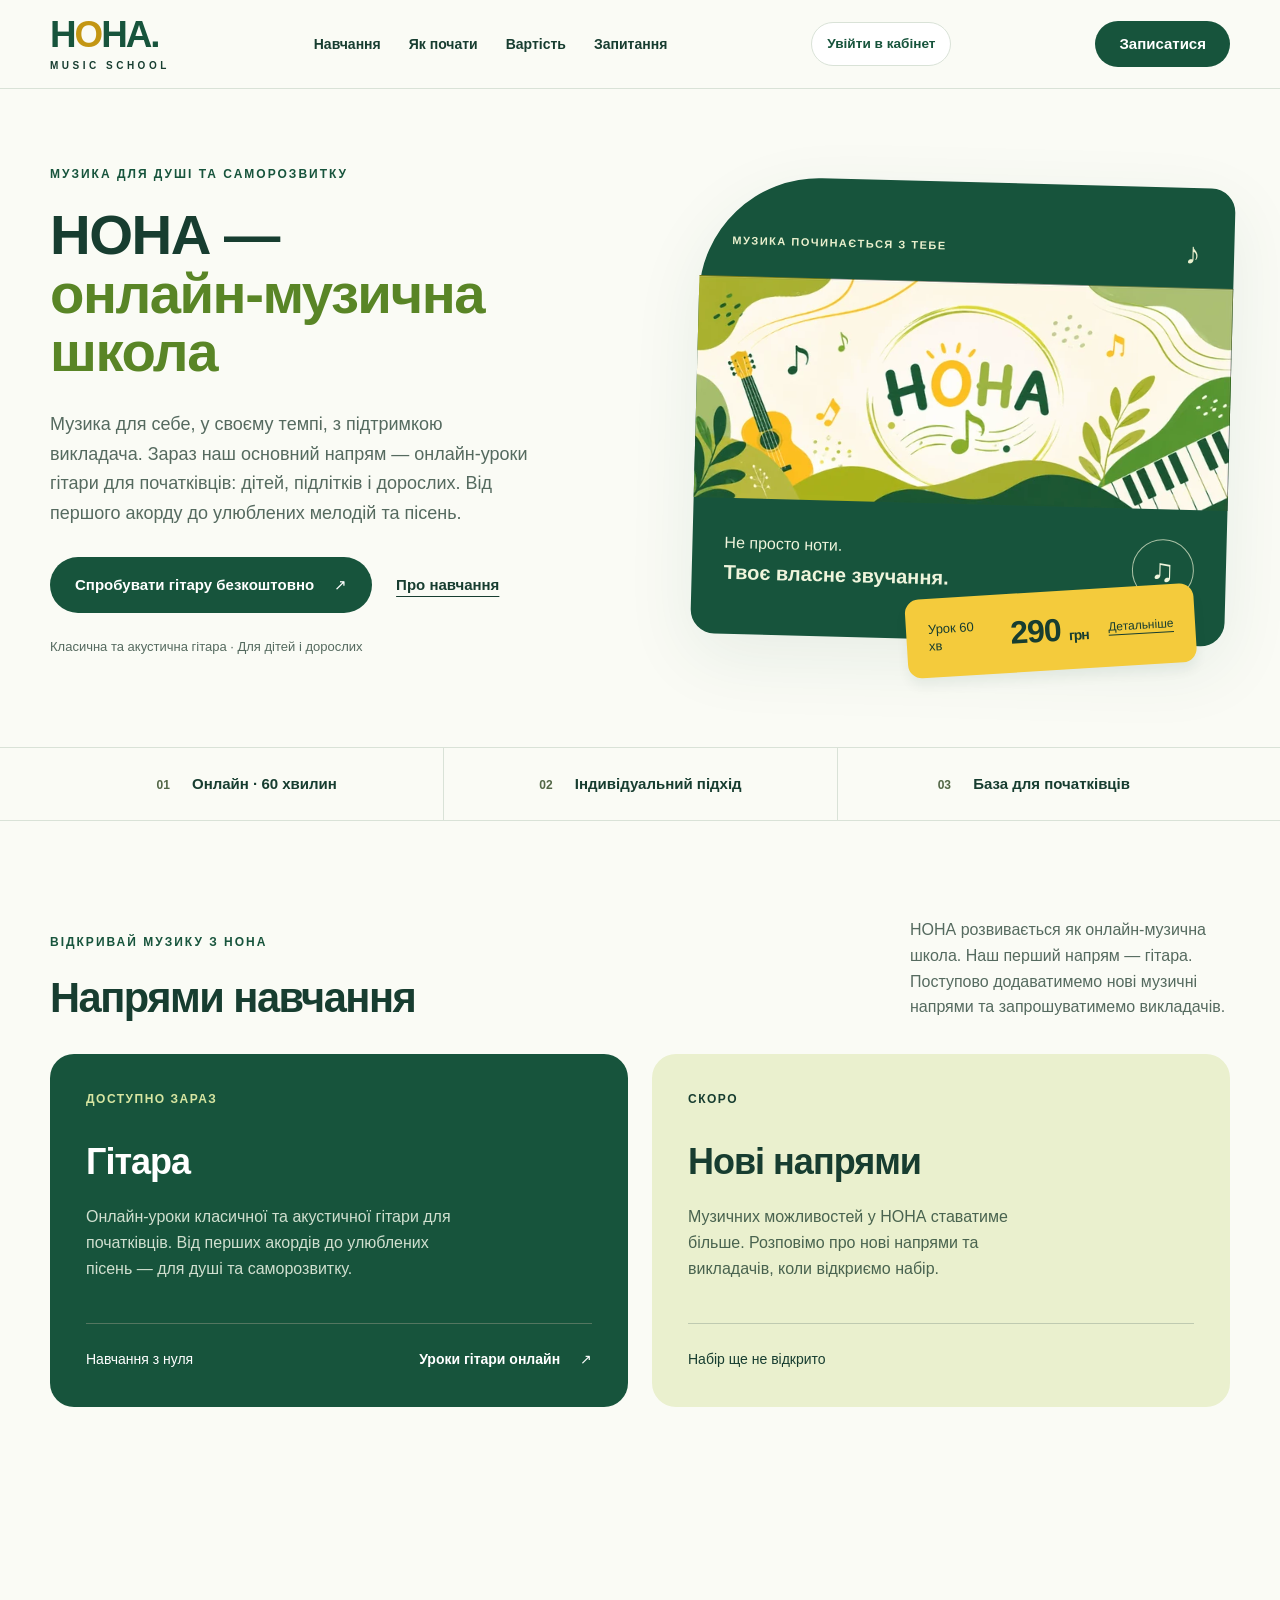
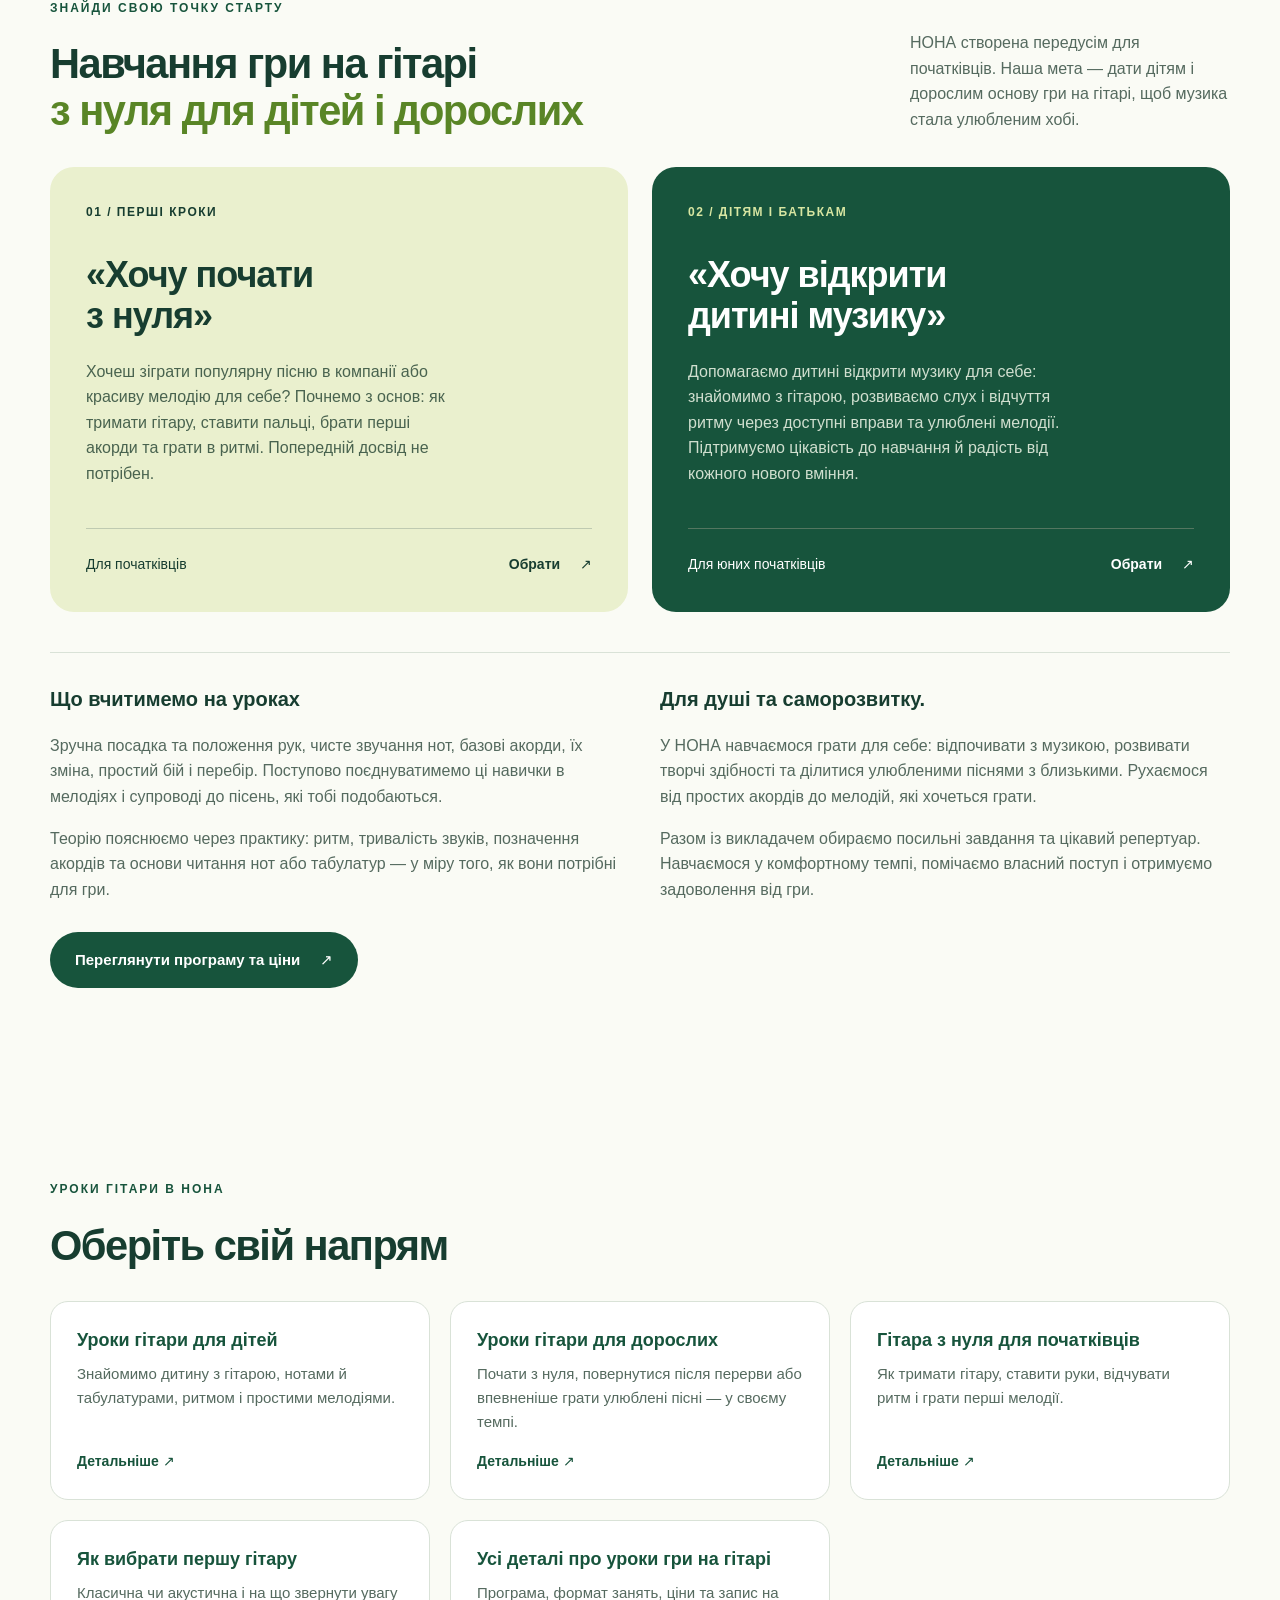
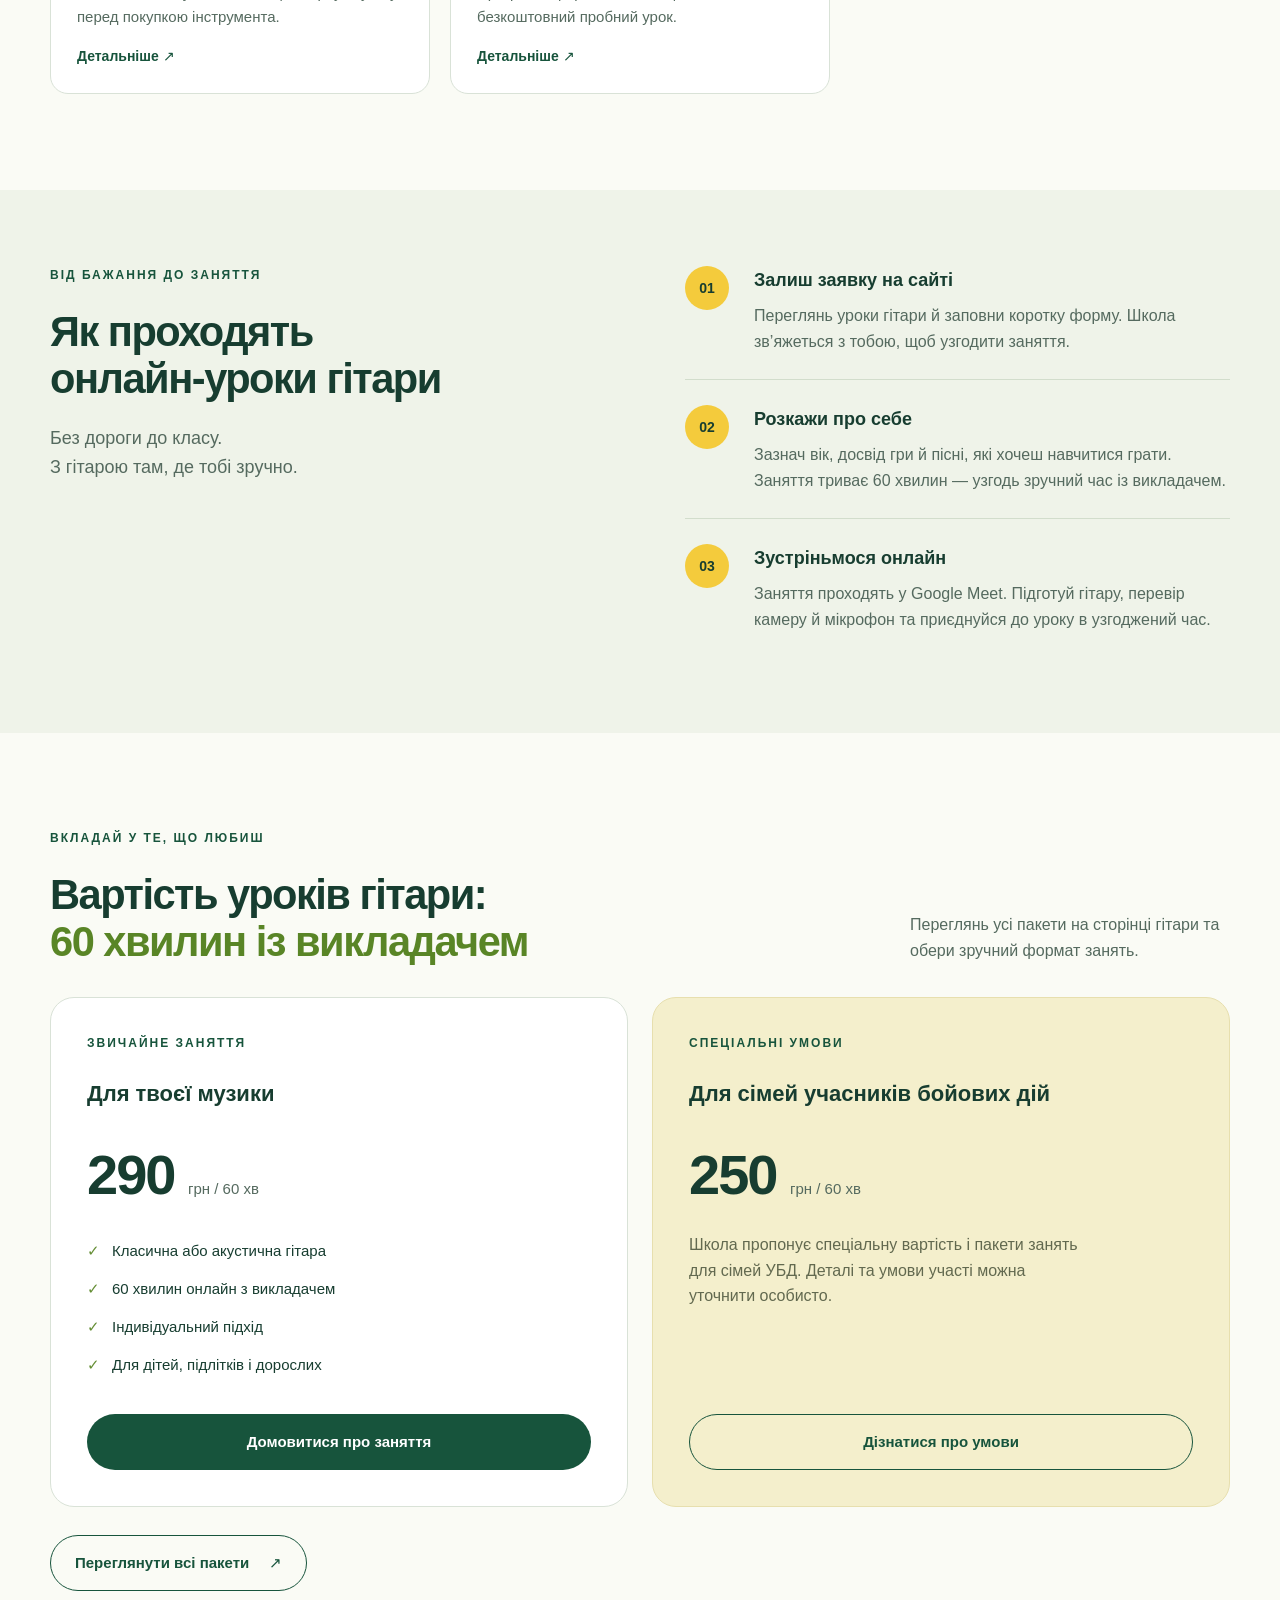
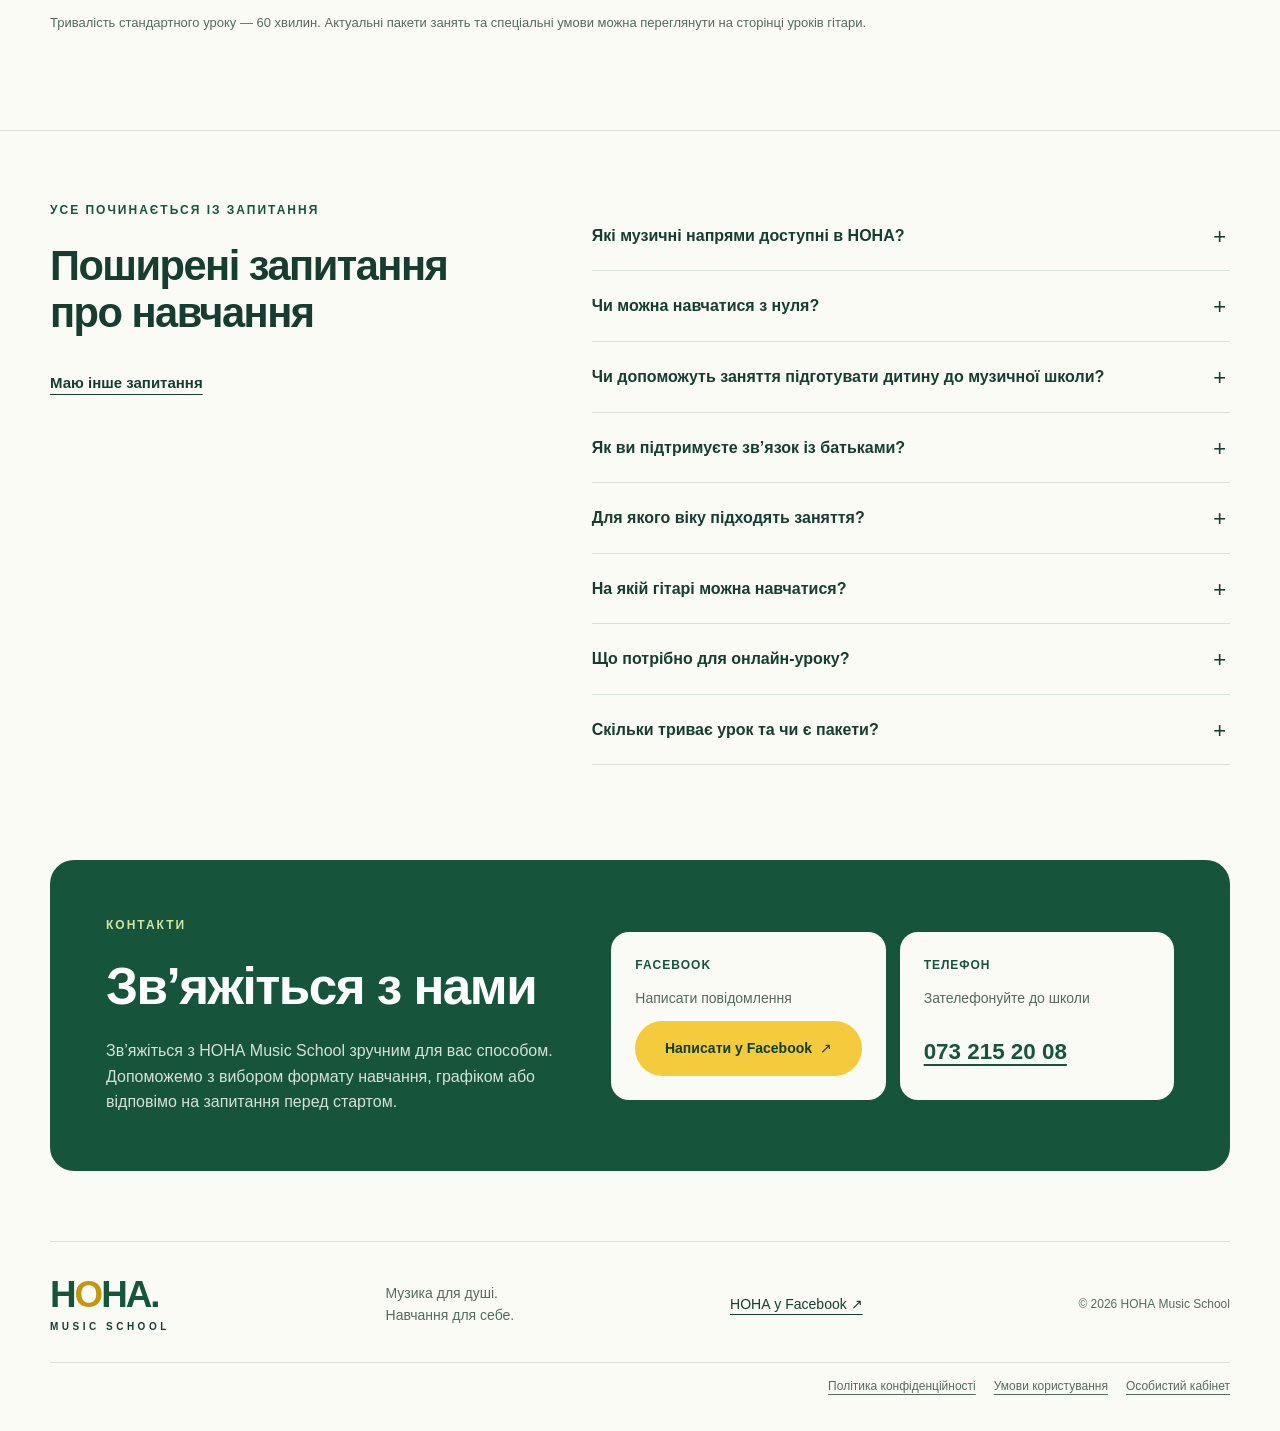
<file: index.html>
<!doctype html>
<html lang="uk">
  <head>
<!-- Google tag (gtag.js) -->
<script async src="https://www.googletagmanager.com/gtag/js?id=G-H3QLF10CVM"></script>
<script>
  window.dataLayer = window.dataLayer || [];
  function gtag(){dataLayer.push(arguments);}
  try { var nonaInternal = new URLSearchParams(location.search).get('nona_internal'); if (nonaInternal === '1') localStorage.setItem('nona_internal', '1'); else if (nonaInternal === '0') localStorage.removeItem('nona_internal'); } catch(e){}
  gtag('js', new Date());

  gtag('config', 'G-H3QLF10CVM', (()=>{ try { return localStorage.getItem('nona_internal')==='1' ? { traffic_type: 'internal' } : {}; } catch(e){ return {}; } })());
</script>    <meta charset="utf-8" />
    <meta name="viewport" content="width=device-width, initial-scale=1" />
    <meta name="theme-color" content="#17543c" />
    <link rel="describedby" href="llms.txt" type="text/plain" />
    <link rel="canonical" href="https://nonaschool.com.ua/" />
    <title>НОНА — онлайн-музична школа для дітей і дорослих</title>
    <meta
      name="description"
      content="НОНА — онлайн-музична школа для душі та саморозвитку. Зараз навчаємо гри на гітарі в Google Meet: діти, підлітки й дорослі, з нуля."
    />
    <meta property="og:type" content="website" />
    <meta property="og:locale" content="uk_UA" />
    <meta property="og:url" content="https://nonaschool.com.ua/" />
    <meta property="og:site_name" content="НОНА Music School" />
    <meta property="og:image" content="https://nonaschool.com.ua/assets/school-cover.png" />
    <meta property="og:image:type" content="image/png" />
    <meta property="og:image:width" content="960" />
    <meta property="og:image:height" content="399" />
    <meta property="og:image:alt" content="НОНА — музична школа: гітара, клавіші та ноти" />
    <meta name="twitter:card" content="summary_large_image" />
    <meta name="twitter:image" content="https://nonaschool.com.ua/assets/school-cover.png" />
    <meta name="twitter:image:alt" content="НОНА — музична школа: гітара, клавіші та ноти" />
    <meta name="robots" content="max-image-preview:large" />
    <meta
      property="og:title"
      content="НОНА — онлайн-музична школа для дітей і дорослих"
    />
    <meta
      property="og:description"
      content="НОНА — онлайн-музична школа для душі та саморозвитку. Зараз навчаємо гри на гітарі в Google Meet: діти, підлітки й дорослі, з нуля."
    />
    <link rel="icon" href="/assets/favicon.png" type="image/png" sizes="96x96" />
    <!-- Inline stylesheet avoids a render-blocking request. Keep in sync with styles.css. -->
    <style>
:root {
  --green: #17543c;
  --dark: #103d2c;
  --ink: #173d30;
  --yellow: #f4cb3c;
  --lime: #eaf0ce;
  --paper: #fafbf5;
  --muted: #556a5f;
  --line: #d9e2d7;
  --radius: 24px;
  font-family: Arial, "Segoe UI", sans-serif;
  color: var(--ink);
  background: var(--paper);
  font-synthesis: none;
}
* {
  box-sizing: border-box;
}
html {
  scroll-behavior: smooth;
  scroll-padding-top: 100px;
}
body {
  margin: 0;
  font-size: 16px;
  line-height: 1.6;
}
a {
  color: inherit;
}
button,
a,
summary {
  -webkit-tap-highlight-color: transparent;
}
button {
  font: inherit;
}
img {
  display: block;
  max-width: 100%;
  height: auto;
}
.wrap {
  width: min(1180px, calc(100% - 64px));
  margin-inline: auto;
}
.skip {
  position: fixed;
  top: -80px;
  left: 16px;
  z-index: 100;
  background: var(--yellow);
  padding: 12px 20px;
}
.skip:focus {
  top: 12px;
}
:focus-visible {
  outline: 3px solid #dd9818;
  outline-offset: 5px;
}
.header {
  background: #fafbf5f5;
  border-bottom: 1px solid var(--line);
  position: sticky;
  top: 0;
  z-index: 20;
  backdrop-filter: blur(10px);
}
.header-inner {
  min-height: 88px;
  display: flex;
  align-items: center;
  justify-content: space-between;
  gap: 28px;
}
.brand {
  display: inline-flex;
  flex-direction: column;
  text-decoration: none;
  flex-shrink: 0;
  line-height: 1;
}
.wordmark {
  font-weight: 900;
  font-size: 2.3rem;
  letter-spacing: -2px;
  color: var(--green);
}
.wordmark > span {
  color: #c39613;
}
.wordmark .brand-dot {
  color: var(--green);
}
.brand-caption {
  font-size: 0.625rem;
  letter-spacing: 3.5px;
  font-weight: 700;
  margin-top: 8px;
}
nav {
  display: flex;
  gap: 28px;
  font-size: 0.875rem;
  font-weight: 600;
}
nav a {
  text-decoration: none;
}
nav a:hover {
  color: #a0760a;
}
.button {
  display: inline-flex;
  justify-content: center;
  align-items: center;
  gap: 20px;
  min-height: 56px;
  padding: 15px 24px;
  background: var(--green);
  color: white;
  border: 1px solid transparent;
  border-radius: 100px;
  font-weight: 700;
  font-size: 0.9375rem;
  text-decoration: none;
  transition:
    background 0.18s,
    transform 0.18s;
}
.button:hover {
  background: var(--dark);
  transform: translateY(-2px);
}
.button-small {
  min-height: 44px;
  padding: 10px 23px;
}
.header-login { display: inline-flex; align-items: center; justify-content: center; flex-shrink: 0; min-height: 44px; padding: 9px 15px; border: 1px solid var(--line); border-radius: 100px; background: #fff; color: var(--green); font-size: .85rem; font-weight: 700; text-decoration: none; white-space: nowrap; }
.header-login:hover { background: var(--lime); }
.mobile-menu > nav .menu-login { margin-top: 8px; border-top: 1px solid var(--line); border-radius: 0; color: var(--green); font-weight: 700; }
.mobile-menu {
  display: none;
}
.home-mobile-action-bar,
.hero-free-trial-note {
  display: none;
}
.hero {
  display: grid;
  grid-template-columns: 1.08fr 1fr;
  align-items: center;
  gap: 70px;
  padding-block: 76px 90px;
}
.eyebrow {
  font-size: 0.75rem;
  font-weight: 700;
  letter-spacing: 2px;
  margin: 0 0 22px;
  color: var(--green);
}
h1,
h2,
h3,
p {
  margin-top: 0;
}
h1 {
  font-size: clamp(2.5rem, 4.4vw, 3.7rem);
  line-height: 1.04;
  letter-spacing: -1.5px;
  font-weight: 800;
  margin-bottom: 28px;
}
h1 > span {
  color: #598526;
}
h2 {
  font-size: clamp(2rem, 3.25vw, 2.65rem);
  line-height: 1.14;
  letter-spacing: -1.5px;
  margin-bottom: 22px;
}
h2 > span {
  color: #598526;
}
.lead {
  font-size: 1.125rem;
  line-height: 1.65;
  color: var(--muted);
  max-width: 490px;
  margin-bottom: 28px;
}
.hero-actions {
  display: flex;
  align-items: center;
  gap: 24px;
  flex-wrap: wrap;
}
.text-link {
  font-size: 0.9375rem;
  font-weight: 700;
  text-underline-offset: 6px;
}
.hero-note {
  font-size: 0.8125rem;
  color: var(--muted);
  margin-top: 24px;
  margin-bottom: 0;
}
.hero-art {
  border-radius: 120px 24px 24px 24px;
  background: var(--green);
  position: relative;
  padding-top: 50px;
  box-shadow: 0 22px 70px #17543c15;
  transform: rotate(1.5deg);
}
.art-top {
  display: flex;
  align-items: center;
  justify-content: space-between;
  color: #eaf0ce;
  padding: 0 32px 20px;
  font-size: 0.6875rem;
  letter-spacing: 1.5px;
  font-weight: 700;
}
.art-top > span:last-child {
  font-size: 1.9rem;
  line-height: 1;
}
.cover {
  width: 100%;
  aspect-ratio: 960/399;
  object-fit: cover;
}
.art-bottom {
  padding: 30px 32px 44px;
  display: flex;
  justify-content: space-between;
  align-items: center;
  color: #eff4dc;
}
.art-bottom p {
  margin: 0;
  font-size: 1rem;
}
.art-bottom strong {
  font-size: 1.25rem;
}
.round-note {
  width: 62px;
  height: 62px;
  border: 1px solid #abc2a6;
  border-radius: 50%;
  display: grid;
  place-items: center;
  font-size: 2rem;
}
.lesson-tag {
  position: absolute;
  bottom: -28px;
  right: 28px;
  background: var(--yellow);
  color: var(--ink);
  padding: 14px 22px;
  border-radius: 14px;
  display: flex;
  align-items: center;
  gap: 20px;
  transform: rotate(-5deg);
  box-shadow: 0 8px 12px #133c2910;
}
.lesson-tag > span {
  font-size: 0.8125rem;
  max-width: 62px;
  line-height: 1.3;
}
.lesson-tag strong {
  font-size: 2rem;
  letter-spacing: -1px;
  white-space: nowrap;
}
.lesson-tag small {
  font-size: 0.875rem;
}
.lesson-tag a {
  font-size: 0.75rem;
  text-underline-offset: 4px;
}
.benefits {
  border-top: 1px solid var(--line);
  border-bottom: 1px solid var(--line);
}
.benefit-grid {
  display: grid;
  grid-template-columns: repeat(3, 1fr);
}
.benefit-grid p {
  padding: 24px 16px;
  margin: 0;
  text-align: center;
  font-size: 0.9375rem;
  font-weight: 600;
}
.benefit-grid p + p {
  border-left: 1px solid var(--line);
}
.benefit-grid span {
  font-size: 0.75rem;
  color: #536747;
  margin-right: 18px;
}
.section {
  padding-block: 96px;
}
.section-head {
  display: flex;
  justify-content: space-between;
  align-items: flex-end;
  gap: 40px;
  margin-bottom: 32px;
}
.section-head h2 {
  margin-bottom: 0;
}
.section-head > p {
  max-width: 320px;
  color: var(--muted);
  margin-bottom: 2px;
}
.learning-grid {
  display: grid;
  grid-template-columns: 1fr 1fr;
  gap: 24px;
}
.learning-card {
  border-radius: var(--radius);
  padding: 36px;
  background: var(--lime);
  display: flex;
  flex-direction: column;
}
.card-number {
  font-size: 0.75rem;
  letter-spacing: 1.5px;
  font-weight: 700;
}
.learning-card h3 {
  font-size: 2.25rem;
  line-height: 1.15;
  letter-spacing: -1px;
  margin: 32px 0 22px;
}
.learning-card p {
  max-width: 380px;
  color: #49634f;
}
.learning-more {
  margin-top: 30px;
}
.card-footer {
  margin-top: 26px;
  padding-top: 24px;
  border-top: 1px solid #bfcab1;
  display: flex;
  align-items: center;
  justify-content: space-between;
  gap: 12px;
  font-size: 0.875rem;
}
.card-footer a {
  font-weight: 700;
  text-decoration: none;
}
.card-footer a span {
  margin-left: 16px;
}
.dark {
  background: var(--green);
  color: #fff;
}
.dark p {
  color: #d0dfcf;
}
.dark .card-number {
  color: #d8e6a2;
}
.dark .card-footer {
  border-color: #547660;
}
.how-section {
  padding-block: 76px;
  background: #eff3e9;
}
.how-layout {
  display: grid;
  grid-template-columns: 1fr 1fr;
  gap: 90px;
}
.muted {
  color: var(--muted);
  font-size: 1.125rem;
}
.steps {
  list-style: none;
  padding: 0;
  margin: 0;
}
.steps li {
  display: flex;
  gap: 25px;
  padding-bottom: 25px;
}
.steps li + li {
  padding-top: 25px;
  border-top: 1px solid #d2ddcc;
}
.steps li > span {
  flex: none;
  width: 44px;
  height: 44px;
  display: grid;
  place-items: center;
  background: var(--yellow);
  border-radius: 50%;
  font-weight: 700;
  font-size: 0.875rem;
}
.steps h3 {
  font-size: 1.125rem;
  margin-bottom: 8px;
}
.steps p {
  margin: 0;
  color: var(--muted);
}
.price-grid {
  display: grid;
  grid-template-columns: 1fr 1fr;
  gap: 24px;
}
.price-card {
  padding: 36px;
  border: 1px solid var(--line);
  border-radius: var(--radius);
  background: white;
  display: flex;
  flex-direction: column;
}
.price-card h3 {
  font-size: 1.375rem;
  margin-bottom: 12px;
}
.price {
  font-size: 3.5rem;
  line-height: 1.2;
  letter-spacing: -2px;
  font-weight: 800;
  margin: 18px 0 24px;
}
.price > span {
  font-size: 0.9375rem;
  letter-spacing: 0;
  font-weight: 400;
  color: var(--muted);
}
.price-card ul {
  padding: 0;
  list-style: none;
  margin: 0 0 30px;
}
.price-card li {
  padding-block: 7px;
  font-size: 0.9375rem;
}
.price-card li:before {
  content: "✓";
  color: #658e35;
  margin-right: 12px;
}
.price-card .button {
  margin-top: auto;
}
.special {
  background: #f4efcc;
  border-color: #e7dfae;
}
.special > p:not(.eyebrow):not(.price) {
  color: #62694f;
  max-width: 390px;
  margin-bottom: 32px;
}
.button-outline {
  background: transparent;
  border-color: var(--green);
  color: var(--green);
}
.button-outline:hover {
  color: white;
}
.price-note {
  font-size: 0.8125rem;
  max-width: 840px;
  color: var(--muted);
  margin: 22px 0 0;
}
.price-more {
  margin-top: 28px;
}
.faq-section {
  border-top: 1px solid var(--line);
  padding-block: 70px;
}
.faq-layout {
  display: grid;
  grid-template-columns: 0.85fr 1.15fr;
  gap: 70px;
}
.faq-layout .text-link {
  display: inline-block;
  margin-top: 12px;
}
.faq-list details {
  border-bottom: 1px solid var(--line);
}
.faq-list summary {
  cursor: pointer;
  list-style: none;
  font-size: 1rem;
  font-weight: 700;
  padding: 22px 30px 22px 0;
  position: relative;
}
.faq-list summary::-webkit-details-marker {
  display: none;
}
.faq-list summary:after {
  content: "+";
  font-size: 1.375rem;
  position: absolute;
  right: 4px;
  top: 18px;
  font-weight: 400;
}
.faq-list details[open] summary:after {
  content: "−";
}
.faq-list details p {
  color: var(--muted);
  padding-right: 28px;
  margin: 0 0 24px;
}
.contact-section {
  padding-block: 25px 70px;
}
.contact-card {
  background: var(--green);
  color: white;
  border-radius: var(--radius);
  padding: 56px;
  display: grid;
  grid-template-columns: minmax(0, 0.9fr) minmax(0, 1.1fr);
  gap: 45px;
  align-items: center;
}
.contact-card .eyebrow {
  color: #d5e5a0;
}
.contact-card h2 {
  font-size: clamp(2.25rem, 4vw, 3.4rem);
}
.contact-card p:not(.eyebrow) {
  color: #d5e1d8;
  margin-bottom: 0;
}
.contact-options {
  display: grid;
  grid-template-columns: repeat(2, minmax(0, 1fr));
  gap: 14px;
}
.contact-option {
  min-width: 0;
  display: flex;
  flex-direction: column;
  align-items: flex-start;
  gap: 12px;
  padding: 24px;
  border-radius: 18px;
  background: var(--paper);
  color: var(--ink);
}
.contact-option-label {
  color: var(--green);
  font-size: 0.75rem;
  font-weight: 800;
  letter-spacing: 0.08em;
  text-transform: uppercase;
}
.contact-card .contact-option p {
  flex: 1;
  margin: 0;
  color: var(--muted);
  font-size: 0.875rem;
}
.contact-option .button {
  width: 100%;
  min-height: 48px;
  gap: 8px;
  padding-inline: 15px;
  font-size: 0.875rem;
  white-space: nowrap;
}
.contact-phone-link {
  display: inline-flex;
  align-items: center;
  min-height: 48px;
  color: var(--green);
  font-size: clamp(1.15rem, 1.8vw, 1.4rem);
  font-weight: 800;
  text-underline-offset: 5px;
}
.button-yellow {
  background: var(--yellow);
  color: var(--dark);
}
.button-yellow:hover {
  background: #ffe06a;
}
.footer {
  border-top: 1px solid var(--line);
  padding-block: 35px;
  display: flex;
  flex-wrap: wrap;
  align-items: center;
  justify-content: space-between;
  gap: 30px;
}
.footer p {
  color: var(--muted);
  font-size: 0.875rem;
  margin: 0;
}
.footer > a:not(.brand) {
  font-size: 0.875rem;
  text-underline-offset: 5px;
}
.footer small {
  color: var(--muted);
  font-size: 0.75rem;
}
.footer-legal { display: flex; flex: 0 0 100%; justify-content: flex-end; gap: 18px; padding-top: 14px; border-top: 1px solid var(--line); }
.footer-legal a { color: var(--muted); font-size: .75rem; font-weight: 400; text-decoration: underline; text-underline-offset: 4px; }
@media (max-width: 1180px) {
  .contact-card {
    grid-template-columns: 1fr;
  }
}
@media (max-width: 1000px) {
  .hero {
    gap: 35px;
  }
  .header-inner {
    gap: 20px;
  }
  nav {
    gap: 18px;
  }
  .hero-art {
    border-top-left-radius: 70px;
  }
  .lesson-tag {
    right: 10px;
    gap: 12px;
  }
  .how-layout,
  .faq-layout {
    gap: 40px;
  }
  .contact-card {
    padding: 36px;
    grid-template-columns: 1fr;
  }
  .header-cta {
    display: none;
  }
}
@media (max-width: 720px) {
  .home-page {
    padding-bottom: calc(84px + env(safe-area-inset-bottom));
  }
  .home-mobile-action-bar {
    position: fixed;
    right: 0;
    bottom: 0;
    left: 0;
    z-index: 40;
    display: block;
    padding: 10px max(16px, env(safe-area-inset-right)) calc(10px + env(safe-area-inset-bottom)) max(16px, env(safe-area-inset-left));
    border-top: 1px solid var(--line);
    background: #fff;
    box-shadow: 0 -8px 22px #103d2c16;
  }
  .home-mobile-action-bar a {
    display: flex;
    min-height: 48px;
    align-items: center;
    justify-content: center;
    padding: 9px 16px;
    border-radius: 100px;
    background: var(--green);
    color: #fff;
    font-size: .9rem;
    font-weight: 700;
    line-height: 1.2;
    text-align: center;
    text-decoration: none;
    touch-action: manipulation;
  }
  .wrap {
    width: calc(100% - 40px);
  }
  .header-inner {
    min-height: 76px;
    flex-wrap: wrap;
    padding-block: 12px;
  }
  .wordmark {
    font-size: 2rem;
  }
  .menu-toggle {
    display: flex;
    gap: 14px;
    align-items: center;
    background: transparent;
    border: 1px solid var(--line);
    border-radius: 8px;
    padding: 10px 14px;
    color: var(--green);
    font-size: 0.875rem;
  }
  .menu-toggle span {
    font-size: 1rem;
  }
  nav {
    width: 100%;
    order: 3;
    flex-wrap: wrap;
    padding: 8px 0 12px;
    gap: 12px 24px;
  }
  .desktop-navigation { display: none; }
  .header-login { display: none; }
  .mobile-menu { display: block; margin-left: auto; }
  .mobile-menu > summary { cursor: pointer; list-style: none; min-height: 44px; touch-action: manipulation; }
  .mobile-menu > summary::-webkit-details-marker { display: none; }
  .mobile-menu > summary::marker { content: ""; }
  .mobile-menu[open] > summary { background: var(--lime); border-color: var(--green); }
  .mobile-menu:not([open]) > nav { display: none; }
  .mobile-menu > nav {
    position: absolute; top: 100%; left: 0; width: 100%;
    display: grid; gap: 0; padding: 12px 20px;
    max-height: calc(100dvh - 100px); overflow-y: auto;
    background: var(--paper); border-bottom: 1px solid var(--line);
    box-shadow: 0 14px 22px #103d2c16;
  }
  .mobile-menu > nav a { display: block; padding: 12px; min-height: 44px; border-radius: 8px; }
  .mobile-menu > nav a:hover, .mobile-menu > nav a:focus-visible { background: var(--lime); }

  .hero {
    grid-template-columns: 1fr;
    padding-block: 44px 70px;
    gap: 45px;
  }
  h1 {
    font-size: clamp(2rem, 8.2vw, 3.7rem);
    letter-spacing: -1px;
  }
  .lead {
    font-size: 1rem;
  }
  .hero-note {
    font-size: 0.75rem;
    margin-top: 10px;
  }
  .hero-free-trial-note {
    display: block;
    margin: 14px 0 0;
    color: var(--green);
    font-size: .9rem;
    font-weight: 700;
  }
  .hero-art {
    max-width: 500px;
    width: 100%;
    margin: auto;
    transform: none;
    padding-top: 26px;
    border-top-left-radius: 65px;
  }
  .art-top {
    padding-inline: 26px;
  }
  .art-bottom {
    padding: 24px 26px 42px;
  }
  .lesson-tag {
    bottom: -23px;
    right: 18px;
  }
  .benefit-grid {
    grid-template-columns: 1fr;
  }
  .benefit-grid p {
    padding: 15px 4px;
    text-align: left;
  }
  .benefit-grid p + p {
    border-left: none;
    border-top: 1px solid var(--line);
  }
  .section {
    padding-block: 60px;
  }
  .section-head {
    display: block;
    margin-bottom: 28px;
  }
  .section-head > p {
    margin-top: 22px;
    max-width: 100%;
  }
  .learning-grid,
  .price-grid,
  .how-layout,
  .faq-layout,
  .contact-card {
    grid-template-columns: 1fr;
  }
  .learning-card,
  .price-card {
    padding: 28px;
  }
  .learning-card h3 {
    font-size: 2rem;
  }
  .how-section,
  .faq-section {
    padding-block: 55px;
  }
  .how-layout {
    gap: 24px;
  }
  .faq-layout {
    gap: 24px;
  }
  .contact-section {
    padding-bottom: 44px;
  }
  .contact-card {
    padding: 30px 24px;
    gap: 30px;
  }
  .contact-options {
    grid-template-columns: 1fr;
  }
  .contact-option {
    padding: 20px;
  }
  .footer {
    display: grid;
    grid-template-columns: 1fr 1fr;
    gap: 24px;
  }
  .footer small {
    grid-column: 1/-1;
  }
  .footer-legal { grid-column: 1/-1; justify-content: flex-start; flex-wrap: wrap; }
  .hero-actions {
    gap: 20px;
  }
  .eyebrow {
    font-size: 0.75rem;
    letter-spacing: 1.4px;
  }
  .price {
    font-size: 3rem;
  }
}
@media (max-width: 400px) {
  .footer-legal { flex-direction: column; align-items: flex-start; gap: 8px; }
}
@media (prefers-reduced-motion: reduce) {
  html {
    scroll-behavior: auto;
  }
  * {
    transition: none !important;
  }
}
@media print {
  .header,
  .contact-options,
  .menu-toggle,
  .skip {
    display: none;
  }
  .hero,
  .how-layout,
  .faq-layout {
    display: block;
  }
  .hero-art {
    max-width: 500px;
    margin: 30px auto;
  }
  .section,
  .how-section,
  .faq-section {
    padding-block: 24px;
  }
  .contact-card {
    background: white;
    color: black;
  }
  .contact-card p:not(.eyebrow) {
    color: black;
  }
}

.learning-details { display: grid; grid-template-columns: 1fr 1fr; gap: 40px; margin-top: 40px; padding-top: 32px; border-top: 1px solid var(--line); }
.learning-details h3 { font-size: 1.25rem; line-height: 1.4; }
.learning-details p { color: var(--muted); }
.learning-details p:last-child { margin-bottom: 0; }
@media (max-width: 720px) { .learning-details { grid-template-columns: 1fr; gap: 28px; } }

.direction-grid { display: grid; grid-template-columns: repeat(3, minmax(0, 1fr)); gap: 20px; margin: 0; padding: 0; list-style: none; }
.direction-card { display: flex; flex-direction: column; gap: 10px; height: 100%; padding: 26px; border: 1px solid var(--line); border-radius: 18px; background: #fff; text-decoration: none; transition: border-color 0.18s, transform 0.18s; }
.direction-card:hover { border-color: var(--green); transform: translateY(-2px); }
.direction-card h3 { margin: 0; color: var(--green); font-size: 1.125rem; line-height: 1.35; }
.direction-card p { margin: 0; color: var(--muted); font-size: 0.9375rem; }
.direction-more { margin-top: auto; padding-top: 6px; color: var(--green); font-size: 0.875rem; font-weight: 700; }
@media (max-width: 1000px) { .direction-grid { grid-template-columns: repeat(2, minmax(0, 1fr)); } }
@media (max-width: 720px) { .direction-grid { grid-template-columns: 1fr; gap: 14px; } .direction-card { padding: 22px; } }

    </style>
    <script src="script.js?v=6" defer></script>
    <script src="assets/js/track.js?v=1" defer></script>
    <script type="application/ld+json">
{
  "@context": "https://schema.org",
  "@graph": [
    {
      "@type": "EducationalOrganization",
      "@id": "./#school",
      "name": "НОНА Music School",
      "telephone": "+380732152008",
      "url": "./",
      "description": "НОНА — онлайн-музична школа для душі та саморозвитку. Поточний напрям — онлайн-уроки класичної та акустичної гітари для початківців: дітей, підлітків і дорослих.",
      "sameAs": [
        "https://www.facebook.com/profile.php?id=61580238429267"
      ]
    },
    {
      "@type": "Course",
      "@id": "./#guitar-course",
      "name": "Онлайн-уроки гітари для початківців",
      "url": "./#learning",
      "description": "Базове навчання гри на класичній та акустичній гітарі для дітей, підлітків і дорослих: положення рук, акорди, ритм, бій, перебір та улюблені мелодії. Заняття триває 60 хвилин.",
      "provider": {
        "@id": "./#school"
      },
      "educationalLevel": "Початковий",
      "coursePrerequisites": "Попередній досвід гри та знання нот не потрібні. Для онлайн-уроку потрібні гітара, інтернет і пристрій із камерою та мікрофоном.",
      "teaches": [
        "Базові акорди та їх зміна",
        "Ритм, простий бій і перебір",
        "Гра мелодій та супроводу до пісень"
      ],
      "hasCourseInstance": {
        "@type": "CourseInstance",
        "courseMode": "online",
        "courseSchedule": {
          "@type": "Schedule",
          "duration": "PT60M"
        },
        "description": "Онлайн-заняття в Google Meet по 60 хвилин. Графік і програму узгоджують із викладачем."
      }
    },
    {
      "@type": "FAQPage",
      "@id": "./#questions",
      "url": "./#questions",
      "inLanguage": "uk",
      "mainEntity": [
        {
          "@type": "Question",
          "name": "Які музичні напрями доступні в НОНА?",
          "acceptedAnswer": {
            "@type": "Answer",
            "text": "Зараз у НОНА доступні онлайн-уроки класичної та акустичної гітари. Нові музичні напрями будемо додавати поступово."
          }
        },
        {
          "@type": "Question",
          "name": "Чи можна навчатися з нуля?",
          "acceptedAnswer": {
            "@type": "Answer",
            "text": "Так, саме для початківців передусім створена НОНА. Не потрібно заздалегідь знати ноти чи вміти брати акорди. Поступово освоюватимеш базові навички на вправах, мелодіях і піснях."
          }
        },
        {
          "@type": "Question",
          "name": "Чи допоможуть заняття підготувати дитину до музичної школи?",
          "acceptedAnswer": {
            "@type": "Answer",
            "text": "НОНА — це заняття музикою для душі та саморозвитку. Допомагаємо дитині познайомитися з гітарою, розвивати слух і відчуття ритму та грати улюблені мелодії. Наша програма орієнтована на задоволення від музики й поступовий розвиток, а не на підготовку до вступних іспитів."
          }
        },
        {
          "@type": "Question",
          "name": "Як ви підтримуєте зв’язок із батьками?",
          "acceptedAnswer": {
            "@type": "Answer",
            "text": "Щоб узгодити організаційні питання або обговорити навчання дитини, зателефонуйте до школи за номером 073 215 20 08 чи напишіть нам у Facebook. Уроки проводимо в Google Meet."
          }
        },
        {
          "@type": "Question",
          "name": "Для якого віку підходять заняття?",
          "acceptedAnswer": {
            "@type": "Answer",
            "text": "Онлайн-уроки гітари у НОНА підходять дітям, підліткам і дорослим. Верхнього вікового обмеження немає. Програму та темп занять викладач підбирає відповідно до віку, досвіду та цілей учня."
          }
        },
        {
          "@type": "Question",
          "name": "На якій гітарі можна навчатися?",
          "acceptedAnswer": {
            "@type": "Answer",
            "text": "Школа проводить онлайн-уроки класичної та акустичної гітари. Якщо ще обираєш інструмент, напиши про це перед записом."
          }
        },
        {
          "@type": "Question",
          "name": "Що потрібно для онлайн-уроку?",
          "acceptedAnswer": {
            "@type": "Answer",
            "text": "Уроки проводимо в Google Meet. Для заняття потрібні гітара, стабільний інтернет і комп’ютер, планшет або телефон із камерою та мікрофоном. Перед уроком перевір звук і встанови камеру так, щоб викладач бачив руки та інструмент."
          }
        },
        {
          "@type": "Question",
          "name": "Скільки триває урок та чи є пакети?",
          "acceptedAnswer": {
            "@type": "Answer",
            "text": "Один урок триває 60 хвилин. Умови пакетів занять, святкових акцій та зручний графік уточни у школи під час запису."
          }
        }
      ]
    }
  ]
}
    </script>
  </head>
  <body class="home-page">
    <a class="skip" href="#main">Перейти до змісту</a>
    <header class="header">
      <div class="wrap header-inner">
        <a class="brand" href="#"
          ><span class="wordmark"
            >Н<span>О</span>НА<span class="brand-dot">.</span></span
          ><span class="brand-caption">MUSIC SCHOOL</span></a
        >
        <nav class="desktop-navigation" aria-label="Головна навігація">
          <a href="#learning">Навчання</a><a href="#how">Як почати</a>
          <a href="#prices">Вартість</a><a href="#questions">Запитання</a>
        </nav>
        <a class="header-login" href="/login/">Увійти в кабінет</a>
        <details class="mobile-menu">
          <summary class="menu-toggle" aria-controls="navigation">
            Меню <span class="menu-icon" aria-hidden="true">☰</span>
          </summary>
          <nav id="navigation" aria-label="Мобільна навігація">
            <a href="#learning">Навчання</a><a href="#how">Як почати</a>
            <a href="#prices">Вартість</a><a href="#questions">Запитання</a>
            <a href="/guitar/#application">Записатися на урок</a>
            <a class="menu-login" href="/login/">Увійти в кабінет</a>
          </nav>
        </details>
        <a class="button button-small header-cta" href="/guitar/#application">Записатися</a>
      </div>
    </header>
    <nav class="home-mobile-action-bar" aria-label="Швидкий запис">
      <a href="/guitar/#application">Безкоштовний пробний урок</a>
    </nav>
    <main id="main">
      <section class="hero wrap" aria-labelledby="hero-title">
        <div class="hero-copy">
          <p class="eyebrow">МУЗИКА ДЛЯ ДУШІ ТА САМОРОЗВИТКУ</p>
          <h1 id="hero-title">НОНА —<br /> <span>онлайн-музична школа</span></h1>
          <p class="lead">
            Музика для себе, у своєму темпі, з підтримкою викладача. Зараз наш основний напрям — онлайн-уроки гітари для початківців: дітей, підлітків і дорослих. Від першого акорду до улюблених мелодій та пісень.
          </p>
          <div class="hero-actions">
            <a class="button" href="/guitar/#application"
              >Спробувати гітару безкоштовно <span aria-hidden="true">↗</span></a
            ><a class="text-link" href="#learning">Про навчання</a>
          </div>
          <p class="hero-free-trial-note">Пробний урок 30 хв — безкоштовно</p>
          <p class="hero-note">
            Класична та акустична гітара · Для дітей і дорослих
          </p>
        </div>
        <div class="hero-art">
          <div class="art-top">
            <span>МУЗИКА ПОЧИНАЄТЬСЯ З ТЕБЕ</span
            ><span aria-hidden="true">♪</span>
          </div>
          <img
            class="cover"
            src="assets/school-cover-960.webp"
            srcset="assets/school-cover-480.webp 480w, assets/school-cover-640.webp 640w, assets/school-cover-672.webp 672w, assets/school-cover-800.webp 800w, assets/school-cover-960.webp 960w"
            sizes="(max-width: 540px) calc(100vw - 40px), (max-width: 720px) 500px, (max-width: 1244px) 45vw, 534px"
            width="960"
            height="399"
            alt="Фірмова обкладинка НОНА Music School: гітара, ноти та зелено-жовтий логотип"
            fetchpriority="high"
          />
          <div class="art-bottom">
            <p>Не просто ноти.<br /><strong>Твоє власне звучання.</strong></p>
            <span class="round-note" aria-hidden="true">♫</span>
          </div>
          <div class="lesson-tag">
            <span>Урок 60 хв</span><strong>290 <small>грн</small></strong
            ><a href="#prices" aria-label="Детальніше про вартість занять"
              >Детальніше</a
            >
          </div>
        </div>
      </section>
      <div class="benefits">
        <div class="wrap benefit-grid">
          <p><span aria-hidden="true">01</span> Онлайн · 60 хвилин</p>
          <p><span aria-hidden="true">02</span> Індивідуальний підхід</p>
          <p><span aria-hidden="true">03</span> База для початківців</p>
        </div>
      </div>
      <section class="section wrap" id="directions" aria-labelledby="directions-title">
        <div class="section-head">
          <div>
            <p class="eyebrow">ВІДКРИВАЙ МУЗИКУ З НОНА</p>
            <h2 id="directions-title">Напрями навчання</h2>
          </div>
          <p>
            НОНА розвивається як онлайн-музична школа. Наш перший напрям — гітара.
            Поступово додаватимемо нові музичні напрями та запрошуватимемо викладачів.
          </p>
        </div>
        <div class="learning-grid">
          <article class="learning-card dark">
            <span class="card-number">ДОСТУПНО ЗАРАЗ</span>
            <h3>Гітара</h3>
            <p>
              Онлайн-уроки класичної та акустичної гітари для початківців.
              Від перших акордів до улюблених пісень — для душі та саморозвитку.
            </p>
            <div class="card-footer">
              <span>Навчання з нуля</span>
              <a href="/guitar/" aria-label="Детальніше про уроки гітари онлайн"
                >Уроки гітари онлайн <span aria-hidden="true">↗</span></a>
            </div>
          </article>
          <article class="learning-card">
            <span class="card-number">СКОРО</span>
            <h3>Нові напрями</h3>
            <p>
              Музичних можливостей у НОНА ставатиме більше. Розповімо про нові
              напрями та викладачів, коли відкриємо набір.
            </p>
            <div class="card-footer">
              <span>Набір ще не відкрито</span>
            </div>
          </article>
        </div>
      </section>
      <section
        class="section wrap"
        id="learning"
        aria-labelledby="learning-title"
      >
        <div class="section-head">
          <div>
            <p class="eyebrow">ЗНАЙДИ СВОЮ ТОЧКУ СТАРТУ</p>
            <h2 id="learning-title">Навчання гри на гітарі<br /><span>з нуля для дітей і дорослих</span></h2>
          </div>
          <p>
            НОНА створена передусім для початківців. Наша мета — дати дітям і дорослим основу гри на гітарі, щоб музика стала улюбленим хобі.
          </p>
        </div>
        <div class="learning-grid">
          <article class="learning-card">
            <span class="card-number">01 / ПЕРШІ КРОКИ</span>
            <h3>«Хочу почати<br />з нуля»</h3>
            <p>
              Хочеш зіграти популярну пісню в компанії або красиву мелодію для себе? Почнемо з основ: як тримати гітару, ставити пальці, брати перші акорди та грати в ритмі. Попередній досвід не потрібен.
            </p>
            <div class="card-footer">
              <span>Для початківців</span
              ><a href="/guitar/#application" aria-label="Обрати навчання з нуля"
                >Обрати <span aria-hidden="true">↗</span></a
              >
            </div>
          </article>
          <article class="learning-card dark">
            <span class="card-number">02 / ДІТЯМ І БАТЬКАМ</span>
            <h3>«Хочу відкрити<br />дитині музику»</h3>
            <p>
              Допомагаємо дитині відкрити музику для себе: знайомимо з гітарою, розвиваємо слух і відчуття ритму через доступні вправи та улюблені мелодії. Підтримуємо цікавість до навчання й радість від кожного нового вміння.
            </p>
            <div class="card-footer">
              <span>Для юних початківців</span
              ><a href="/guitar/#application" aria-label="Обрати навчання для дитини"
                >Обрати <span aria-hidden="true">↗</span></a
              >
            </div>
          </article>
        </div>
        <div class="learning-details">
          <article>
            <h3>Що вчитимемо на уроках</h3>
            <p>Зручна посадка та положення рук, чисте звучання нот, базові акорди, їх зміна, простий бій і перебір. Поступово поєднуватимемо ці навички в мелодіях і супроводі до пісень, які тобі подобаються.</p>
            <p>Теорію пояснюємо через практику: ритм, тривалість звуків, позначення акордів та основи читання нот або табулатур — у міру того, як вони потрібні для гри.</p>
          </article>
          <article>
            <h3>Для душі та саморозвитку.</h3>
            <p>У НОНА навчаємося грати для себе: відпочивати з музикою, розвивати творчі здібності та ділитися улюбленими піснями з близькими. Рухаємося від простих акордів до мелодій, які хочеться грати.</p>
            <p>Разом із викладачем обираємо посильні завдання та цікавий репертуар. Навчаємося у комфортному темпі, помічаємо власний поступ і отримуємо задоволення від гри.</p>
          </article>
        </div>
        <a class="button learning-more" href="/guitar/">Переглянути програму та ціни <span aria-hidden="true">↗</span></a>
      </section>
      <section class="section wrap" id="guitar-directions" aria-labelledby="guitar-directions-title">
        <div class="section-head">
          <div>
            <p class="eyebrow">УРОКИ ГІТАРИ В НОНА</p>
            <h2 id="guitar-directions-title">Оберіть свій напрям</h2>
          </div>
        </div>
        <ul class="direction-grid">
          <li>
            <a class="direction-card" href="/guitar/kids/">
              <h3>Уроки гітари для дітей</h3>
              <p>Знайомимо дитину з гітарою, нотами й табулатурами, ритмом і простими мелодіями.</p>
              <span class="direction-more" aria-hidden="true">Детальніше ↗</span>
            </a>
          </li>
          <li>
            <a class="direction-card" href="/guitar/adults/">
              <h3>Уроки гітари для дорослих</h3>
              <p>Почати з нуля, повернутися після перерви або впевненіше грати улюблені пісні — у своєму темпі.</p>
              <span class="direction-more" aria-hidden="true">Детальніше ↗</span>
            </a>
          </li>
          <li>
            <a class="direction-card" href="/guitar/beginners/">
              <h3>Гітара з нуля для початківців</h3>
              <p>Як тримати гітару, ставити руки, відчувати ритм і грати перші мелодії.</p>
              <span class="direction-more" aria-hidden="true">Детальніше ↗</span>
            </a>
          </li>
          <li>
            <a class="direction-card" href="/guitar/first-guitar/">
              <h3>Як вибрати першу гітару</h3>
              <p>Класична чи акустична і на що звернути увагу перед покупкою інструмента.</p>
              <span class="direction-more" aria-hidden="true">Детальніше ↗</span>
            </a>
          </li>
          <li>
            <a class="direction-card" href="/guitar/">
              <h3>Усі деталі про уроки гри на гітарі</h3>
              <p>Програма, формат занять, ціни та запис на безкоштовний пробний урок.</p>
              <span class="direction-more" aria-hidden="true">Детальніше ↗</span>
            </a>
          </li>
        </ul>
      </section>
      <section class="how-section" id="how" aria-labelledby="how-title">
        <div class="wrap how-layout">
          <div>
            <p class="eyebrow">ВІД БАЖАННЯ ДО ЗАНЯТТЯ</p>
            <h2 id="how-title">Як проходять<br />онлайн-уроки гітари</h2>
            <p class="muted">
              Без дороги до класу.<br />З гітарою там, де тобі зручно.
            </p>
          </div>
          <ol class="steps">
            <li>
              <span>01</span>
              <div>
                <h3>Залиш заявку на сайті</h3>
                <p>
                  Переглянь уроки гітари й заповни коротку форму. Школа зв’яжеться
                  з тобою, щоб узгодити заняття.
                </p>
              </div>
            </li>
            <li>
              <span>02</span>
              <div>
                <h3>Розкажи про себе</h3>
                <p>
                  Зазнач вік, досвід гри й пісні, які хочеш навчитися грати. Заняття триває 60 хвилин — узгодь зручний час із викладачем.
                </p>
              </div>
            </li>
            <li>
              <span>03</span>
              <div>
                <h3>Зустріньмося онлайн</h3>
                <p>
                  Заняття проходять у Google Meet. Підготуй гітару, перевір
                  камеру й мікрофон та приєднуйся до уроку в узгоджений час.
                </p>
              </div>
            </li>
          </ol>
        </div>
      </section>
      <section class="section wrap" id="prices" aria-labelledby="prices-title">
        <div class="section-head">
          <div>
            <p class="eyebrow">ВКЛАДАЙ У ТЕ, ЩО ЛЮБИШ</p>
            <h2 id="prices-title">Вартість уроків гітари:<br /><span>60 хвилин із викладачем</span></h2>
          </div>
          <p>Переглянь усі пакети на сторінці гітари та обери зручний формат занять.</p>
        </div>
        <div class="price-grid">
          <article class="price-card">
            <p class="eyebrow">ЗВИЧАЙНЕ ЗАНЯТТЯ</p>
            <h3>Для твоєї музики</h3>
            <p class="price">290 <span>грн / 60 хв</span></p>
            <ul>
              <li>Класична або акустична гітара</li>
              <li>60 хвилин онлайн з викладачем</li>
              <li>Індивідуальний підхід</li>
              <li>Для дітей, підлітків і дорослих</li>
            </ul>
            <a class="button" href="/guitar/#application">Домовитися про заняття</a>
          </article>
          <article class="price-card special">
            <p class="eyebrow">СПЕЦІАЛЬНІ УМОВИ</p>
            <h3>Для сімей учасників бойових дій</h3>
            <p class="price">250 <span>грн / 60 хв</span></p>
            <p>
              Школа пропонує спеціальну вартість і пакети занять для сімей УБД. Деталі
              та умови участі можна уточнити особисто.
            </p>
            <a class="button button-outline" href="/guitar/#application"
              >Дізнатися про умови</a
            >
          </article>
        </div>
        <a class="button button-outline price-more" href="/guitar/#prices">Переглянути всі пакети <span aria-hidden="true">↗</span></a>
        <p class="price-note">
          Тривалість стандартного уроку — 60 хвилин. Актуальні пакети занять та спеціальні умови можна переглянути на сторінці уроків гітари.
        </p>
      </section>
      <section class="faq-section" id="questions" aria-labelledby="faq-title">
        <div class="wrap faq-layout">
          <div>
            <p class="eyebrow">УСЕ ПОЧИНАЄТЬСЯ ІЗ ЗАПИТАННЯ</p>
            <h2 id="faq-title">Поширені запитання<br />про навчання</h2>
            <a class="text-link" href="#contact">Маю інше запитання</a>
          </div>
          <div class="faq-list">
            <details>
              <summary>Які музичні напрями доступні в НОНА?</summary>
              <p>Зараз у НОНА доступні онлайн-уроки класичної та акустичної гітари. Нові музичні напрями будемо додавати поступово.</p>
            </details>
            <details>
              <summary>Чи можна навчатися з нуля?</summary>
              <p>
                Так, саме для початківців передусім створена НОНА. Не потрібно заздалегідь знати ноти чи вміти брати акорди. Поступово освоюватимеш базові навички на вправах, мелодіях і піснях.
              </p>
            </details>
            <details>
              <summary>Чи допоможуть заняття підготувати дитину до музичної школи?</summary>
              <p>НОНА — це заняття музикою для душі та саморозвитку. Допомагаємо дитині познайомитися з гітарою, розвивати слух і відчуття ритму та грати улюблені мелодії. Наша програма орієнтована на задоволення від музики й поступовий розвиток, а не на підготовку до вступних іспитів.</p>
            </details>
            <details>
              <summary>Як ви підтримуєте зв’язок із батьками?</summary>
              <p>Щоб узгодити організаційні питання або обговорити навчання дитини, зателефонуйте до школи за номером 073 215 20 08 чи напишіть нам у Facebook. Уроки проводимо в Google Meet.</p>
            </details>
            <details>
              <summary>Для якого віку підходять заняття?</summary>
              <p>
                Онлайн-уроки гітари у НОНА підходять дітям, підліткам і дорослим. Верхнього вікового обмеження немає. Програму та темп занять викладач підбирає відповідно до віку, досвіду та цілей учня.
              </p>
            </details>
            <details>
              <summary>На якій гітарі можна навчатися?</summary>
              <p>
                Школа проводить онлайн-уроки класичної та акустичної гітари.
                Якщо ще обираєш інструмент, напиши про це перед записом.
              </p>
            </details>
            <details>
              <summary>Що потрібно для онлайн-уроку?</summary>
              <p>
                Уроки проводимо в Google Meet. Для заняття потрібні гітара, стабільний інтернет і комп’ютер, планшет або телефон із камерою та мікрофоном. Перед уроком перевір звук і встанови камеру так, щоб викладач бачив руки та інструмент.
              </p>
            </details>
            <details>
              <summary>Скільки триває урок та чи є пакети?</summary>
              <p>
                Один урок триває 60 хвилин. Умови пакетів занять, святкових акцій та зручний графік уточни у школи під час запису.
              </p>
            </details>
          </div>
        </div>
      </section>
      <section
        class="contact-section wrap"
        id="contact"
        aria-labelledby="contact-title"
      >
        <div class="contact-card">
          <div>
            <p class="eyebrow">КОНТАКТИ</p>
            <h2 id="contact-title">Зв’яжіться з нами</h2>
            <p>Зв’яжіться з НОНА Music School зручним для вас способом. Допоможемо з вибором формату навчання, графіком або відповімо на запитання перед стартом.</p>
          </div>
          <div class="contact-options">
            <div class="contact-option">
              <span class="contact-option-label">Facebook</span>
              <p>Написати повідомлення</p>
              <a id="facebook-contact-cta" class="button button-yellow" href="https://www.facebook.com/profile.php?id=61580238429267" target="_blank" rel="noopener noreferrer">Написати у Facebook <span aria-hidden="true">↗</span></a>
            </div>
            <div class="contact-option">
              <span class="contact-option-label">Телефон</span>
              <p>Зателефонуйте до школи</p>
              <a class="contact-phone-link" href="tel:+380732152008">073 215 20 08</a>
            </div>
          </div>
        </div>
      </section>
    </main>
    <footer class="wrap footer">
      <a class="brand" href="#"
        ><span class="wordmark"
          >Н<span>О</span>НА<span class="brand-dot">.</span></span
        ><span class="brand-caption">MUSIC SCHOOL</span></a
      >
      <p>Музика для душі.<br />Навчання для себе.</p>
      <a
        href="https://www.facebook.com/profile.php?id=61580238429267"
        target="_blank"
        rel="noopener noreferrer"
        >НОНА у Facebook ↗</a
      ><small>© 2026 НОНА Music School</small>
      <nav class="footer-legal" aria-label="Додаткові посилання"><a href="/privacy/">Політика конфіденційності</a><a href="/terms/">Умови користування</a><a href="/login/">Особистий кабінет</a></nav>
    </footer>
  </body>
</html>
</file>
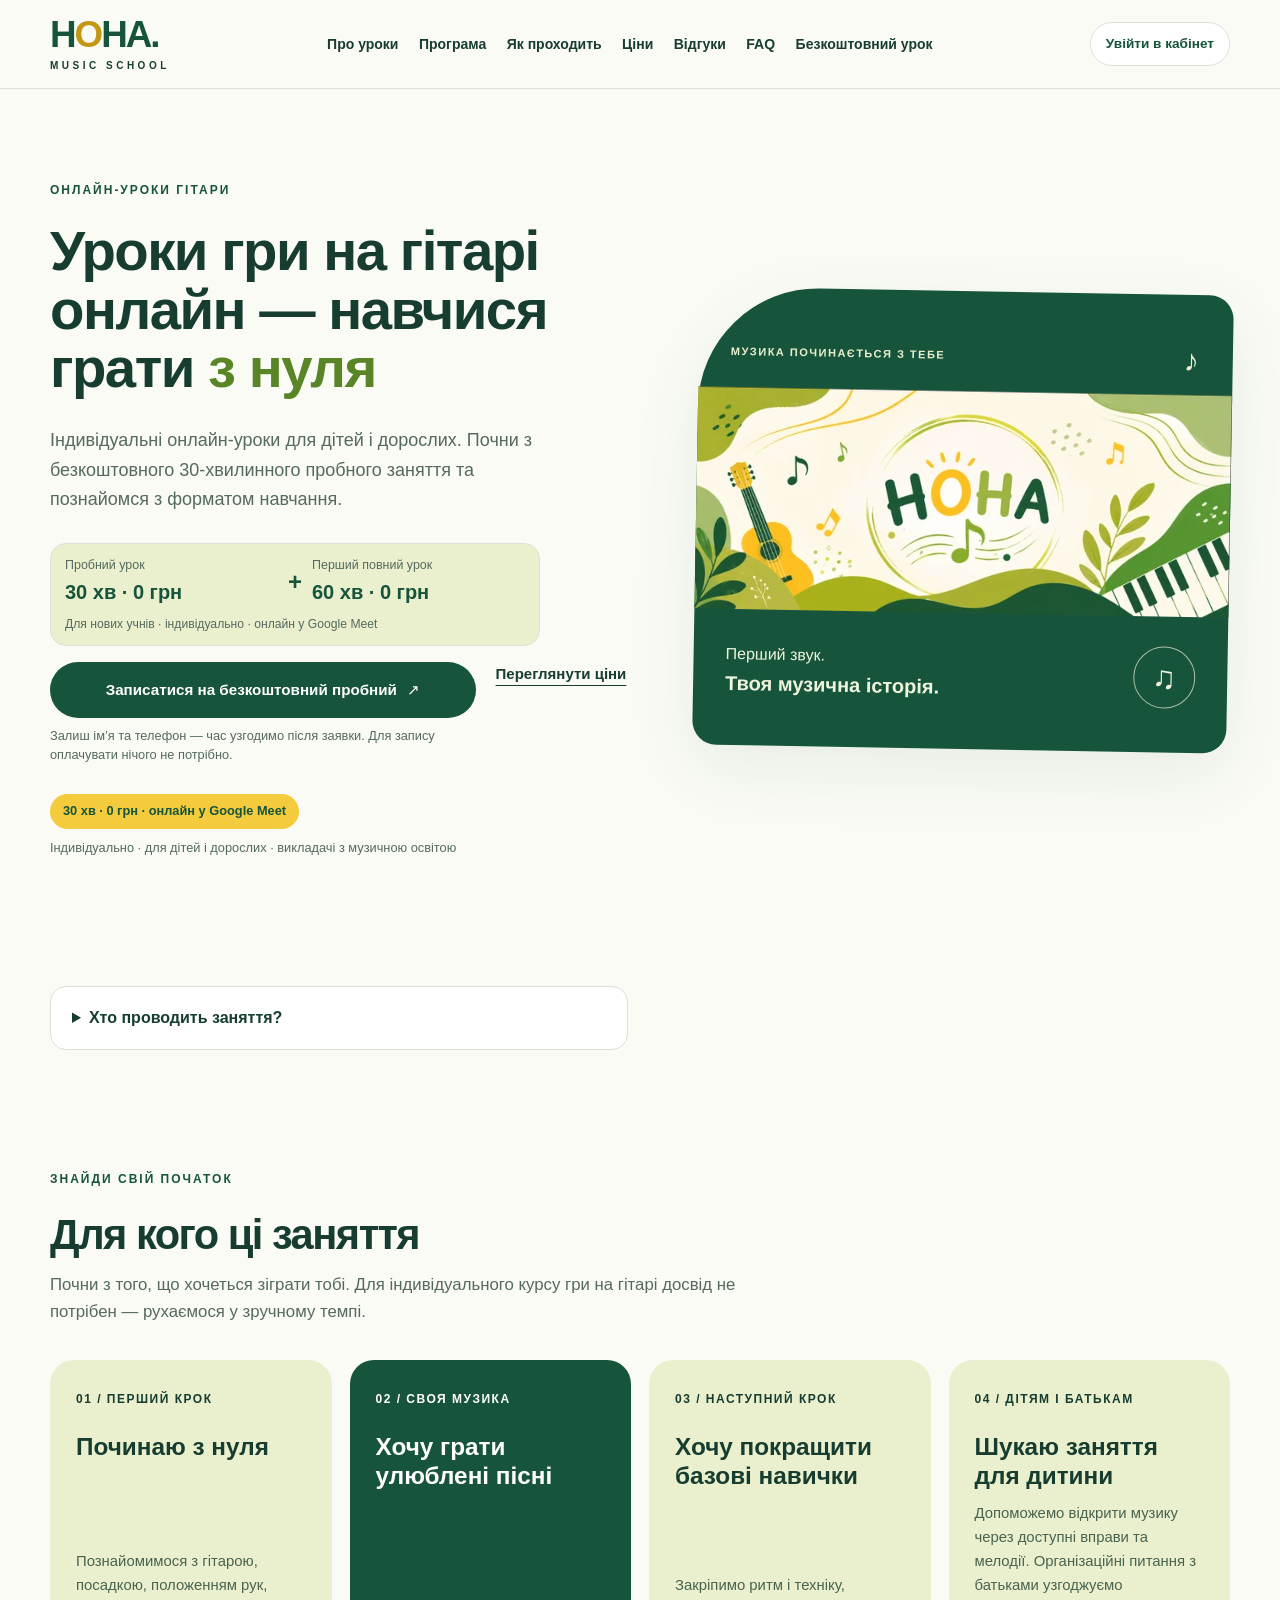
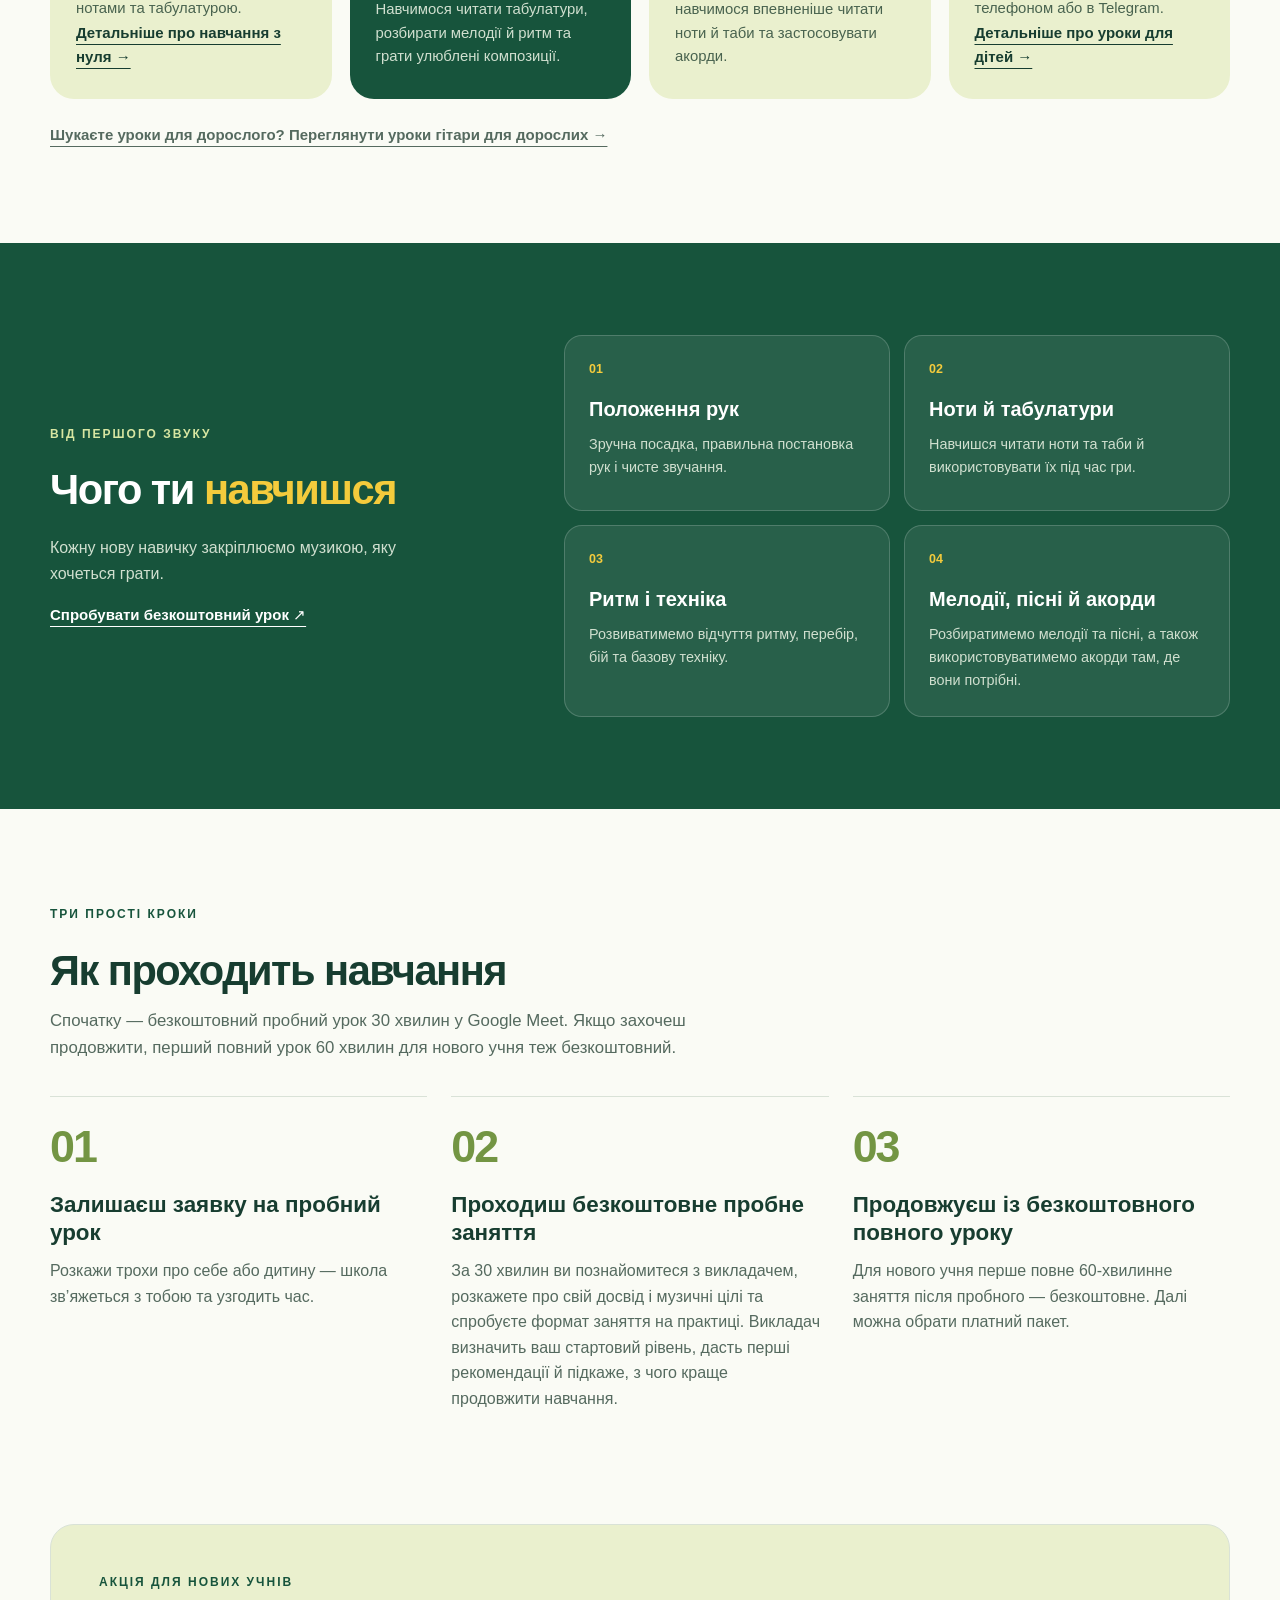
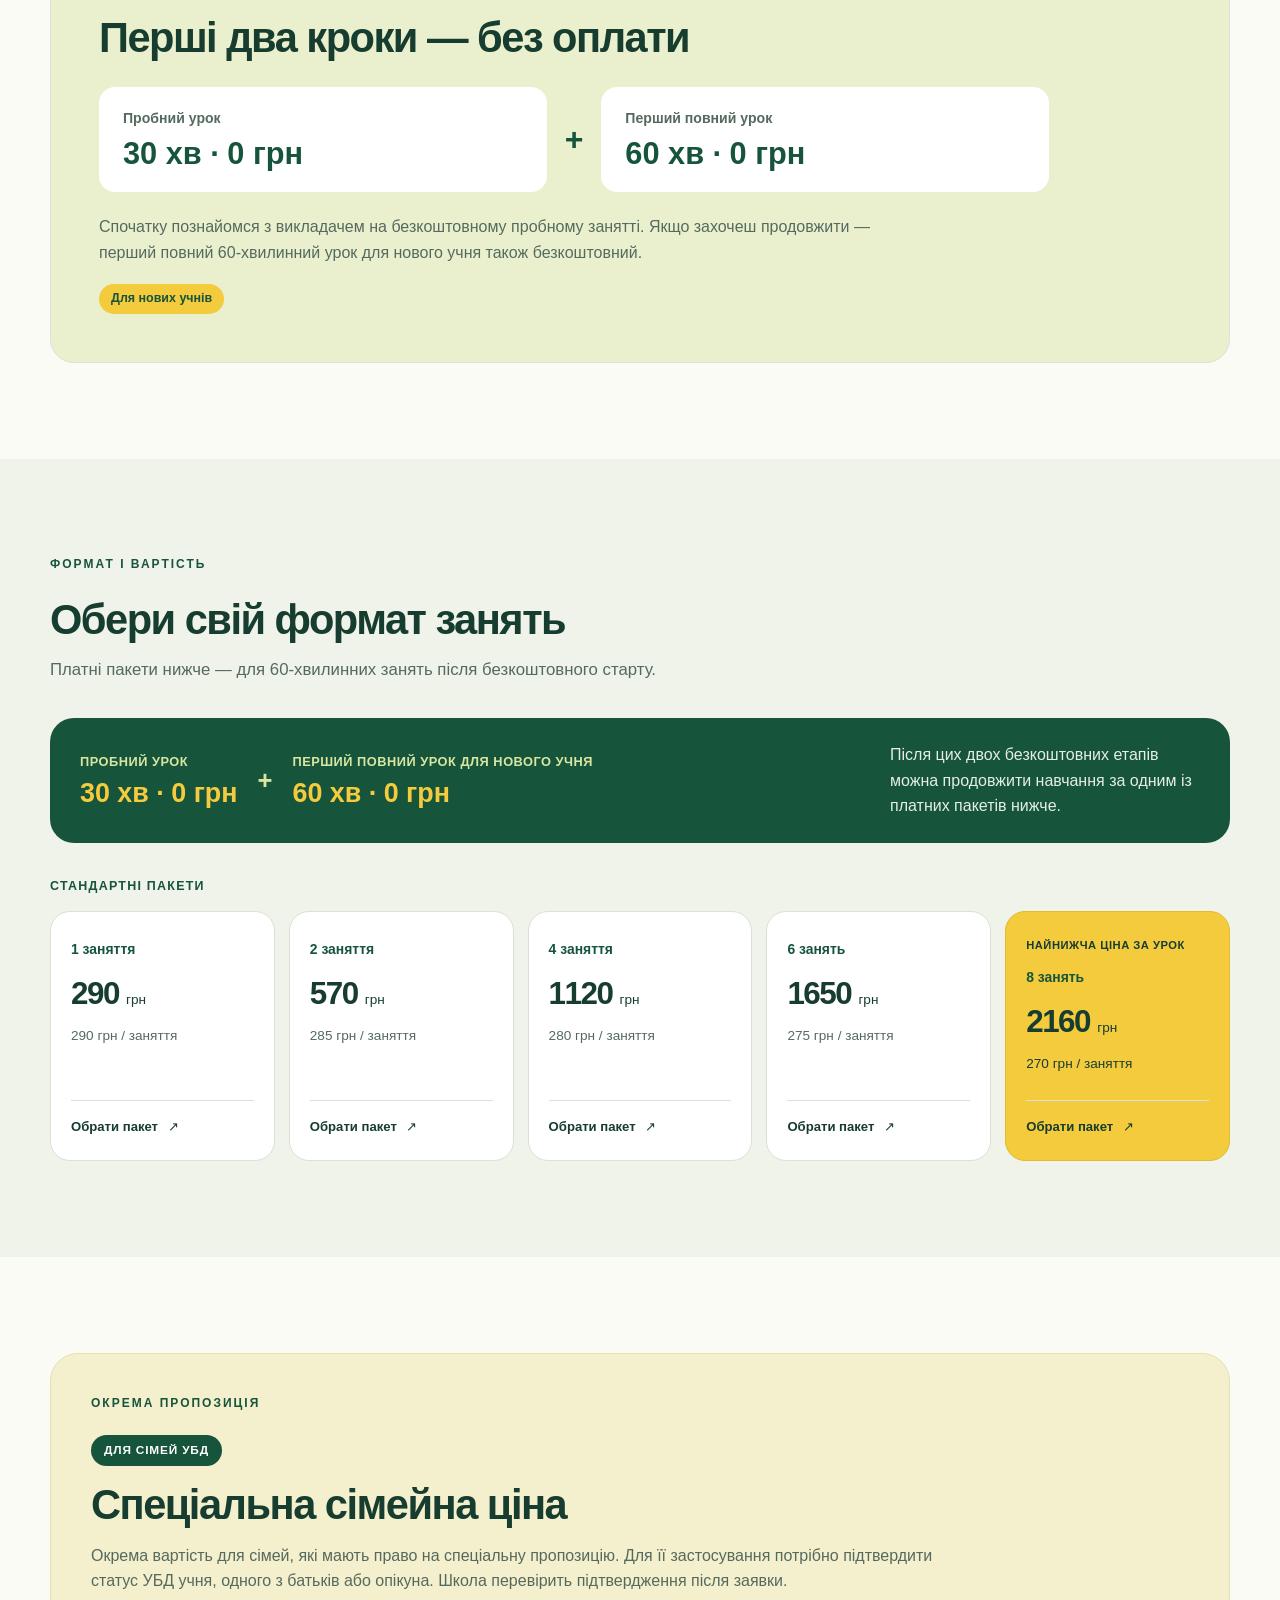
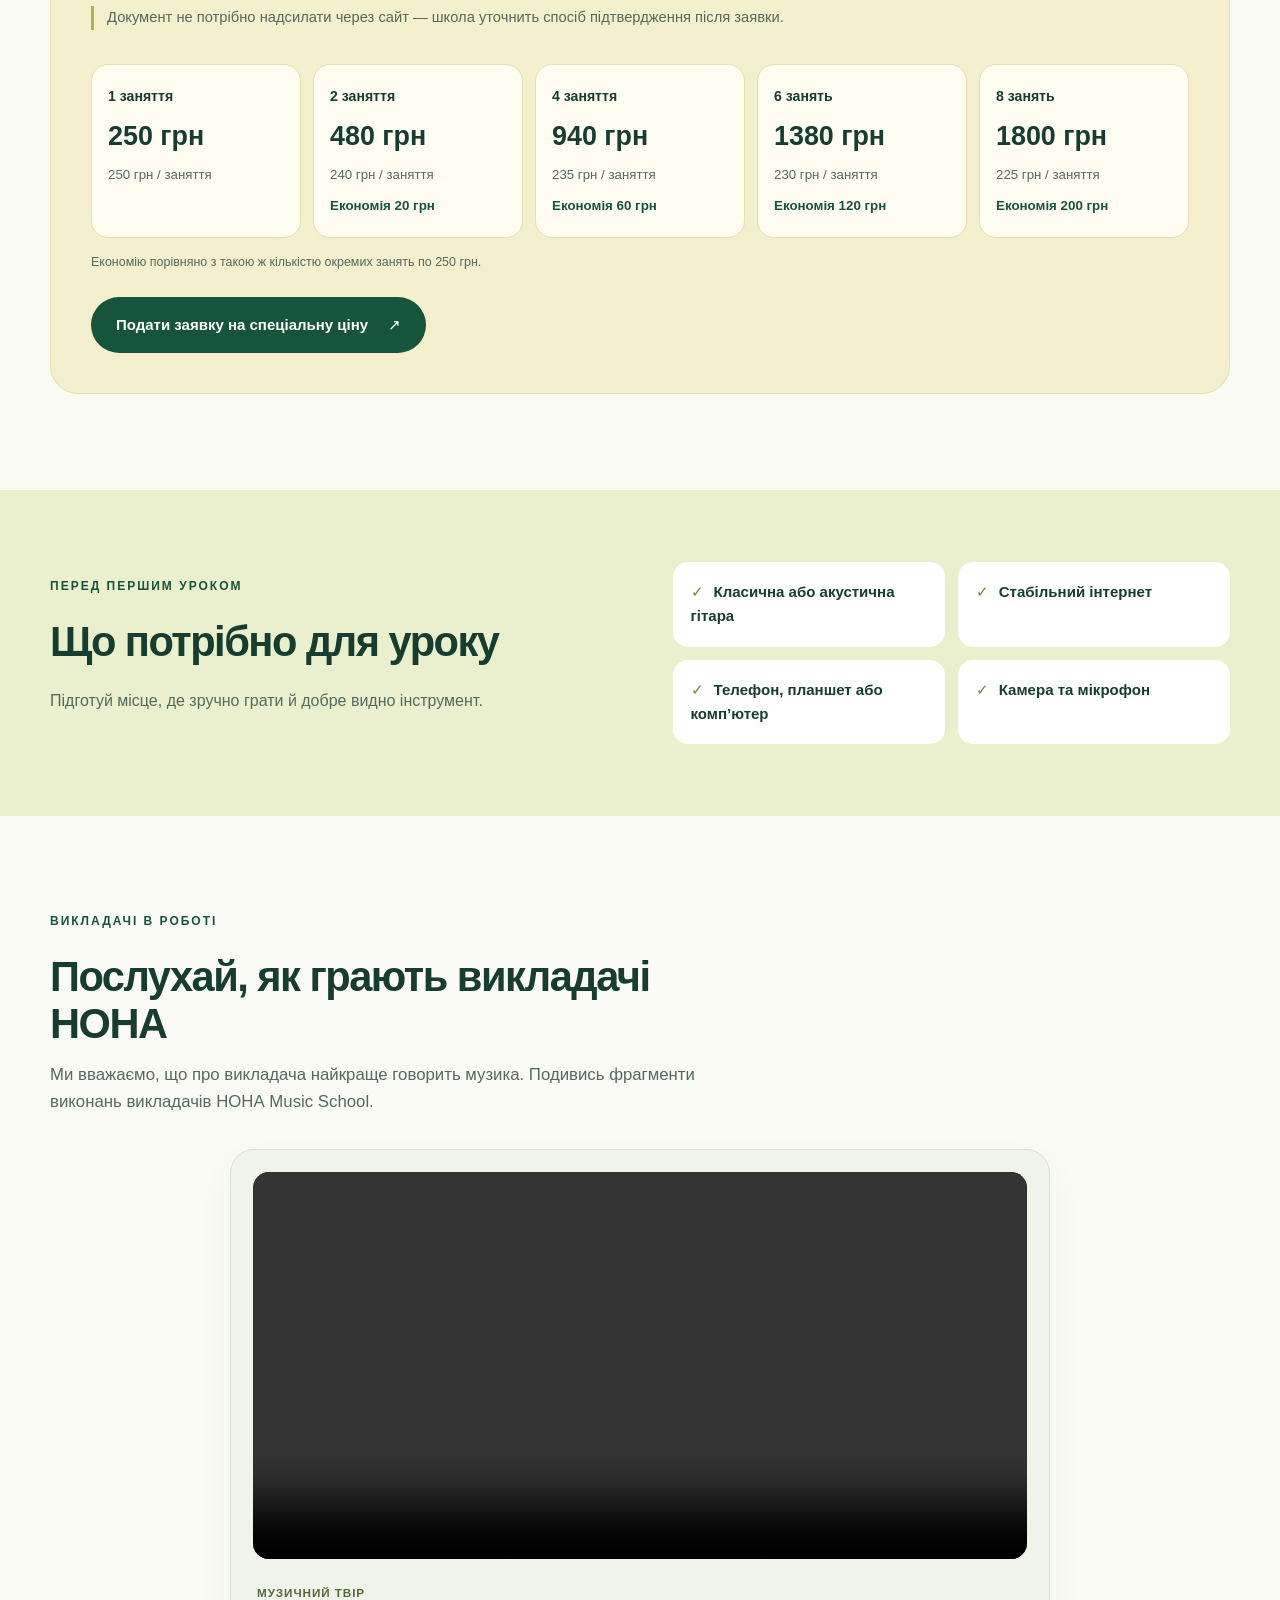
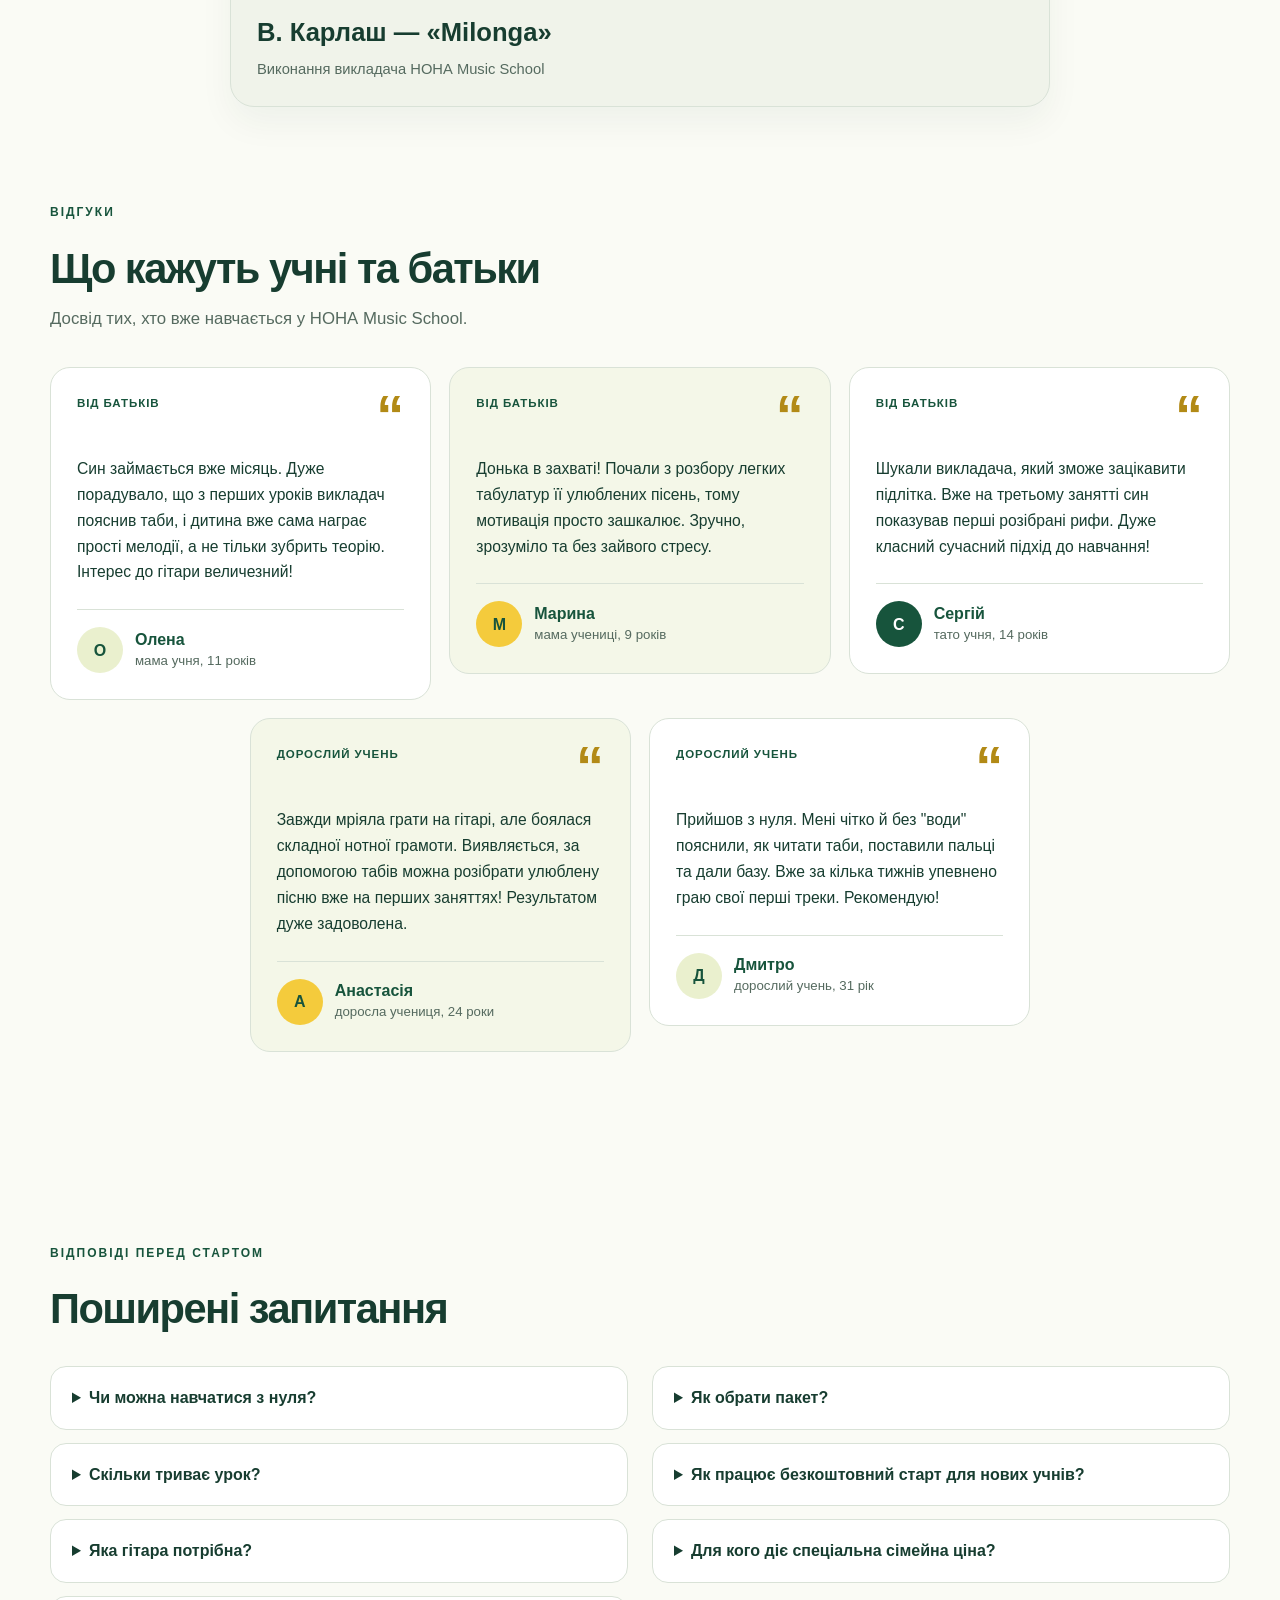
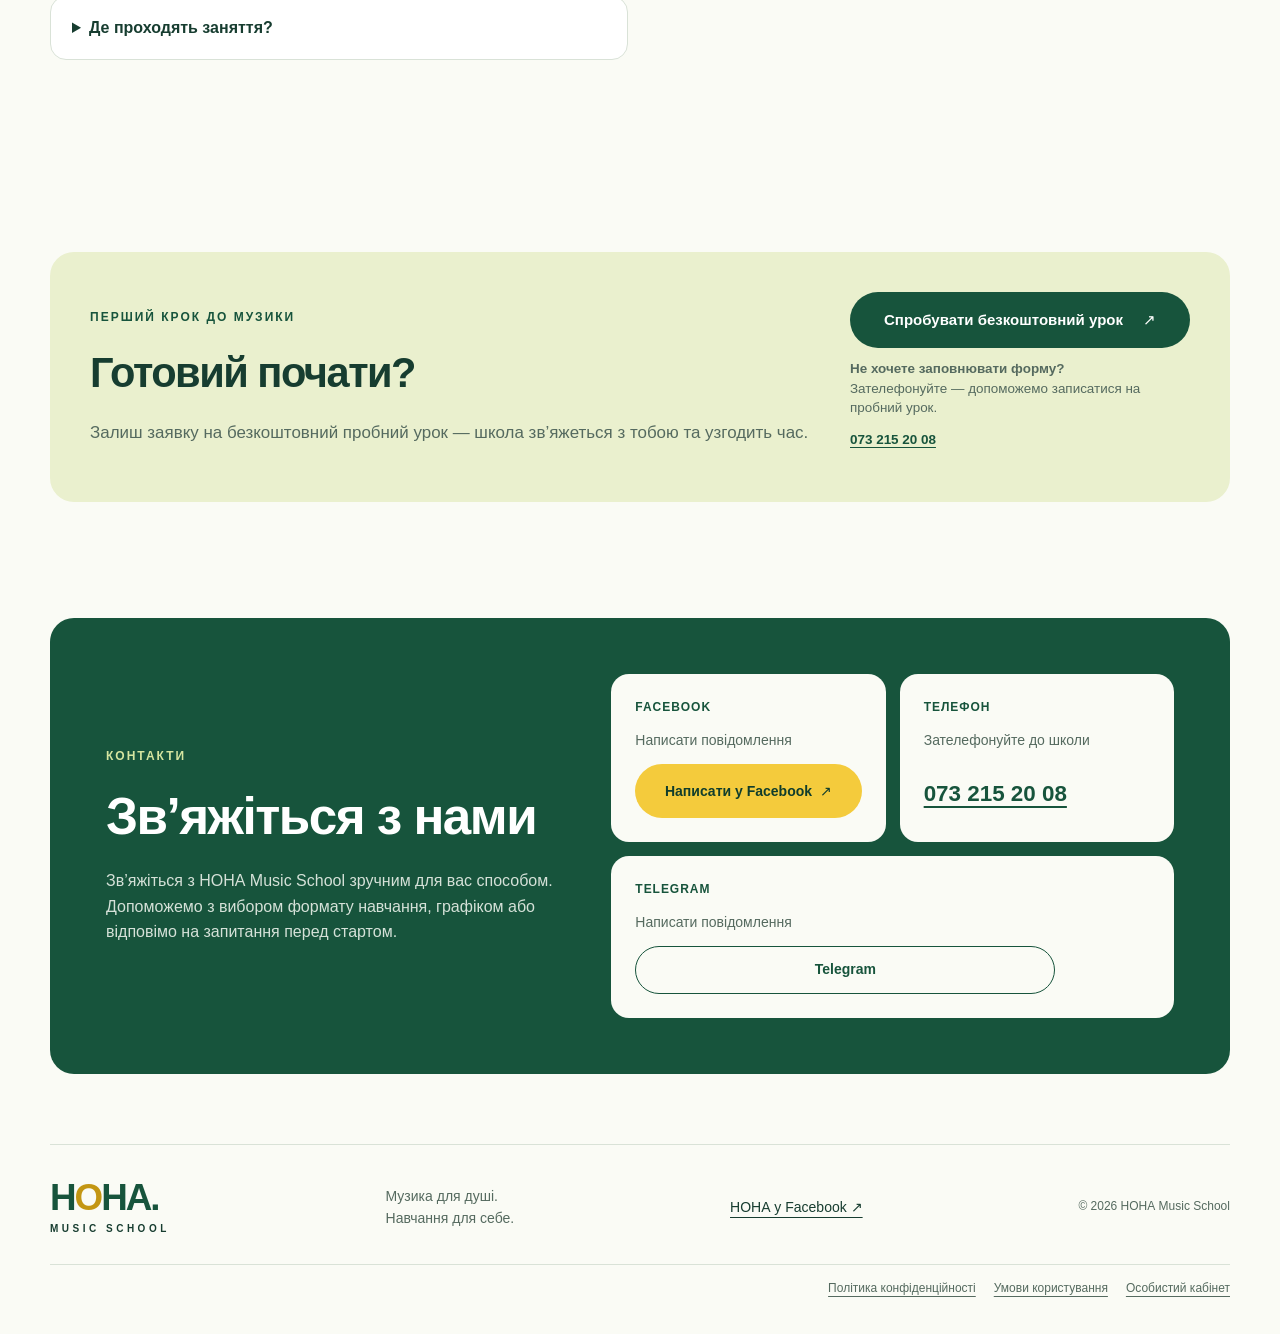
<file: guitar/index.html>
<!doctype html>
<html lang="uk">
  <head>
    <meta charset="utf-8" />
    <meta name="viewport" content="width=device-width, initial-scale=1" />
    <meta name="theme-color" content="#17543c" />
    <meta name="robots" content="index, follow, max-image-preview:large" />
    <title>Уроки гри на гітарі онлайн для дітей і дорослих | НОНА</title>
    <meta name="description" content="Онлайн-уроки гітари для дітей і дорослих. Пробний урок 30 хв безкоштовно; перший повний урок для нових учнів — теж безкоштовно." />
    <link rel="canonical" href="https://nonaschool.com.ua/guitar/" />
    <meta property="og:type" content="website" />
    <meta property="og:locale" content="uk_UA" />
    <meta property="og:site_name" content="НОНА Music School" />
    <meta property="og:url" content="https://nonaschool.com.ua/guitar/" />
    <meta property="og:title" content="Уроки гри на гітарі онлайн для дітей і дорослих | НОНА" />
    <meta property="og:description" content="Онлайн-уроки гітари для дітей і дорослих. Пробний урок 30 хв безкоштовно; перший повний урок для нових учнів — теж безкоштовно." />
    <meta property="og:image" content="https://nonaschool.com.ua/assets/school-cover.png" />
    <meta property="og:image:type" content="image/png" />
    <meta property="og:image:width" content="960" />
    <meta property="og:image:height" content="399" />
    <meta property="og:image:alt" content="НОНА Music School — обкладинка школи з гітарою, клавішами та нотами" />
    <link rel="icon" href="../assets/favicon.png" type="image/png" sizes="96x96" />
    <link rel="stylesheet" href="../styles.css?v=7" />
    <link rel="stylesheet" href="guitar.css?v=17" />
    <script async src="https://www.googletagmanager.com/gtag/js?id=G-H3QLF10CVM"></script>
    <script>
      window.dataLayer = window.dataLayer || [];
      function gtag(){dataLayer.push(arguments);}
      try { var nonaInternal = new URLSearchParams(location.search).get('nona_internal'); if (nonaInternal === '1') localStorage.setItem('nona_internal', '1'); else if (nonaInternal === '0') localStorage.removeItem('nona_internal'); } catch(e){}
      gtag('js', new Date());
      gtag('config', 'G-H3QLF10CVM', (()=>{ try { return localStorage.getItem('nona_internal')==='1' ? { traffic_type: 'internal' } : {}; } catch(e){ return {}; } })());
    </script>
    <script src="../script.js?v=6" defer></script>
    <script src="guitar.js?v=15" defer></script>
    <script src="../assets/js/track.js?v=1" defer></script>
    <script type="application/ld+json">
    {
      "@context": "https://schema.org",
      "@type": "Course",
      "@id": "https://nonaschool.com.ua/guitar/#course",
      "name": "Уроки гри на гітарі онлайн",
      "description": "Індивідуальні онлайн-уроки класичної та акустичної гітари для початківців: дітей, підлітків і дорослих без верхнього вікового обмеження. Стандартне заняття триває 60 хвилин і проходить у Google Meet.",
      "url": "https://nonaschool.com.ua/guitar/",
      "provider": {
        "@type": "EducationalOrganization",
        "name": "НОНА Music School",
        "url": "https://nonaschool.com.ua/"
      },
      "educationalLevel": "Початковий",
      "hasCourseInstance": {
        "@type": "CourseInstance",
        "courseMode": "online",
        "courseSchedule": { "@type": "Schedule", "duration": "PT60M" }
      }
    }
    </script>
  </head>
  <body class="guitar-page">
    <a class="skip" href="#main">Перейти до змісту</a>
    <header class="header">
      <div class="wrap header-inner">
        <a class="brand" href="https://nonaschool.com.ua/">
          <span class="wordmark">Н<span>О</span>НА<span class="brand-dot">.</span></span>
          <span class="brand-caption">MUSIC SCHOOL</span>
        </a>
        <nav class="desktop-navigation" aria-label="Навігація сторінкою">
          <a href="#about">Про уроки</a><a href="#program">Програма</a><a href="#how">Як проходить</a>
          <a href="#prices">Ціни</a><a href="#reviews">Відгуки</a><a href="#faq">FAQ</a><a href="#application" data-open-application data-cta-location="navigation">Безкоштовний урок</a>
        </nav>
        <a class="header-login" href="/login/">Увійти в кабінет</a>
        <details class="mobile-menu">
          <summary class="menu-toggle" aria-controls="guitar-navigation">Меню <span aria-hidden="true">☰</span></summary>
          <nav id="guitar-navigation" aria-label="Мобільна навігація">
            <a href="#about">Про уроки</a><a href="#program">Програма</a><a href="#how">Як проходить</a>
            <a href="#prices">Ціни</a><a href="#reviews">Відгуки</a><a href="#faq">FAQ</a><a href="#application" data-open-application data-cta-location="navigation">Безкоштовний урок</a>
            <a class="menu-login" href="/login/">Увійти в кабінет</a>
          </nav>
        </details>
      </div>
    </header>
    <nav class="mobile-action-bar" aria-label="Швидкі дії">
      <a class="mobile-action-prices" href="#prices">Ціни</a>
      <a class="mobile-action-trial" href="#application" data-open-application data-cta-location="mobile_sticky_bar">Безкоштовний урок</a>
    </nav>
    <main id="main">
      <section class="hero wrap guitar-hero trial-hero" aria-labelledby="hero-title">
        <div class="hero-copy">
          <p class="eyebrow">ОНЛАЙН-УРОКИ ГІТАРИ</p>
          <h1 id="hero-title">Уроки гри на гітарі онлайн — навчися грати <span>з нуля</span></h1>
          <p class="lead">Індивідуальні онлайн-уроки для дітей і дорослих. Почни з безкоштовного 30-хвилинного пробного заняття та познайомся з форматом навчання.</p>
          <div class="hero-offer" aria-label="Безкоштовний старт для нових учнів">
            <div class="hero-offer-stages">
              <div><span>Пробний урок</span><strong>30 хв · 0 грн</strong></div>
              <span class="hero-offer-plus" aria-hidden="true">+</span>
              <div><span>Перший повний урок</span><strong>60 хв · 0 грн</strong></div>
            </div>
            <p>Для нових учнів · індивідуально · онлайн у Google Meet</p>
          </div>
          <div class="hero-actions">
            <div class="hero-primary-action">
              <a class="button" href="#application" data-open-application data-cta-location="hero">Записатися на безкоштовний пробний <span aria-hidden="true">↗</span></a>
              <p class="hero-friction">Залиш ім’я та телефон — час узгодимо після заявки. Для запису оплачувати нічого не потрібно.</p>
            </div>
            <a class="text-link" href="#prices">Переглянути ціни</a>
          </div>
          <ul class="hero-facts" aria-label="Коротко про заняття">
            <li class="free-lesson-fact">30 хв · 0 грн · онлайн у Google Meet</li>
            <li class="hero-trust-fact">Індивідуально · для дітей і дорослих · викладачі з музичною освітою</li>
          </ul>
        </div>
        <div class="hero-art">
          <div class="art-top"><span>МУЗИКА ПОЧИНАЄТЬСЯ З ТЕБЕ</span><span aria-hidden="true">♪</span></div>
          <img class="cover" src="../assets/school-cover-960.webp" srcset="../assets/school-cover-480.webp 480w, ../assets/school-cover-640.webp 640w, ../assets/school-cover-800.webp 800w, ../assets/school-cover-960.webp 960w" sizes="(max-width: 720px) calc(100vw - 40px), 45vw" width="960" height="399" alt="Фірмова обкладинка НОНА Music School з гітарою та нотами" fetchpriority="high" />
          <div class="art-bottom"><p>Перший звук.<br /><strong>Твоя музична історія.</strong></p><span class="round-note" aria-hidden="true">♫</span></div>
        </div>
      </section>

      <section class="section wrap early-trust" aria-labelledby="early-trust-title">
        <div class="early-trust-card">
          <p class="eyebrow">ВІДГУКИ</p>
          <h2 id="early-trust-title">Учні вже навчаються у НОНА</h2>
          <blockquote>«Донька в захваті! Почали з розбору легких табулатур її улюблених пісень, тому мотивація просто зашкалює.»</blockquote>
          <p>Марина, мама учениці</p>
          <a class="text-link" href="#reviews">Читати всі відгуки ↗</a>
        </div>
      </section>

      <section class="section wrap teacher-trust-section" aria-label="Про викладачів">
        <div class="guitar-faq teacher-trust">
          <details id="teachers">
            <summary>Хто проводить заняття?</summary>
            <p>Заняття проводять викладачі з профільною музичною освітою, які проходили педагогічну практику. На уроках вони допомагають опанувати базову техніку, ноти й табулатури, ритм та роботу з музичним матеріалом.</p>
            <p>Програму й темп навчання адаптуємо до рівня та цілей учня — від першого знайомства з інструментом до розбору улюблених мелодій і пісень.</p>
          </details>
        </div>
      </section>

      <section class="section wrap" id="about" aria-labelledby="about-title">
        <div class="guitar-section-head"><p class="eyebrow">ЗНАЙДИ СВІЙ ПОЧАТОК</p><h2 id="about-title">Для кого ці заняття</h2><p>Почни з того, що хочеться зіграти тобі. Для індивідуального курсу гри на гітарі досвід не потрібен — рухаємося у зручному темпі.</p></div>
        <div class="audience-grid">
          <article class="audience-card"><span class="card-number">01 / ПЕРШИЙ КРОК</span><h3>Починаю з нуля</h3><p>Познайомимося з гітарою, посадкою, положенням рук, нотами та табулатурою.</p><a class="text-link" href="/guitar/beginners/">Детальніше про навчання з нуля →</a></article>
          <article class="audience-card"><span class="card-number">02 / СВОЯ МУЗИКА</span><h3>Хочу грати улюблені пісні</h3><p>Навчимося читати табулатури, розбирати мелодії й ритм та грати улюблені композиції.</p></article>
          <article class="audience-card"><span class="card-number">03 / НАСТУПНИЙ КРОК</span><h3>Хочу покращити базові навички</h3><p>Закріпимо ритм і техніку, навчимося впевненіше читати ноти й таби та застосовувати акорди.</p></article>
          <article class="audience-card"><span class="card-number">04 / ДІТЯМ І БАТЬКАМ</span><h3>Шукаю заняття для дитини</h3><p>Допоможемо відкрити музику через доступні вправи та мелодії. Організаційні питання з батьками узгоджуємо телефоном або в Telegram.</p><a class="text-link" href="/guitar/kids/">Детальніше про уроки для дітей →</a></article>
        </div>
        <p class="hero-note"><a class="text-link" href="/guitar/adults/">Шукаєте уроки для дорослого? Переглянути уроки гітари для дорослих →</a></p>
      </section>

      <section class="guitar-program" id="program" aria-labelledby="program-title">
        <div class="wrap program-layout">
          <div><p class="eyebrow">ВІД ПЕРШОГО ЗВУКУ</p><h2 id="program-title">Чого ти <span>навчишся</span></h2><p>Кожну нову навичку закріплюємо музикою, яку хочеться грати.</p><a class="text-link" href="#application" data-open-application data-cta-location="program">Спробувати безкоштовний урок ↗</a></div>
          <div class="skill-grid" aria-label="Навички на уроках">
            <div class="skill-card"><span>01</span><strong>Положення рук</strong><p>Зручна посадка, правильна постановка рук і чисте звучання.</p></div>
            <div class="skill-card"><span>02</span><strong>Ноти й табулатури</strong><p>Навчишся читати ноти та таби й використовувати їх під час гри.</p></div>
            <div class="skill-card"><span>03</span><strong>Ритм і техніка</strong><p>Розвиватимемо відчуття ритму, перебір, бій та базову техніку.</p></div>
            <div class="skill-card"><span>04</span><strong>Мелодії, пісні й акорди</strong><p>Розбиратимемо мелодії та пісні, а також використовуватимемо акорди там, де вони потрібні.</p></div>
          </div>
        </div>
      </section>

      <section class="section wrap" id="how" aria-labelledby="how-title">
        <div class="guitar-section-head"><p class="eyebrow">ТРИ ПРОСТІ КРОКИ</p><h2 id="how-title">Як проходить навчання</h2><p>Спочатку — безкоштовний пробний урок 30 хвилин у Google Meet. Якщо захочеш продовжити, перший повний урок 60 хвилин для нового учня теж безкоштовний.</p></div>
        <ol class="step-grid">
          <li><span>01</span><h3>Залишаєш заявку на пробний урок</h3><p>Розкажи трохи про себе або дитину — школа зв’яжеться з тобою та узгодить час.</p></li>
          <li><span>02</span><h3>Проходиш безкоштовне пробне заняття</h3><p>За 30 хвилин ви познайомитеся з викладачем, розкажете про свій досвід і музичні цілі та спробуєте формат заняття на практиці. Викладач визначить ваш стартовий рівень, дасть перші рекомендації й підкаже, з чого краще продовжити навчання.</p></li>
          <li><span>03</span><h3>Продовжуєш із безкоштовного повного уроку</h3><p>Для нового учня перше повне 60-хвилинне заняття після пробного — безкоштовне. Далі можна обрати платний пакет.</p></li>
        </ol>
      </section>

      <section class="section wrap new-student-promo" aria-labelledby="new-student-promo-title">
        <div class="new-student-promo-card">
          <p class="eyebrow">АКЦІЯ ДЛЯ НОВИХ УЧНІВ</p>
          <h2 id="new-student-promo-title">Перші два кроки — без оплати</h2>
          <div class="new-student-promo-steps">
            <div class="new-student-promo-step"><span>Пробний урок</span><strong>30 хв · 0 грн</strong></div>
            <span class="new-student-promo-plus" aria-hidden="true">+</span>
            <div class="new-student-promo-step"><span>Перший повний урок</span><strong>60 хв · 0 грн</strong></div>
          </div>
          <p>Спочатку познайомся з викладачем на безкоштовному пробному занятті. Якщо захочеш продовжити — перший повний 60-хвилинний урок для нового учня також безкоштовний.</p>
          <span class="new-student-promo-tag">Для нових учнів</span>
        </div>
      </section>

      <section class="guitar-prices" id="prices" aria-labelledby="prices-title" data-cta-location="pricing">
        <div class="wrap">
          <div class="guitar-section-head"><p class="eyebrow">ФОРМАТ І ВАРТІСТЬ</p><h2 id="prices-title">Обери свій формат занять</h2><p>Платні пакети нижче — для 60-хвилинних занять після безкоштовного старту.</p></div>
          <div class="trial-banner">
            <div class="trial-banner-stages">
              <div class="trial-banner-stage"><span>Пробний урок</span><strong>30 хв · 0 грн</strong></div>
              <span class="trial-banner-plus" aria-hidden="true">+</span>
              <div class="trial-banner-stage"><span>Перший повний урок для нового учня</span><strong>60 хв · 0 грн</strong></div>
            </div>
            <p>Після цих двох безкоштовних етапів можна продовжити навчання за одним із платних пакетів нижче.</p>
          </div>
          <p class="pricing-category-label">СТАНДАРТНІ ПАКЕТИ</p>
          <div class="package-grid" data-cta-location="package_card">
            <article class="package-card"><p class="package-count">1 заняття</p><h3>290 <span>грн</span></h3><p>290 грн / заняття</p><a href="#application" data-package="1 заняття — 290 грн">Обрати пакет <span aria-hidden="true">↗</span></a></article>
            <article class="package-card"><p class="package-count">2 заняття</p><h3>570 <span>грн</span></h3><p>285 грн / заняття</p><a href="#application" data-package="2 заняття — 570 грн">Обрати пакет <span aria-hidden="true">↗</span></a></article>
            <article class="package-card"><p class="package-count">4 заняття</p><h3>1120 <span>грн</span></h3><p>280 грн / заняття</p><a href="#application" data-package="4 заняття — 1120 грн">Обрати пакет <span aria-hidden="true">↗</span></a></article>
            <article class="package-card"><p class="package-count">6 занять</p><h3>1650 <span>грн</span></h3><p>275 грн / заняття</p><a href="#application" data-package="6 занять — 1650 грн">Обрати пакет <span aria-hidden="true">↗</span></a></article>
            <article class="package-card featured"><span class="package-badge">Найнижча ціна за урок</span><p class="package-count">8 занять</p><h3>2160 <span>грн</span></h3><p>270 грн / заняття</p><a href="#application" data-package="8 занять — 2160 грн">Обрати пакет <span aria-hidden="true">↗</span></a></article>
          </div>
        </div>
      </section>

      <section class="section wrap" id="special" aria-labelledby="special-title">
        <div class="special-panel">
          <div class="guitar-section-head">
            <p class="eyebrow">ОКРЕМА ПРОПОЗИЦІЯ</p>
            <span class="special-badge">ДЛЯ СІМЕЙ УБД</span>
            <h2 id="special-title">Спеціальна сімейна ціна</h2>
            <p>Окрема вартість для сімей, які мають право на спеціальну пропозицію. Для її застосування потрібно підтвердити статус УБД учня, одного з батьків або опікуна. Школа перевірить підтвердження після заявки.</p>
            <p class="special-confirmation-note">Документ не потрібно надсилати через сайт — школа уточнить спосіб підтвердження після заявки.</p>
          </div>
          <div class="special-grid">
            <article><h3>1 заняття</h3><strong>250 грн</strong><p>250 грн / заняття</p></article>
            <article><h3>2 заняття</h3><strong>480 грн</strong><p>240 грн / заняття</p><small>Економія 20 грн</small></article>
            <article><h3>4 заняття</h3><strong>940 грн</strong><p>235 грн / заняття</p><small>Економія 60 грн</small></article>
            <article><h3>6 занять</h3><strong>1380 грн</strong><p>230 грн / заняття</p><small>Економія 120 грн</small></article>
            <article><h3>8 занять</h3><strong>1800 грн</strong><p>225 грн / заняття</p><small>Економія 200 грн</small></article>
          </div>
          <p class="special-note">Економію порівняно з такою ж кількістю окремих занять по 250 грн.</p>
          <button class="button special-application-button" type="button" data-open-family-application>Подати заявку на спеціальну ціну <span aria-hidden="true">↗</span></button>
        </div>
      </section>

      <dialog class="application-modal family-application-modal" id="family-application-modal" role="dialog" aria-modal="true" aria-labelledby="family-modal-title">
        <div class="modal-header">
          <div>
            <p class="eyebrow">ДЛЯ СІМЕЙ УБД</p>
            <h2 id="family-modal-title">Заявка на спеціальну сімейну ціну</h2>
            <p class="modal-intro">Заповніть коротку заявку. НОНА Music School зв’яжеться з вами, уточнить деталі та спосіб підтвердження права на спеціальну ціну.</p>
            <p class="family-modal-note">Підтверджувальний документ не потрібно завантажувати на сайт.</p>
          </div>
          <button class="modal-close" type="button" aria-label="Закрити форму спеціальної ціни">×</button>
        </div>
        <div class="modal-content">
          <div class="modal-success" id="family-modal-success" role="status" tabindex="-1" hidden>
            <strong>Заявку на спеціальну ціну надіслано ✓</strong>
            <p>Дякуємо! НОНА Music School зв’яжеться з вами, уточнить деталі та спосіб підтвердження права на спеціальну сімейну ціну.</p>
          </div>
          <form class="application-form" id="guitar-family-application" action="https://api.web3forms.com/submit" method="POST">
            <input type="hidden" name="access_key" value="d5ddd926-25a9-42a1-a2eb-9858e84b4393" />
            <input type="hidden" name="subject" value="Нова заявка на спеціальну сімейну ціну — НОНА Music School" />
            <input type="hidden" name="from_name" value="НОНА Music School Website" />
            <input type="hidden" name="lead_type" value="family_price" />
            <input type="hidden" name="form_name" value="guitar_family_application" />
            <input class="botcheck" type="checkbox" name="botcheck" tabindex="-1" autocomplete="off" aria-hidden="true" />
            <div class="form-grid">
              <div class="form-field"><label for="family-student-name">Ім’я</label><input id="family-student-name" name="student_name" type="text" autocomplete="name" required /></div>
              <fieldset class="form-field student-type"><legend>Кого хочете записати?</legend><div class="radio-row"><label><input type="radio" name="student_type" value="Себе" required /> Себе</label><label><input type="radio" name="student_type" value="Дитину" required /> Дитину</label></div></fieldset>
              <div class="form-field"><label for="family-student-age">Вік учня</label><input id="family-student-age" name="student_age" type="number" inputmode="numeric" required /></div>
              <div class="form-field"><label for="family-student-phone">Телефон</label><input id="family-student-phone" name="phone" type="tel" autocomplete="tel" required /></div>
              <div class="form-field"><label for="family-student-telegram">Telegram <span class="optional">необов’язково</span></label><input id="family-student-telegram" name="telegram" type="text" placeholder="@username" /></div>
              <div class="form-field"><label for="family-ubd-relation">Хто має статус УБД?</label><select id="family-ubd-relation" name="ubd_relation" required><option value="" disabled selected>Оберіть варіант</option><option>Сам учень</option><option>Мама або тато</option><option>Опікун</option></select></div>
              <div class="form-field form-wide"><label for="family-lesson-package">Який пакет вас цікавить?</label><select id="family-lesson-package" name="lesson_package"><option>Ще не визначився</option><option>1 заняття — 250 грн</option><option>2 заняття — 480 грн</option><option>4 заняття — 940 грн</option><option>6 занять — 1380 грн</option><option>8 занять — 1800 грн</option></select></div>
              <div class="form-field form-wide"><label for="family-message">Коментар <span class="optional">необов’язково</span></label><textarea id="family-message" name="message" rows="4" placeholder="За потреби залиште додаткову інформацію або зручний час для зв’язку."></textarea></div>
            </div>
            <label class="consent-field"><input name="eligibility_confirmation" type="checkbox" value="Так" required /><span>Підтверджую, що маю документ, який може підтвердити право на спеціальну сімейну ціну.</span></label>
            <label class="consent-field"><input name="contact_consent" type="checkbox" value="Так" required /><span>Погоджуюсь на використання контактних даних для зв’язку щодо навчання та спеціальної пропозиції.</span></label>
            <div class="form-actions"><button class="button" type="submit">Надіслати заявку</button><p class="form-status" id="family-form-status" role="status" aria-live="polite"></p></div>
          </form>
        </div>
      </dialog>

      <section class="guitar-ready" id="ready" aria-labelledby="ready-title"><div class="wrap ready-layout"><div><p class="eyebrow">ПЕРЕД ПЕРШИМ УРОКОМ</p><h2 id="ready-title">Що потрібно для уроку</h2><p>Підготуй місце, де зручно грати й добре видно інструмент.</p></div><ul><li>Класична або акустична гітара</li><li>Стабільний інтернет</li><li>Телефон, планшет або комп’ютер</li><li>Камера та мікрофон</li></ul></div></section>

      <section class="section wrap teacher-video-section" aria-labelledby="teacher-video-title">
        <div class="guitar-section-head">
          <p class="eyebrow">ВИКЛАДАЧІ В РОБОТІ</p>
          <h2 id="teacher-video-title">Послухай, як грають викладачі НОНА</h2>
          <p>Ми вважаємо, що про викладача найкраще говорить музика. Подивись фрагменти виконань викладачів НОНА Music School.</p>
        </div>
        <div class="teacher-video-grid">
          <figure class="teacher-video-card">
            <video controls playsinline preload="metadata" width="910" height="512" aria-label="В. Карлаш — «Milonga», виконання викладача НОНА Music School">
              <source src="../assets/videos/nona-milonga.mp4" type="video/mp4" />
              Ваш браузер не підтримує відео. <a href="../assets/videos/nona-milonga.mp4">Відкрити відео окремо</a>.
            </video>
            <figcaption class="teacher-video-caption">
              <span>МУЗИЧНИЙ ТВІР</span>
              <h3>В. Карлаш — «Milonga»</h3>
              <p>Виконання викладача НОНА Music School</p>
            </figcaption>
          </figure>
        </div>
      </section>

      <section class="section wrap reviews-section" id="reviews" aria-labelledby="reviews-title">
        <div class="guitar-section-head"><p class="eyebrow">ВІДГУКИ</p><h2 id="reviews-title">Що кажуть учні та батьки</h2><p>Досвід тих, хто вже навчається у НОНА Music School.</p></div>
        <div class="review-grid" role="region" aria-label="Відгуки учнів та батьків" tabindex="0">
          <article class="review-card">
            <div class="review-card-top"><span class="review-category">ВІД БАТЬКІВ</span><span class="review-quote-mark" aria-hidden="true">“</span></div>
            <blockquote><p>Син займається вже місяць. Дуже порадувало, що з перших уроків викладач пояснив таби, і дитина вже сама награє прості мелодії, а не тільки зубрить теорію. Інтерес до гітари величезний!</p></blockquote>
            <div class="review-person"><span class="review-avatar" aria-hidden="true">О</span><div><strong>Олена</strong><span>мама учня, 11 років</span></div></div>
          </article>
          <article class="review-card">
            <div class="review-card-top"><span class="review-category">ВІД БАТЬКІВ</span><span class="review-quote-mark" aria-hidden="true">“</span></div>
            <blockquote><p>Донька в захваті! Почали з розбору легких табулатур її улюблених пісень, тому мотивація просто зашкалює. Зручно, зрозуміло та без зайвого стресу.</p></blockquote>
            <div class="review-person"><span class="review-avatar" aria-hidden="true">М</span><div><strong>Марина</strong><span>мама учениці, 9 років</span></div></div>
          </article>
          <article class="review-card">
            <div class="review-card-top"><span class="review-category">ВІД БАТЬКІВ</span><span class="review-quote-mark" aria-hidden="true">“</span></div>
            <blockquote><p>Шукали викладача, який зможе зацікавити підлітка. Вже на третьому занятті син показував перші розібрані рифи. Дуже класний сучасний підхід до навчання!</p></blockquote>
            <div class="review-person"><span class="review-avatar" aria-hidden="true">С</span><div><strong>Сергій</strong><span>тато учня, 14 років</span></div></div>
          </article>
          <article class="review-card">
            <div class="review-card-top"><span class="review-category">ДОРОСЛИЙ УЧЕНЬ</span><span class="review-quote-mark" aria-hidden="true">“</span></div>
            <blockquote><p>Завжди мріяла грати на гітарі, але боялася складної нотної грамоти. Виявляється, за допомогою табів можна розібрати улюблену пісню вже на перших заняттях! Результатом дуже задоволена.</p></blockquote>
            <div class="review-person"><span class="review-avatar" aria-hidden="true">А</span><div><strong>Анастасія</strong><span>доросла учениця, 24 роки</span></div></div>
          </article>
          <article class="review-card">
            <div class="review-card-top"><span class="review-category">ДОРОСЛИЙ УЧЕНЬ</span><span class="review-quote-mark" aria-hidden="true">“</span></div>
            <blockquote><p>Прийшов з нуля. Мені чітко й без "води" пояснили, як читати таби, поставили пальці та дали базу. Вже за кілька тижнів упевнено граю свої перші треки. Рекомендую!</p></blockquote>
            <div class="review-person"><span class="review-avatar" aria-hidden="true">Д</span><div><strong>Дмитро</strong><span>дорослий учень, 31 рік</span></div></div>
          </article>
        </div>
      </section>

      <section class="section wrap" id="faq" aria-labelledby="faq-title">
        <div class="guitar-section-head"><p class="eyebrow">ВІДПОВІДІ ПЕРЕД СТАРТОМ</p><h2 id="faq-title">Поширені запитання</h2></div>
        <div class="guitar-faq">
          <details><summary>Чи можна навчатися з нуля?</summary><p>Так. Заняття створені для початківців: ноти, табулатури чи інші базові навички заздалегідь знати не потрібно.</p></details>
          <details><summary>Скільки триває урок?</summary><p>Безкоштовний пробний урок триває 30 хвилин. Перший повний урок для нового учня теж безкоштовний і триває 60 хвилин. Стандартна тривалість подальших занять — 60 хвилин. У виняткових випадках початок може зміститися до 10 хвилин. Заняття може завершитися трохи раніше, якщо запланований матеріал повністю опрацьовано, цілей уроку досягнуто й учень не має додаткових запитань.</p></details>
          <details><summary>Яка гітара потрібна?</summary><p>Навчаємо гри на класичній та акустичній гітарі. Якщо ще обираєш інструмент, уточни це у школи перед записом. <a class="text-link" href="/guitar/first-guitar/">Детальніше про вибір першої гітари →</a></p></details>
          <details><summary>Де проходять заняття?</summary><p>Онлайн у Google Meet. Потрібні інтернет, пристрій із камерою та мікрофоном і гітара.</p></details>
          <details><summary>Як обрати пакет?</summary><p>Після пробного та першого повного безкоштовного уроку можна обрати зручний платний пакет і графік.</p></details>
          <details><summary>Як працює безкоштовний старт для нових учнів?</summary><p>Пробний ознайомчий урок триває 30 хвилин і є безкоштовним. Для нових учнів після пробного заняття перший повний 60-хвилинний урок також безкоштовний. Після цього можна обрати зручний пакет занять.</p></details>
          <details><summary>Для кого діє спеціальна сімейна ціна?</summary><p>Спеціальна ціна передбачена для сімей, де статус УБД має учень, один із батьків або опікун. Для застосування спеціальної ціни потрібно підтвердити відповідний статус. Після заявки школа зв’яжеться з вами та пояснить спосіб підтвердження.</p></details>
        </div>
      </section>

      <section class="section wrap" id="application" aria-labelledby="application-title">
        <div class="application-cta">
          <div class="application-intro"><p class="eyebrow">ПЕРШИЙ КРОК ДО МУЗИКИ</p><h2 id="application-title">Готовий почати?</h2><p>Залиш заявку на безкоштовний пробний урок — школа зв’яжеться з тобою та узгодить час.</p></div>
          <div class="application-actions">
            <button class="button" type="button" data-open-application data-cta-location="application_section">Спробувати безкоштовний урок <span aria-hidden="true">↗</span></button>
            <div class="application-phone-note">
              <p>Не хочете заповнювати форму?</p>
              <span>Зателефонуйте — допоможемо записатися на пробний урок.</span>
              <a href="tel:+380732152008" data-phone-click-location="application_section">073 215 20 08</a>
            </div>
          </div>
        </div>
      </section>

      <dialog class="application-modal" id="application-modal" role="dialog" aria-modal="true" aria-labelledby="modal-title">
        <div class="modal-header">
          <div><p class="eyebrow">ПЕРШИЙ КРОК ДО МУЗИКИ</p><h2 id="modal-title">Запишись на безкоштовний пробний урок</h2><p class="modal-intro">Залиш контакт — НОНА зв’яжеться з тобою та допоможе узгодити час 30-хвилинного безкоштовного пробного уроку.</p><p class="modal-trial-fact">30 хв · 0 грн · онлайн</p></div>
          <button class="modal-close" type="button" aria-label="Закрити форму">×</button>
        </div>
        <div class="modal-content">
          <div class="package-summary" hidden><span>Для подальшого навчання розглядаєш:</span><strong id="selected-package"></strong></div>
          <div class="modal-success" id="modal-success" role="status" tabindex="-1" hidden><strong>Заявку на пробний урок надіслано ✓</strong><p>Дякуємо! НОНА зв’яжеться з вами, щоб узгодити час безкоштовного пробного заняття.</p></div>
          <form class="application-form" id="guitar-application" action="https://api.web3forms.com/submit" method="POST">
            <input type="hidden" name="access_key" value="d5ddd926-25a9-42a1-a2eb-9858e84b4393" />
            <input type="hidden" name="subject" value="Нова заявка на безкоштовний урок гітари — НОНА Music School" />
            <input type="hidden" name="from_name" value="НОНА Music School Website" />
            <input type="hidden" name="lead_type" value="free_trial" />
            <input type="hidden" name="lesson_package" value="Ще не визначився" />
            <input class="botcheck" type="checkbox" name="botcheck" tabindex="-1" autocomplete="off" aria-hidden="true" />
            <p class="modal-phone-note">Зручніше телефоном? <a href="tel:+380732152008" data-phone-click-location="application_modal">073 215 20 08</a></p>
            <div class="form-grid">
              <div class="form-field"><label for="student-name">Ім’я</label><input id="student-name" name="student_name" type="text" placeholder="Як до тебе звертатися?" autocomplete="name" required /></div>
              <fieldset class="form-field student-type"><legend>Кого хочете записати?</legend><div class="radio-row"><label><input type="radio" name="student_type" value="Себе" required /> Себе</label><label><input type="radio" name="student_type" value="Дитину" required /> Дитину</label></div></fieldset>
              <div class="form-field"><label for="student-age">Вік учня</label><input id="student-age" name="student_age" type="number" min="5" max="99" inputmode="numeric" placeholder="Наприклад, 10" required /></div>
              <div class="form-field"><label for="student-phone">Телефон</label><input id="student-phone" name="phone" type="tel" placeholder="+380..." autocomplete="tel" required /></div>
              <fieldset class="form-field student-type form-wide"><legend>Чи має учень або хтось із батьків статус УБД?</legend><div class="radio-row"><label><input type="radio" name="ubd_status" value="Так" required /> Так</label><label><input type="radio" name="ubd_status" value="Ні" required /> Ні</label></div></fieldset>
              <details class="form-extras form-wide">
                <summary>Додати Telegram або коментар — необов’язково</summary>
                <div class="form-extras-grid">
                  <div class="form-field"><label for="student-telegram">Telegram <span class="optional">необов’язково</span></label><input id="student-telegram" name="telegram" type="text" placeholder="@username" /></div>
                  <div class="form-field form-wide"><label for="student-message">Коментар <span class="optional">необов’язково</span></label><textarea id="student-message" name="message" rows="3" placeholder="Наприклад: коли зручно займатися"></textarea></div>
                </div>
              </details>
            </div>
            <label class="consent-field"><input name="contact_consent" type="checkbox" value="Так" required /><span>Погоджуюсь на використання контактних даних для зв’язку щодо занять.</span></label>
            <div class="form-actions"><button class="button" type="submit">Записатися на безкоштовний урок</button><p class="form-status" id="form-status" role="status" aria-live="polite"></p></div>
            <div class="messenger-links">
              <p class="messenger-links-title">Зручніше написати?</p>
              <div class="messenger-buttons">
                <a class="button button-outline" href="https://t.me/nonamusicschool" target="_blank" rel="noopener" data-messenger="telegram" data-messenger-location="form">Telegram</a>
              </div>
            </div>
          </form>
        </div>
      </dialog>

      <section class="contact-section wrap" id="contact" aria-labelledby="contact-title">
        <div class="contact-card">
          <div>
            <p class="eyebrow">КОНТАКТИ</p>
            <h2 id="contact-title">Зв’яжіться з нами</h2>
            <p>Зв’яжіться з НОНА Music School зручним для вас способом. Допоможемо з вибором формату навчання, графіком або відповімо на запитання перед стартом.</p>
          </div>
          <div class="contact-options">
            <div class="contact-option">
              <span class="contact-option-label">Facebook</span>
              <p>Написати повідомлення</p>
              <a id="facebook-contact-cta" class="button button-yellow" href="https://www.facebook.com/profile.php?id=61580238429267" target="_blank" rel="noopener noreferrer">Написати у Facebook <span aria-hidden="true">↗</span></a>
            </div>
            <div class="contact-option">
              <span class="contact-option-label">Телефон</span>
              <p>Зателефонуйте до школи</p>
              <a class="contact-phone-link" href="tel:+380732152008">073 215 20 08</a>
            </div>
            <div class="contact-option contact-option-messengers">
              <span class="contact-option-label">Telegram</span>
              <p>Написати повідомлення</p>
              <div class="messenger-buttons">
                <a class="button button-outline" href="https://t.me/nonamusicschool" target="_blank" rel="noopener" data-messenger="telegram" data-messenger-location="contacts">Telegram</a>
              </div>
            </div>
          </div>
        </div>
      </section>
    </main>
    <footer class="wrap footer"><a class="brand" href="https://nonaschool.com.ua/"><span class="wordmark">Н<span>О</span>НА<span class="brand-dot">.</span></span><span class="brand-caption">MUSIC SCHOOL</span></a><p>Музика для душі.<br />Навчання для себе.</p><a href="https://www.facebook.com/profile.php?id=61580238429267" target="_blank" rel="noopener noreferrer">НОНА у Facebook ↗</a><small>© 2026 НОНА Music School</small><nav class="footer-legal" aria-label="Додаткові посилання"><a href="/privacy/">Політика конфіденційності</a><a href="/terms/">Умови користування</a><a href="/login/">Особистий кабінет</a></nav></footer>
  </body>
</html>
</file>
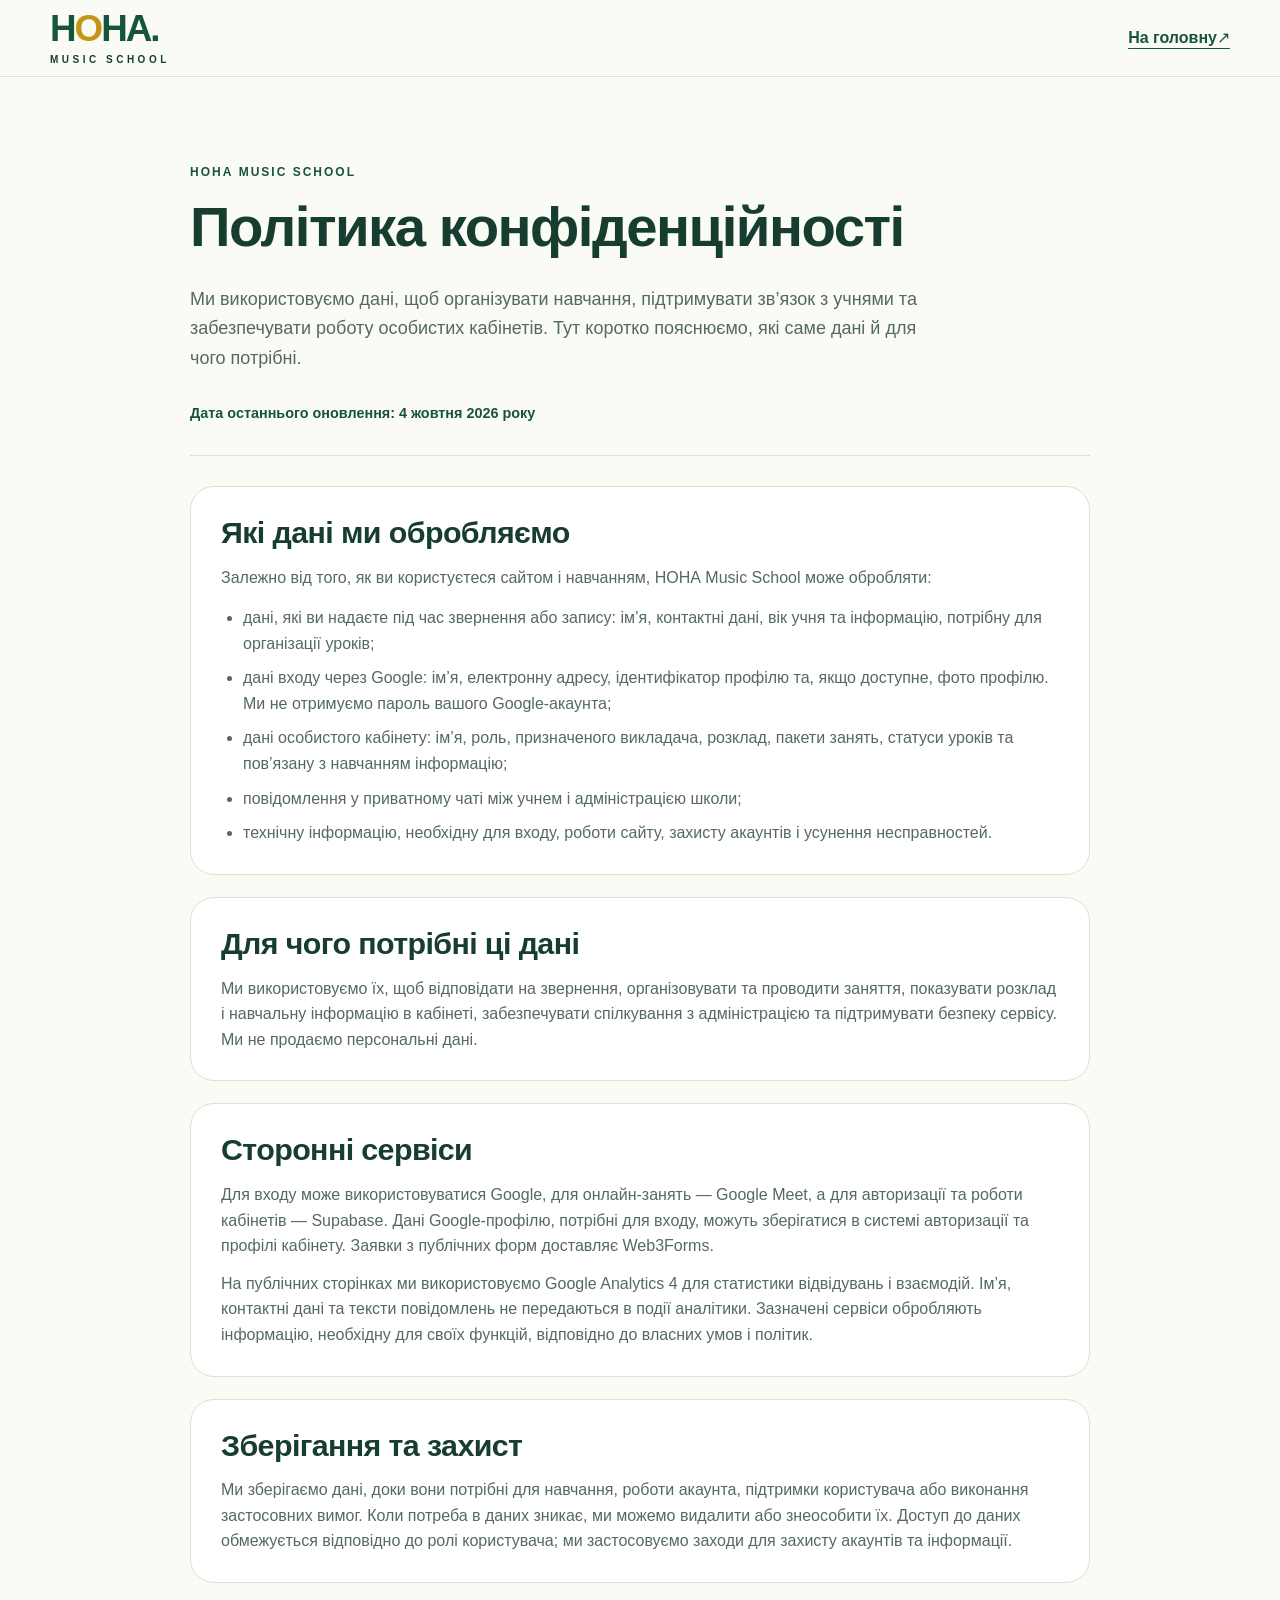
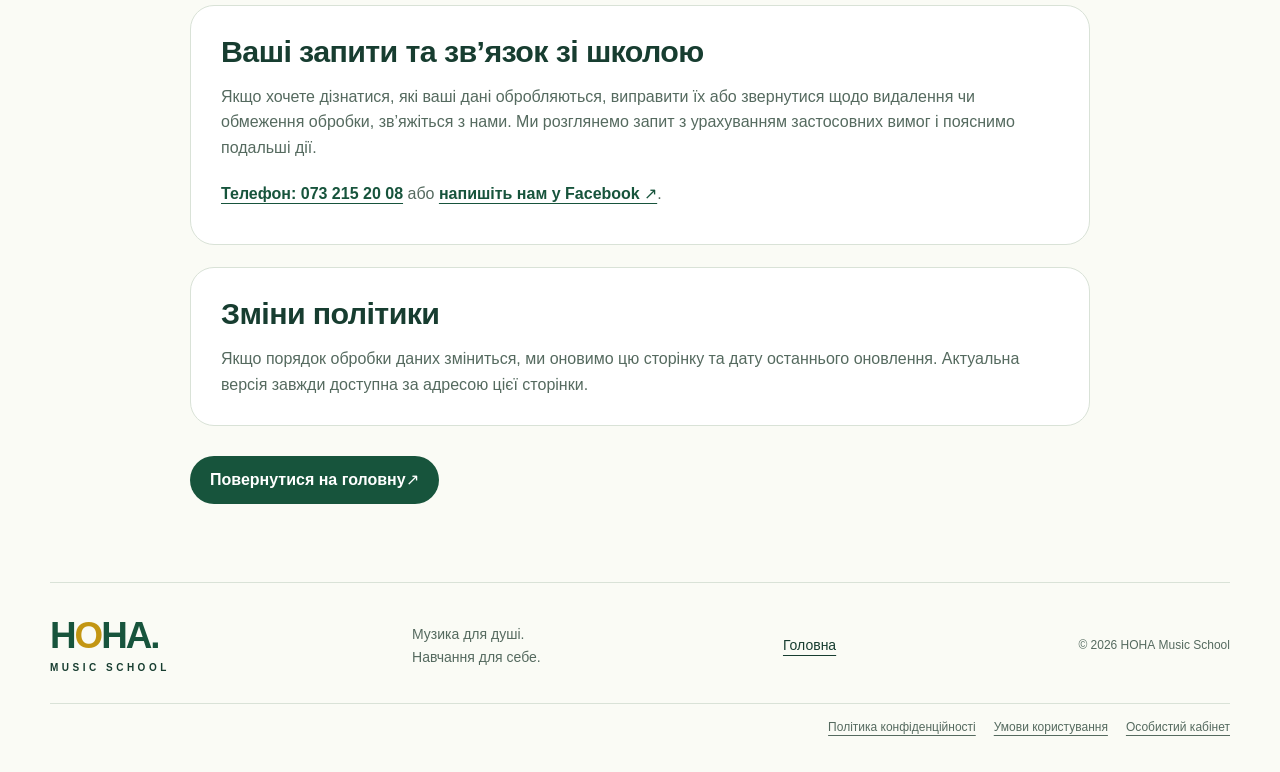
<file: privacy/index.html>
<!doctype html>
<html lang="uk">
  <head>
    <meta charset="utf-8" />
    <meta name="viewport" content="width=device-width, initial-scale=1" />
    <meta name="theme-color" content="#17543c" />
    <meta name="robots" content="index, follow" />
    <link rel="canonical" href="https://nonaschool.com.ua/privacy/" />
    <title>Політика конфіденційності | НОНА Music School</title>
    <meta name="description" content="Як НОНА Music School обробляє дані для навчання, входу через Google та роботи особистих кабінетів." />
    <link rel="icon" href="../assets/favicon.png" type="image/png" sizes="96x96" />
    <link rel="stylesheet" href="../styles.css?v=7" />
    <link rel="stylesheet" href="../assets/css/legal.css?v=1" />
  </head>
  <body class="legal-page">
    <a class="skip" href="#main">Перейти до змісту</a>
    <header class="header">
      <div class="wrap header-inner legal-header-inner">
        <a class="brand" href="/" aria-label="НОНА Music School — головна сторінка">
          <span class="wordmark">Н<span>О</span>НА<span class="brand-dot">.</span></span>
          <span class="brand-caption">MUSIC SCHOOL</span>
        </a>
        <a class="legal-home-link" href="/">На головну <span aria-hidden="true">↗</span></a>
      </div>
    </header>

    <main id="main" class="wrap legal-main">
      <div class="legal-intro">
        <p class="eyebrow">НОНА MUSIC SCHOOL</p>
        <h1>Політика конфіденційності</h1>
        <p class="lead">Ми використовуємо дані, щоб організувати навчання, підтримувати зв’язок з учнями та забезпечувати роботу особистих кабінетів. Тут коротко пояснюємо, які саме дані й для чого потрібні.</p>
        <p class="legal-updated">Дата останнього оновлення: 4 жовтня 2026 року</p>
      </div>

      <div class="legal-content">
        <section aria-labelledby="privacy-data">
          <h2 id="privacy-data">Які дані ми обробляємо</h2>
          <p>Залежно від того, як ви користуєтеся сайтом і навчанням, НОНА Music School може обробляти:</p>
          <ul>
            <li>дані, які ви надаєте під час звернення або запису: ім’я, контактні дані, вік учня та інформацію, потрібну для організації уроків;</li>
            <li>дані входу через Google: ім’я, електронну адресу, ідентифікатор профілю та, якщо доступне, фото профілю. Ми не отримуємо пароль вашого Google-акаунта;</li>
            <li>дані особистого кабінету: ім’я, роль, призначеного викладача, розклад, пакети занять, статуси уроків та пов’язану з навчанням інформацію;</li>
            <li>повідомлення у приватному чаті між учнем і адміністрацією школи;</li>
            <li>технічну інформацію, необхідну для входу, роботи сайту, захисту акаунтів і усунення несправностей.</li>
          </ul>
        </section>

        <section aria-labelledby="privacy-purpose">
          <h2 id="privacy-purpose">Для чого потрібні ці дані</h2>
          <p>Ми використовуємо їх, щоб відповідати на звернення, організовувати та проводити заняття, показувати розклад і навчальну інформацію в кабінеті, забезпечувати спілкування з адміністрацією та підтримувати безпеку сервісу. Ми не продаємо персональні дані.</p>
        </section>

        <section aria-labelledby="privacy-services">
          <h2 id="privacy-services">Сторонні сервіси</h2>
          <p>Для входу може використовуватися Google, для онлайн-занять — Google Meet, а для авторизації та роботи кабінетів — Supabase. Дані Google-профілю, потрібні для входу, можуть зберігатися в системі авторизації та профілі кабінету. Заявки з публічних форм доставляє Web3Forms.</p>
          <p>На публічних сторінках ми використовуємо Google Analytics 4 для статистики відвідувань і взаємодій. Ім’я, контактні дані та тексти повідомлень не передаються в події аналітики. Зазначені сервіси обробляють інформацію, необхідну для своїх функцій, відповідно до власних умов і політик.</p>
        </section>

        <section aria-labelledby="privacy-retention">
          <h2 id="privacy-retention">Зберігання та захист</h2>
          <p>Ми зберігаємо дані, доки вони потрібні для навчання, роботи акаунта, підтримки користувача або виконання застосовних вимог. Коли потреба в даних зникає, ми можемо видалити або знеособити їх. Доступ до даних обмежується відповідно до ролі користувача; ми застосовуємо заходи для захисту акаунтів та інформації.</p>
        </section>

        <section aria-labelledby="privacy-rights">
          <h2 id="privacy-rights">Ваші запити та зв’язок зі школою</h2>
          <p>Якщо хочете дізнатися, які ваші дані обробляються, виправити їх або звернутися щодо видалення чи обмеження обробки, зв’яжіться з нами. Ми розглянемо запит з урахуванням застосовних вимог і пояснимо подальші дії.</p>
          <p><a class="legal-contact" href="tel:+380732152008">Телефон: 073 215 20 08</a> або <a href="https://www.facebook.com/profile.php?id=61580238429267" target="_blank" rel="noopener noreferrer">напишіть нам у Facebook ↗</a>.</p>
        </section>

        <section aria-labelledby="privacy-changes">
          <h2 id="privacy-changes">Зміни політики</h2>
          <p>Якщо порядок обробки даних зміниться, ми оновимо цю сторінку та дату останнього оновлення. Актуальна версія завжди доступна за адресою цієї сторінки.</p>
        </section>
      </div>
      <a class="legal-return" href="/">Повернутися на головну <span aria-hidden="true">↗</span></a>
    </main>

    <footer class="wrap footer legal-footer">
      <a class="brand" href="/"><span class="wordmark">Н<span>О</span>НА<span class="brand-dot">.</span></span><span class="brand-caption">MUSIC SCHOOL</span></a>
      <p>Музика для душі.<br />Навчання для себе.</p>
      <a href="/">Головна</a>
      <small>© 2026 НОНА Music School</small>
      <nav class="footer-legal" aria-label="Додаткові посилання"><a href="/privacy/" aria-current="page">Політика конфіденційності</a><a href="/terms/">Умови користування</a><a href="/login/">Особистий кабінет</a></nav>
    </footer>
  </body>
</html>
</file>
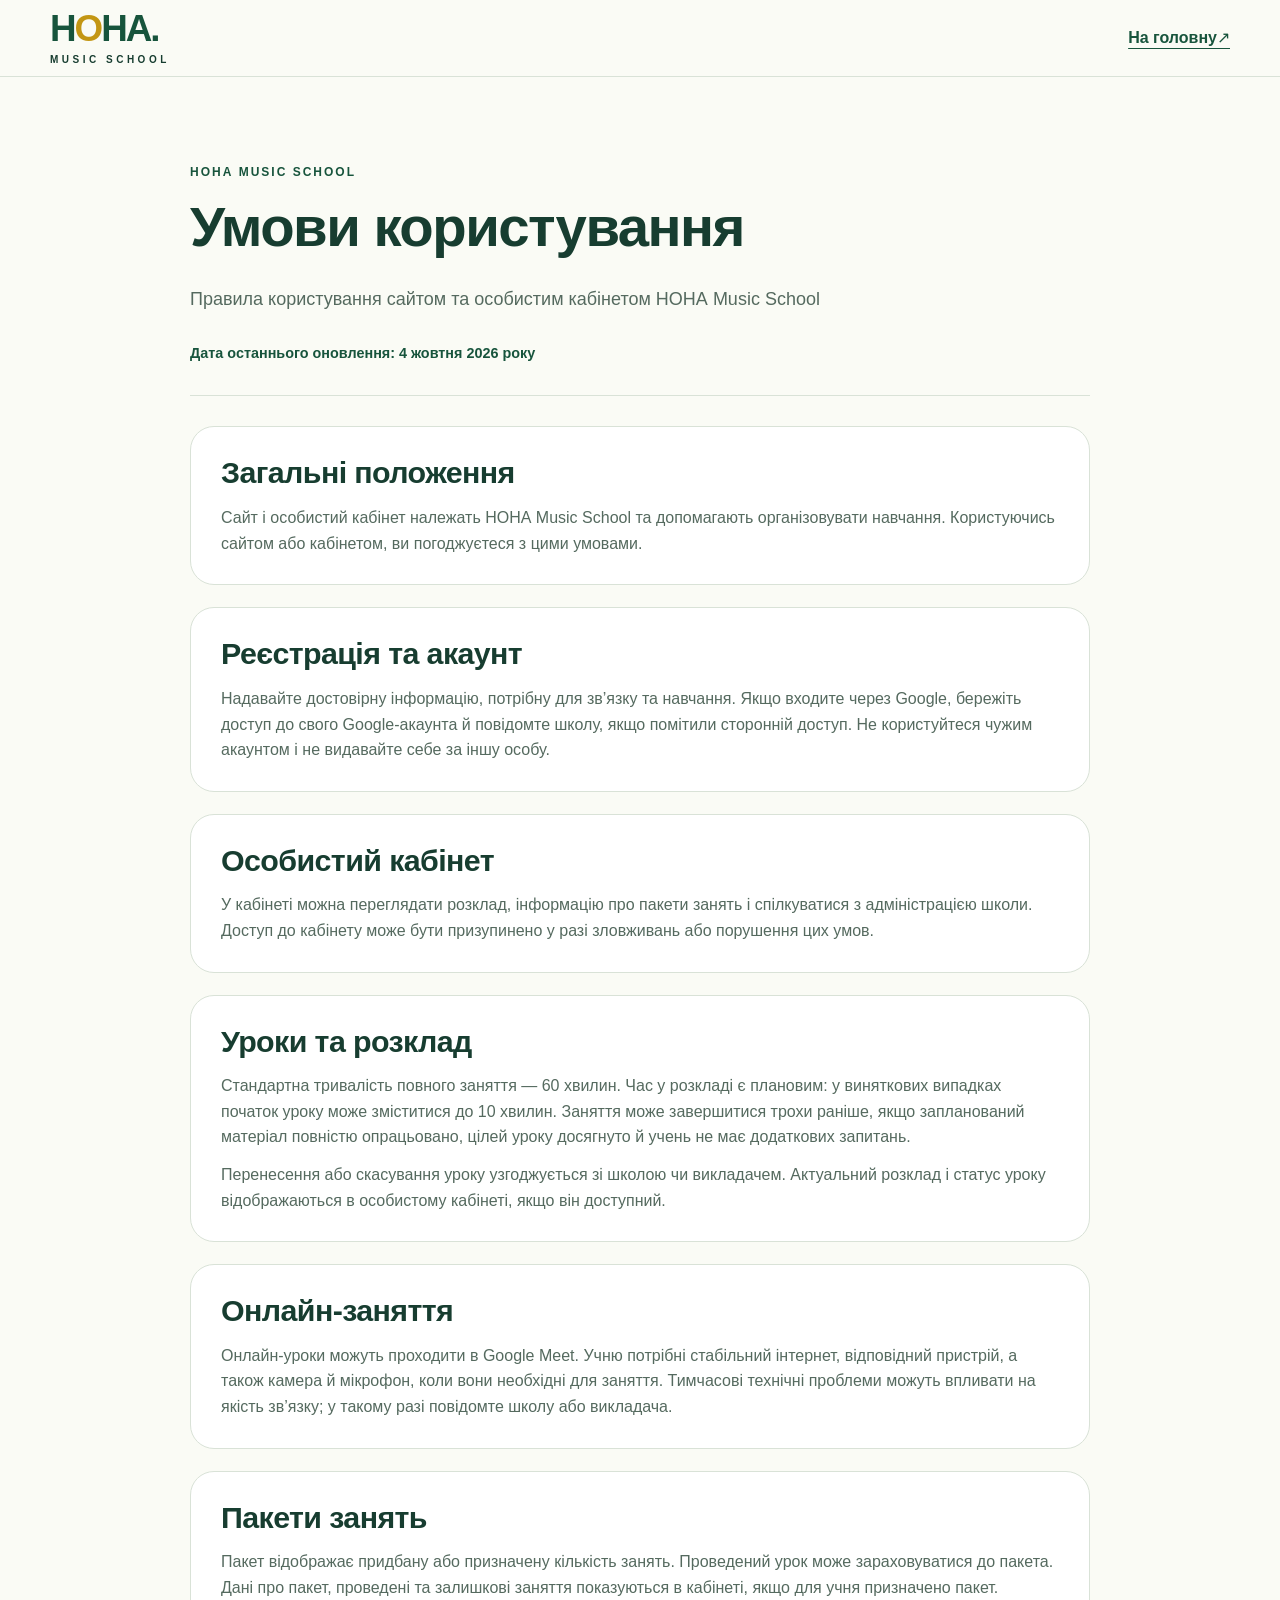
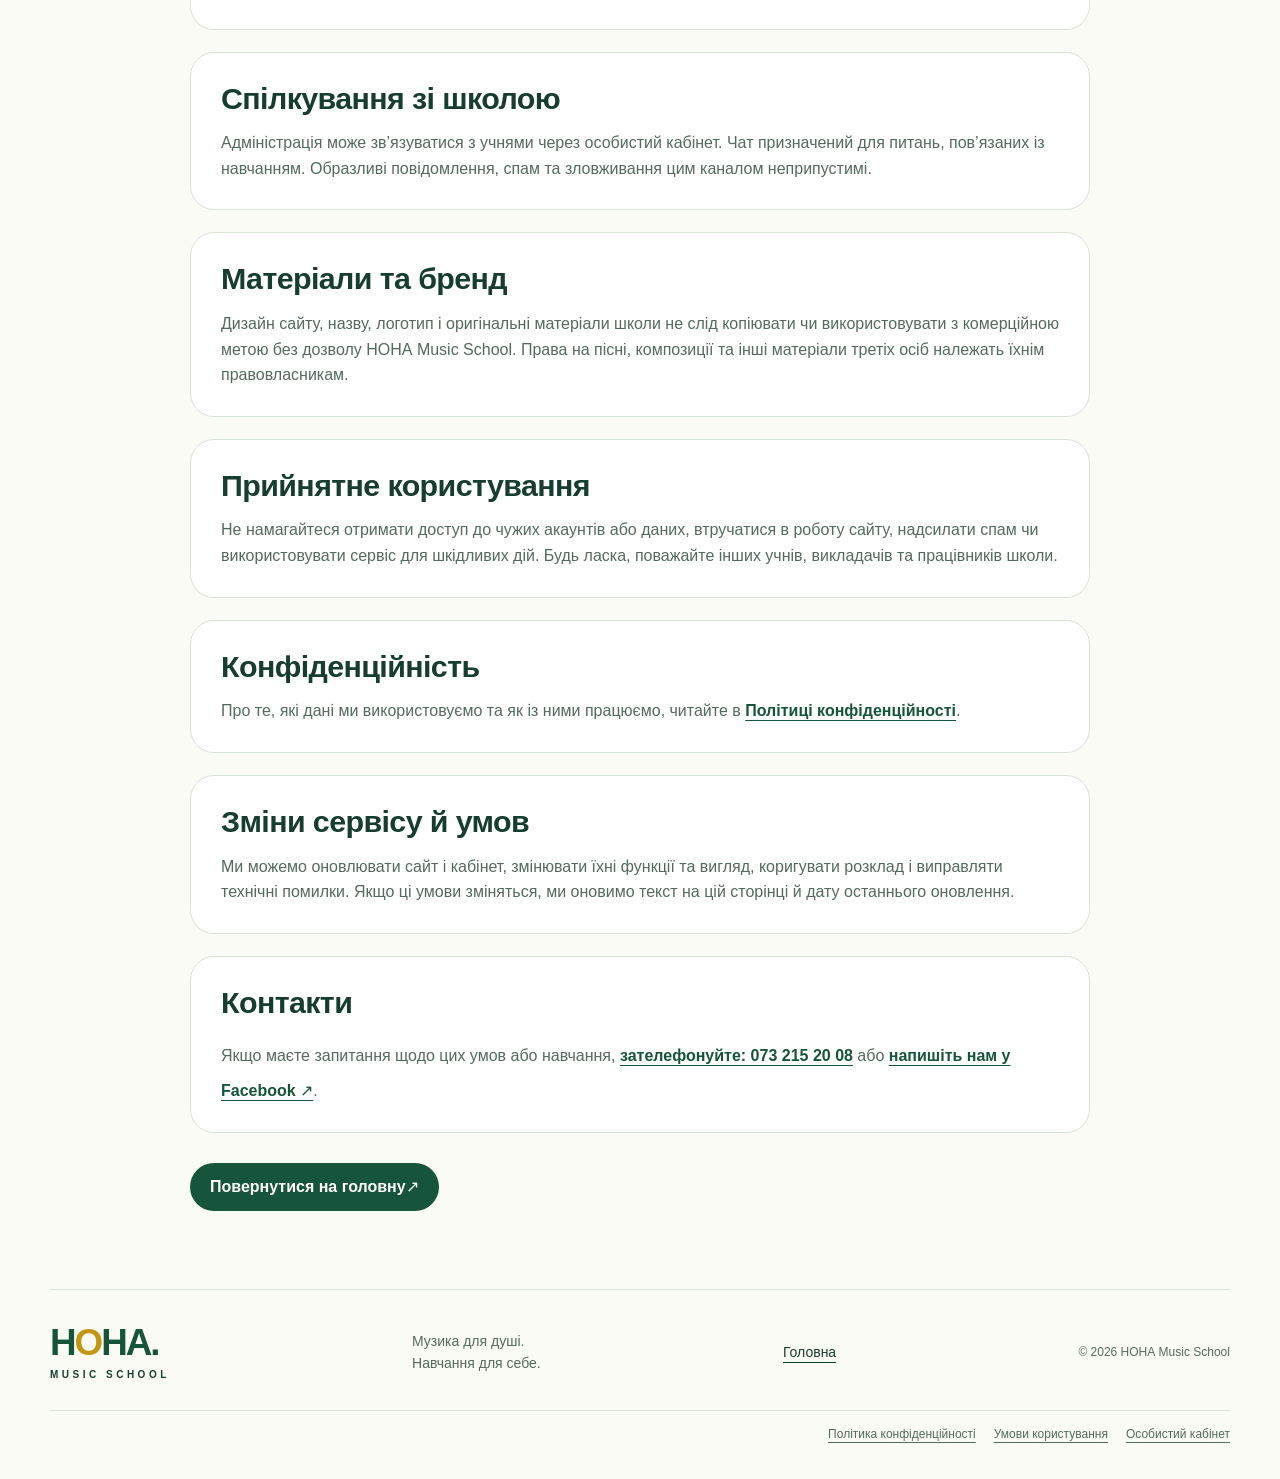
<file: terms/index.html>
<!doctype html>
<html lang="uk">
  <head>
    <meta charset="utf-8" />
    <meta name="viewport" content="width=device-width, initial-scale=1" />
    <meta name="theme-color" content="#17543c" />
    <meta name="robots" content="index, follow" />
    <link rel="canonical" href="https://nonaschool.com.ua/terms/" />
    <title>Умови користування | НОНА Music School</title>
    <meta name="description" content="Правила користування сайтом, уроками та особистим кабінетом НОНА Music School: розклад, пакети занять і спілкування зі школою." />
    <link rel="icon" href="../assets/favicon.png" type="image/png" sizes="96x96" />
    <link rel="stylesheet" href="../styles.css?v=7" />
    <link rel="stylesheet" href="../assets/css/legal.css?v=1" />
  </head>
  <body class="legal-page">
    <a class="skip" href="#main">Перейти до змісту</a>
    <header class="header">
      <div class="wrap header-inner legal-header-inner">
        <a class="brand" href="/" aria-label="НОНА Music School — головна сторінка">
          <span class="wordmark">Н<span>О</span>НА<span class="brand-dot">.</span></span>
          <span class="brand-caption">MUSIC SCHOOL</span>
        </a>
        <a class="legal-home-link" href="/">На головну <span aria-hidden="true">↗</span></a>
      </div>
    </header>

    <main id="main" class="wrap legal-main">
      <div class="legal-intro">
        <p class="eyebrow">НОНА MUSIC SCHOOL</p>
        <h1>Умови користування</h1>
        <p class="lead">Правила користування сайтом та особистим кабінетом НОНА Music School</p>
        <p class="legal-updated">Дата останнього оновлення: 4 жовтня 2026 року</p>
      </div>

      <div class="legal-content">
        <section aria-labelledby="terms-general">
          <h2 id="terms-general">Загальні положення</h2>
          <p>Сайт і особистий кабінет належать НОНА Music School та допомагають організовувати навчання. Користуючись сайтом або кабінетом, ви погоджуєтеся з цими умовами.</p>
        </section>

        <section aria-labelledby="terms-account">
          <h2 id="terms-account">Реєстрація та акаунт</h2>
          <p>Надавайте достовірну інформацію, потрібну для зв’язку та навчання. Якщо входите через Google, бережіть доступ до свого Google-акаунта й повідомте школу, якщо помітили сторонній доступ. Не користуйтеся чужим акаунтом і не видавайте себе за іншу особу.</p>
        </section>

        <section aria-labelledby="terms-cabinet">
          <h2 id="terms-cabinet">Особистий кабінет</h2>
          <p>У кабінеті можна переглядати розклад, інформацію про пакети занять і спілкуватися з адміністрацією школи. Доступ до кабінету може бути призупинено у разі зловживань або порушення цих умов.</p>
        </section>

        <section aria-labelledby="terms-lessons">
          <h2 id="terms-lessons">Уроки та розклад</h2>
          <p>Стандартна тривалість повного заняття — 60 хвилин. Час у розкладі є плановим: у виняткових випадках початок уроку може зміститися до 10 хвилин. Заняття може завершитися трохи раніше, якщо запланований матеріал повністю опрацьовано, цілей уроку досягнуто й учень не має додаткових запитань.</p>
          <p>Перенесення або скасування уроку узгоджується зі школою чи викладачем. Актуальний розклад і статус уроку відображаються в особистому кабінеті, якщо він доступний.</p>
        </section>

        <section aria-labelledby="terms-online">
          <h2 id="terms-online">Онлайн-заняття</h2>
          <p>Онлайн-уроки можуть проходити в Google Meet. Учню потрібні стабільний інтернет, відповідний пристрій, а також камера й мікрофон, коли вони необхідні для заняття. Тимчасові технічні проблеми можуть впливати на якість зв’язку; у такому разі повідомте школу або викладача.</p>
        </section>

        <section aria-labelledby="terms-packages">
          <h2 id="terms-packages">Пакети занять</h2>
          <p>Пакет відображає придбану або призначену кількість занять. Проведений урок може зараховуватися до пакета. Дані про пакет, проведені та залишкові заняття показуються в кабінеті, якщо для учня призначено пакет.</p>
        </section>

        <section aria-labelledby="terms-communication">
          <h2 id="terms-communication">Спілкування зі школою</h2>
          <p>Адміністрація може зв’язуватися з учнями через особистий кабінет. Чат призначений для питань, пов’язаних із навчанням. Образливі повідомлення, спам та зловживання цим каналом неприпустимі.</p>
        </section>

        <section aria-labelledby="terms-materials">
          <h2 id="terms-materials">Матеріали та бренд</h2>
          <p>Дизайн сайту, назву, логотип і оригінальні матеріали школи не слід копіювати чи використовувати з комерційною метою без дозволу НОНА Music School. Права на пісні, композиції та інші матеріали третіх осіб належать їхнім правовласникам.</p>
        </section>

        <section aria-labelledby="terms-use">
          <h2 id="terms-use">Прийнятне користування</h2>
          <p>Не намагайтеся отримати доступ до чужих акаунтів або даних, втручатися в роботу сайту, надсилати спам чи використовувати сервіс для шкідливих дій. Будь ласка, поважайте інших учнів, викладачів та працівників школи.</p>
        </section>

        <section aria-labelledby="terms-privacy">
          <h2 id="terms-privacy">Конфіденційність</h2>
          <p>Про те, які дані ми використовуємо та як із ними працюємо, читайте в <a href="/privacy/">Політиці конфіденційності</a>.</p>
        </section>

        <section aria-labelledby="terms-changes">
          <h2 id="terms-changes">Зміни сервісу й умов</h2>
          <p>Ми можемо оновлювати сайт і кабінет, змінювати їхні функції та вигляд, коригувати розклад і виправляти технічні помилки. Якщо ці умови зміняться, ми оновимо текст на цій сторінці й дату останнього оновлення.</p>
        </section>

        <section aria-labelledby="terms-contact">
          <h2 id="terms-contact">Контакти</h2>
          <p>Якщо маєте запитання щодо цих умов або навчання, <a class="legal-contact" href="tel:+380732152008">зателефонуйте: 073 215 20 08</a> або <a href="https://www.facebook.com/profile.php?id=61580238429267" target="_blank" rel="noopener noreferrer">напишіть нам у Facebook ↗</a>.</p>
        </section>
      </div>
      <a class="legal-return" href="/">Повернутися на головну <span aria-hidden="true">↗</span></a>
    </main>

    <footer class="wrap footer legal-footer">
      <a class="brand" href="/"><span class="wordmark">Н<span>О</span>НА<span class="brand-dot">.</span></span><span class="brand-caption">MUSIC SCHOOL</span></a>
      <p>Музика для душі.<br />Навчання для себе.</p>
      <a href="/">Головна</a>
      <small>© 2026 НОНА Music School</small>
      <nav class="footer-legal" aria-label="Додаткові посилання"><a href="/privacy/">Політика конфіденційності</a><a href="/terms/" aria-current="page">Умови користування</a><a href="/login/">Особистий кабінет</a></nav>
    </footer>
  </body>
</html>
</file>
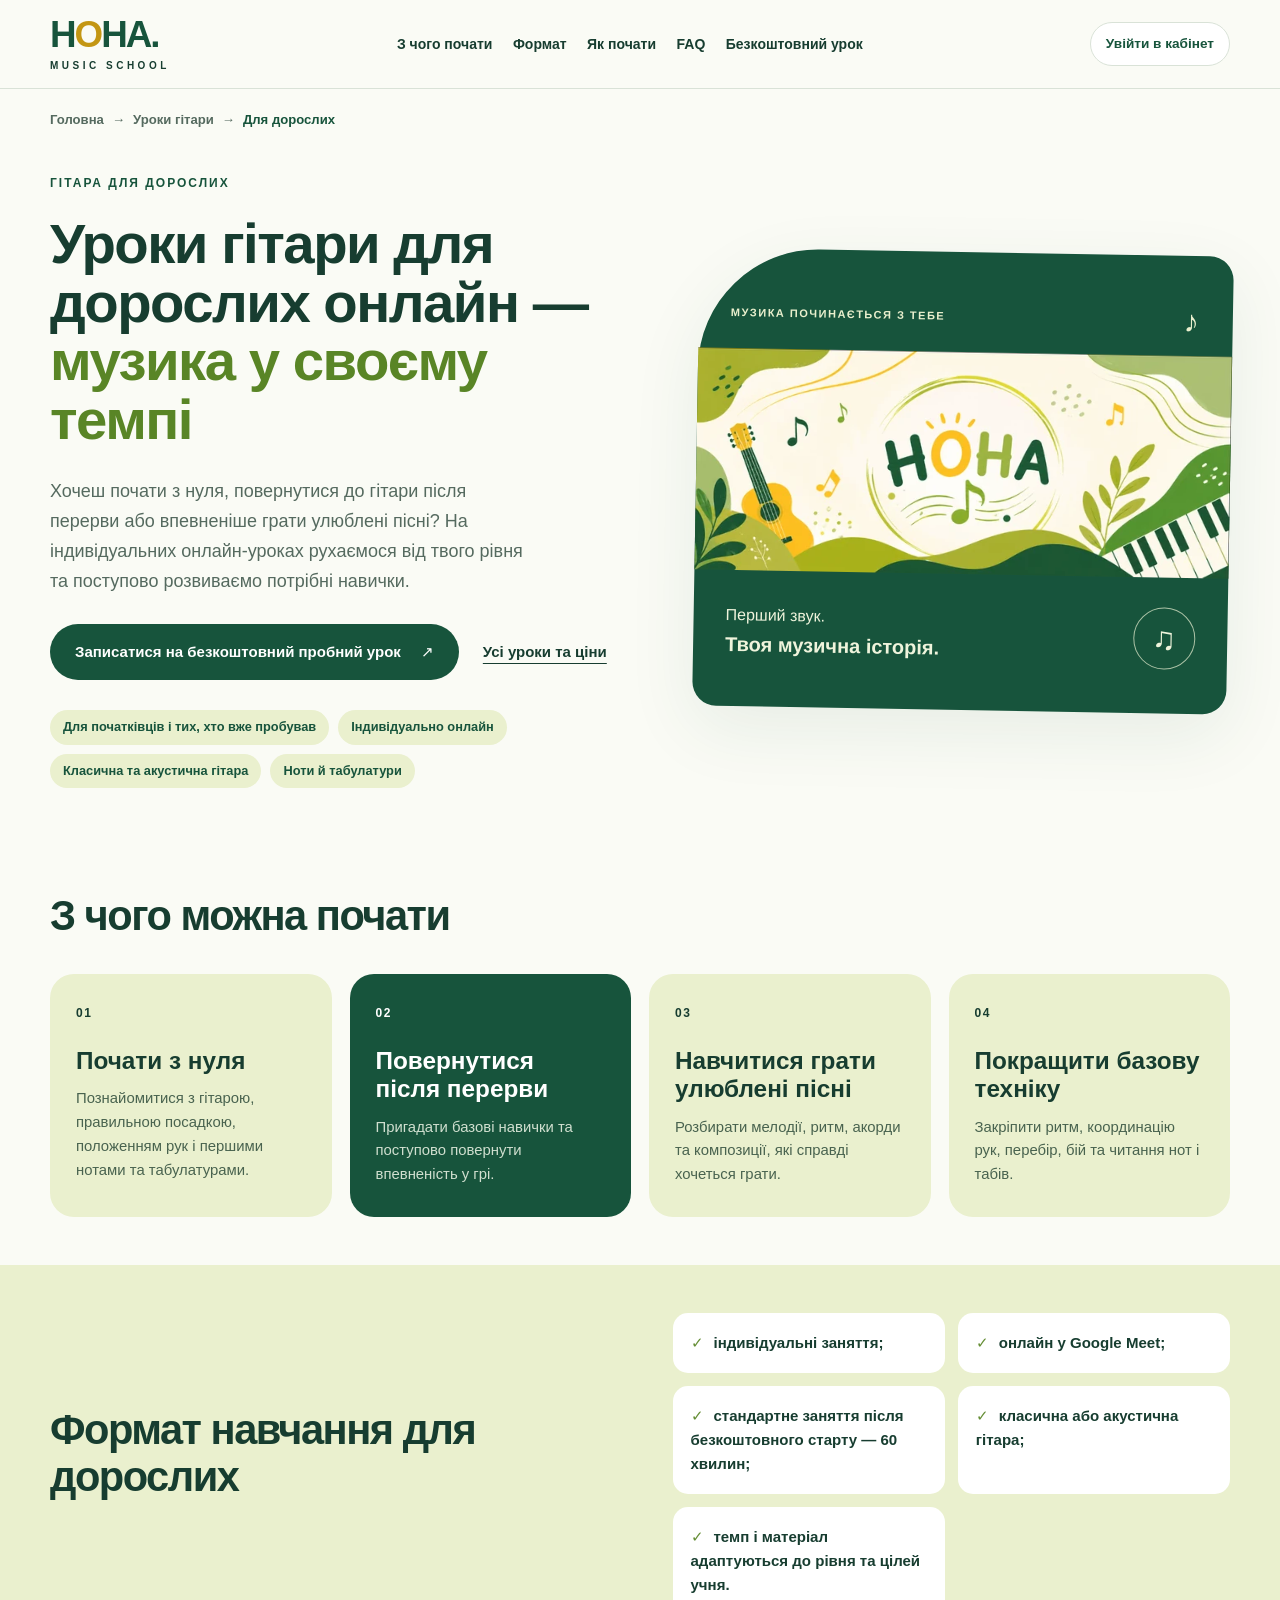
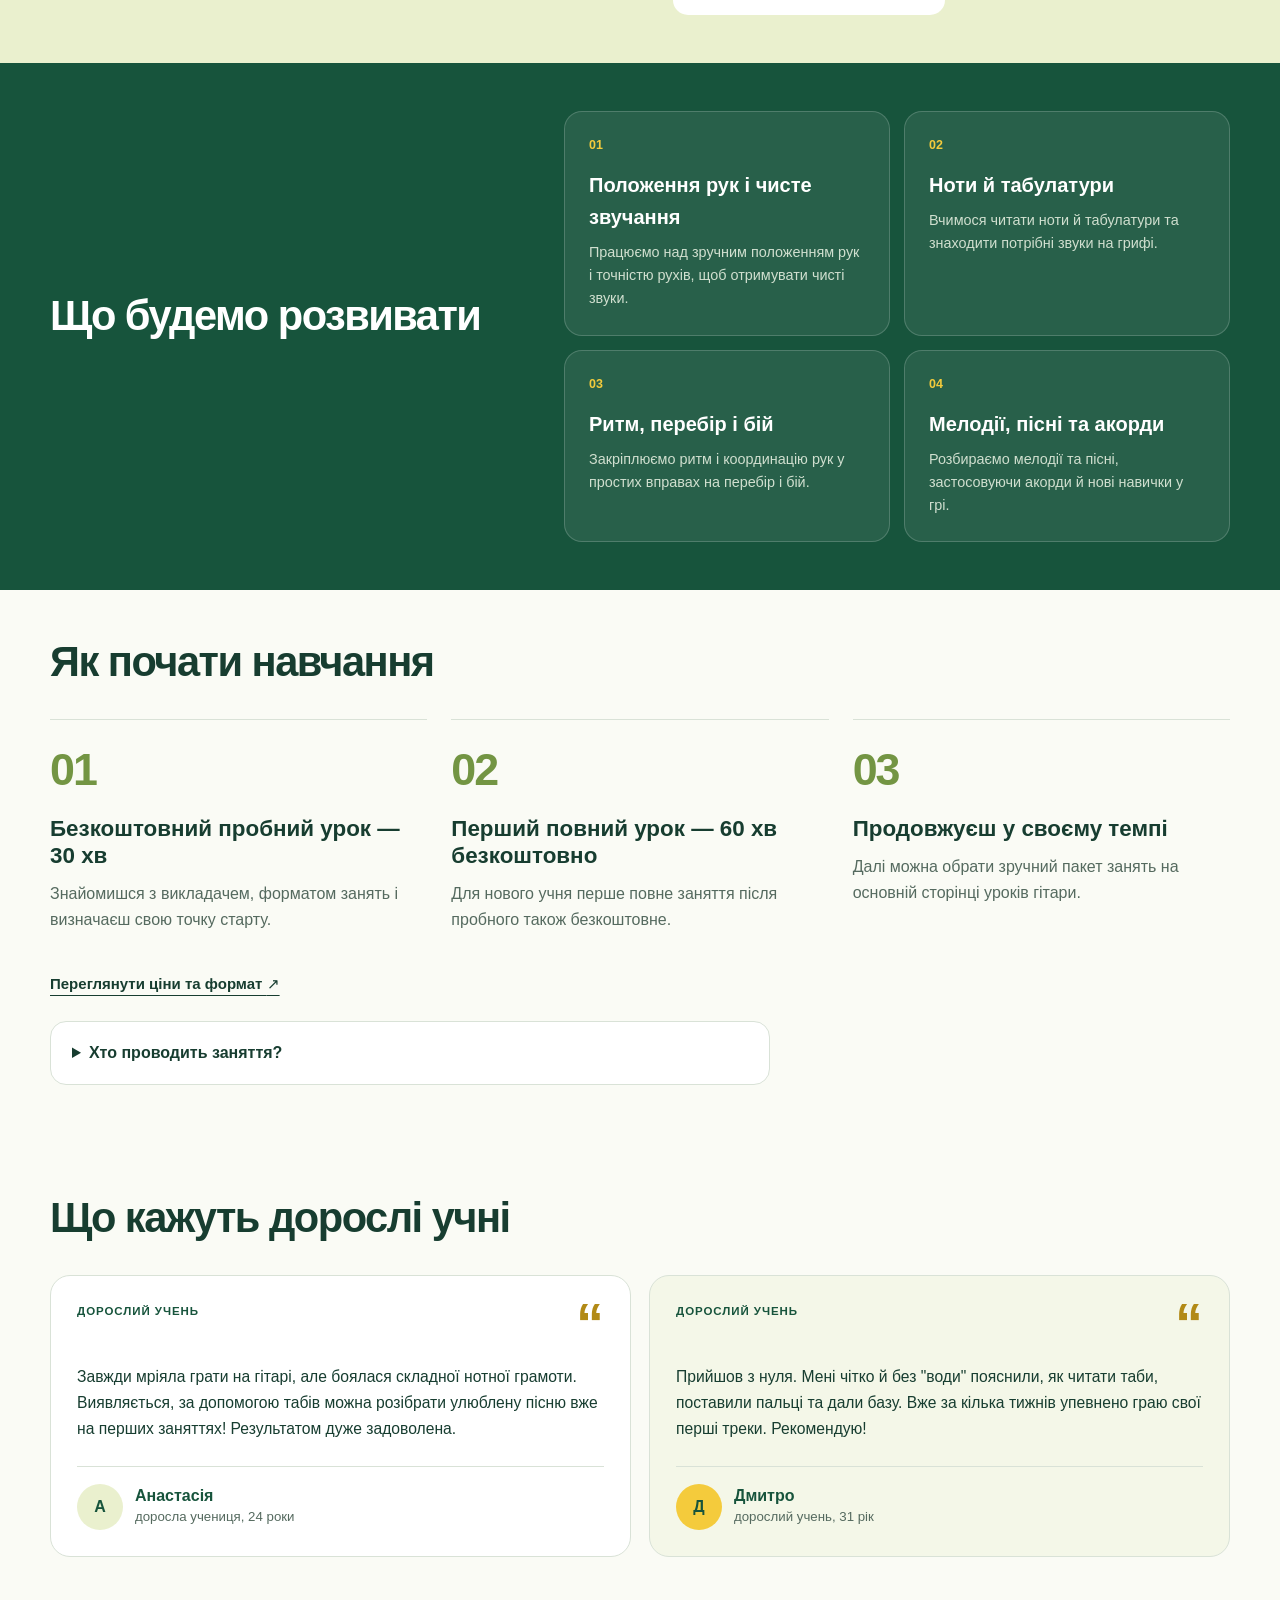
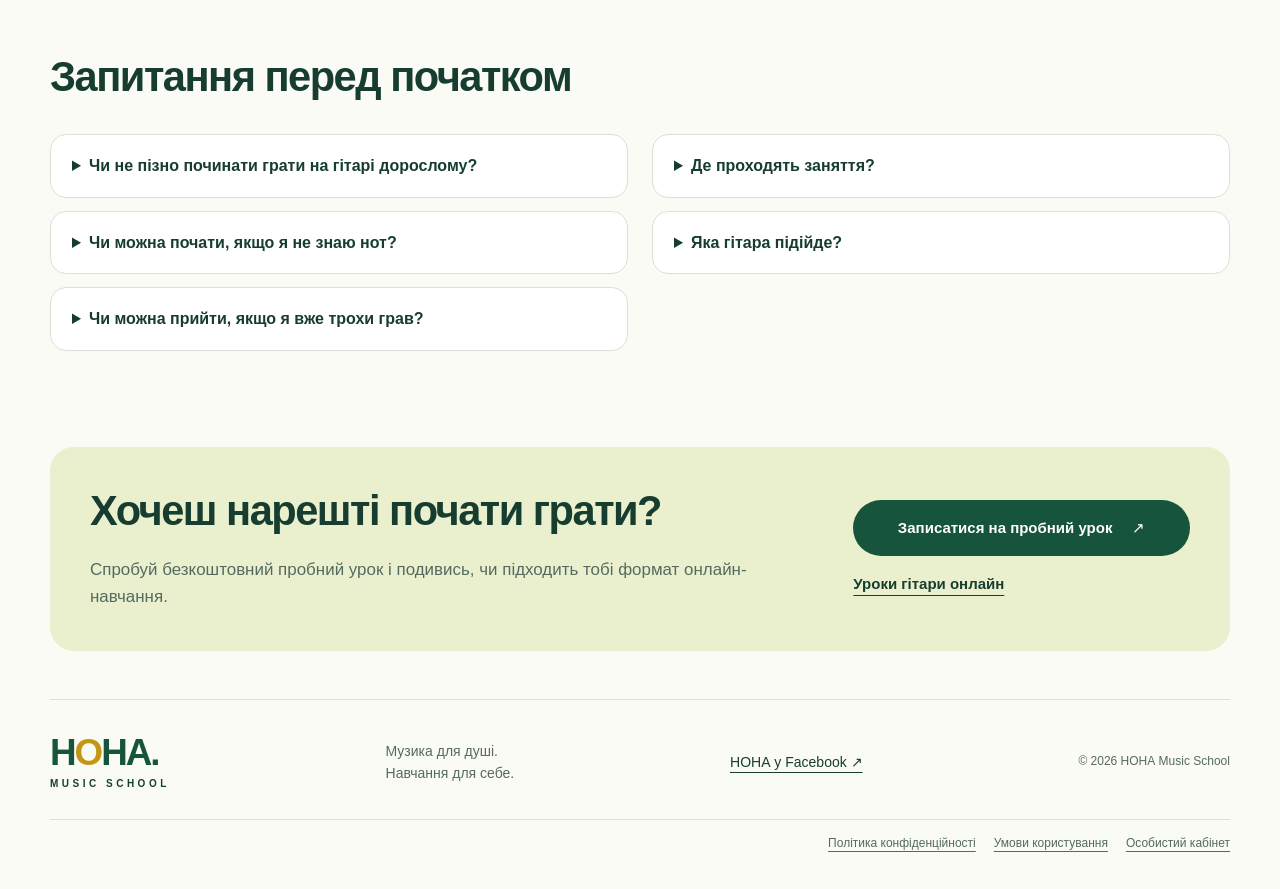
<file: guitar/adults/index.html>
<!doctype html>
<html lang="uk">
  <head>
    <meta charset="utf-8" />
    <meta name="viewport" content="width=device-width, initial-scale=1" />
    <meta name="theme-color" content="#17543c" />
    <meta name="robots" content="index, follow, max-image-preview:large" />
    <title>Уроки гітари для дорослих онлайн | НОНА Music School</title>
    <meta name="description" content="Онлайн-уроки гітари для дорослих з нуля: ритм, акорди, ноти й табулатури та улюблені пісні. Індивідуальні заняття у НОНА Music School." />
    <link rel="canonical" href="https://nonaschool.com.ua/guitar/adults/" />
    <meta property="og:type" content="website" />
    <meta property="og:locale" content="uk_UA" />
    <meta property="og:site_name" content="НОНА Music School" />
    <meta property="og:url" content="https://nonaschool.com.ua/guitar/adults/" />
    <meta property="og:title" content="Уроки гітари для дорослих онлайн | НОНА Music School" />
    <meta property="og:description" content="Онлайн-уроки гітари для дорослих з нуля: ритм, акорди, ноти й табулатури та улюблені пісні. Індивідуальні заняття у НОНА Music School." />
    <meta property="og:image" content="https://nonaschool.com.ua/assets/school-cover.png" />
    <meta property="og:image:type" content="image/png" />
    <meta property="og:image:width" content="960" />
    <meta property="og:image:height" content="399" />
    <meta property="og:image:alt" content="НОНА Music School — обкладинка школи з гітарою, клавішами та нотами" />
    <link rel="icon" href="../../assets/favicon.png" type="image/png" sizes="96x96" />
    <link rel="stylesheet" href="../../styles.css?v=7" />
    <link rel="stylesheet" href="../guitar.css?v=17" />
    <link rel="stylesheet" href="adults.css?v=1" />
    <script async src="https://www.googletagmanager.com/gtag/js?id=G-H3QLF10CVM"></script>
    <script>
      window.dataLayer = window.dataLayer || [];
      function gtag(){dataLayer.push(arguments);}
      try { var nonaInternal = new URLSearchParams(location.search).get('nona_internal'); if (nonaInternal === '1') localStorage.setItem('nona_internal', '1'); else if (nonaInternal === '0') localStorage.removeItem('nona_internal'); } catch(e){}
      gtag('js', new Date());
      gtag('config', 'G-H3QLF10CVM', (()=>{ try { return localStorage.getItem('nona_internal')==='1' ? { traffic_type: 'internal' } : {}; } catch(e){ return {}; } })());
    </script>
    <script src="../../script.js?v=6" defer></script>
    <script src="../../assets/js/track.js?v=1" defer></script>
    <script type="application/ld+json">
    {
      "@context": "https://schema.org",
      "@graph": [
        {
          "@type": "WebPage",
          "name": "Уроки гітари для дорослих онлайн | НОНА Music School",
          "url": "https://nonaschool.com.ua/guitar/adults/",
          "description": "Онлайн-уроки гітари для дорослих: навчання з нуля, розвиток базових навичок, ноти й табулатури, ритм, акорди та улюблені пісні. Індивідуальні заняття у НОНА Music School.",
          "isPartOf": { "@id": "https://nonaschool.com.ua/guitar/" }
        },
        {
          "@type": "BreadcrumbList",
          "itemListElement": [
            { "@type": "ListItem", "position": 1, "name": "Головна", "item": "https://nonaschool.com.ua/" },
            { "@type": "ListItem", "position": 2, "name": "Уроки гітари", "item": "https://nonaschool.com.ua/guitar/" },
            { "@type": "ListItem", "position": 3, "name": "Для дорослих", "item": "https://nonaschool.com.ua/guitar/adults/" }
          ]
        }
      ]
    }
    </script>
  </head>
  <body class="guitar-page adults-page">
    <a class="skip" href="#main">Перейти до змісту</a>
    <header class="header">
      <div class="wrap header-inner">
        <a class="brand" href="/">
          <span class="wordmark">Н<span>О</span>НА<span class="brand-dot">.</span></span>
          <span class="brand-caption">MUSIC SCHOOL</span>
        </a>
        <nav class="desktop-navigation" aria-label="Навігація сторінкою">
          <a href="#start">З чого почати</a><a href="#format">Формат</a><a href="#how">Як почати</a><a href="#faq">FAQ</a><a href="/guitar/#application">Безкоштовний урок</a>
        </nav>
        <a class="header-login" href="/login/">Увійти в кабінет</a>
        <details class="mobile-menu">
          <summary class="menu-toggle" aria-controls="adults-navigation">Меню <span aria-hidden="true">☰</span></summary>
          <nav id="adults-navigation" aria-label="Мобільна навігація">
            <a href="#start">З чого почати</a><a href="#format">Формат</a><a href="#how">Як почати</a><a href="#faq">FAQ</a><a href="/guitar/#application">Безкоштовний урок</a>
            <a class="menu-login" href="/login/">Увійти в кабінет</a>
          </nav>
        </details>
      </div>
    </header>
    <nav class="mobile-action-bar" aria-label="Швидкі дії">
      <a class="mobile-action-prices" href="/guitar/#prices">Ціни</a>
      <a class="mobile-action-trial" href="/guitar/#application">Безкоштовний урок</a>
    </nav>
    <main id="main">
      <nav class="wrap breadcrumbs" aria-label="Навігаційний шлях">
        <a href="/">Головна</a><span aria-hidden="true">→</span>
        <a href="/guitar/">Уроки гітари</a><span aria-hidden="true">→</span>
        <a href="/guitar/adults/" aria-current="page">Для дорослих</a>
      </nav>

      <section class="hero wrap guitar-hero" aria-labelledby="hero-title">
        <div class="hero-copy">
          <p class="eyebrow">ГІТАРА ДЛЯ ДОРОСЛИХ</p>
          <h1 id="hero-title">Уроки гітари для дорослих онлайн — <span>музика у своєму темпі</span></h1>
          <p class="lead">Хочеш почати з нуля, повернутися до гітари після перерви або впевненіше грати улюблені пісні? На індивідуальних онлайн-уроках рухаємося від твого рівня та поступово розвиваємо потрібні навички.</p>
          <div class="hero-actions">
            <a class="button" href="/guitar/#application">Записатися на безкоштовний пробний урок <span aria-hidden="true">↗</span></a>
            <a class="text-link" href="/guitar/">Усі уроки та ціни</a>
          </div>
          <ul class="hero-facts" aria-label="Коротко про заняття">
            <li>Для початківців і тих, хто вже пробував</li><li>Індивідуально онлайн</li><li>Класична та акустична гітара</li><li>Ноти й табулатури</li>
          </ul>
        </div>
        <div class="hero-art">
          <div class="art-top"><span>МУЗИКА ПОЧИНАЄТЬСЯ З ТЕБЕ</span><span aria-hidden="true">♪</span></div>
          <img class="cover" src="../../assets/school-cover-960.webp" srcset="../../assets/school-cover-480.webp 480w, ../../assets/school-cover-640.webp 640w, ../../assets/school-cover-800.webp 800w, ../../assets/school-cover-960.webp 960w" sizes="(max-width: 720px) calc(100vw - 40px), 45vw" width="960" height="399" alt="Фірмова обкладинка НОНА Music School з гітарою та нотами" fetchpriority="high" />
          <div class="art-bottom"><p>Перший звук.<br /><strong>Твоя музична історія.</strong></p><span class="round-note" aria-hidden="true">♫</span></div>
        </div>
      </section>

      <section class="section wrap" id="start" aria-labelledby="start-title">
        <div class="guitar-section-head"><h2 id="start-title">З чого можна почати</h2></div>
        <div class="audience-grid">
          <article class="audience-card"><span class="card-number">01</span><h3>Почати з нуля</h3><p>Познайомитися з гітарою, правильною посадкою, положенням рук і першими нотами та табулатурами.</p></article>
          <article class="audience-card"><span class="card-number">02</span><h3>Повернутися після перерви</h3><p>Пригадати базові навички та поступово повернути впевненість у грі.</p></article>
          <article class="audience-card"><span class="card-number">03</span><h3>Навчитися грати улюблені пісні</h3><p>Розбирати мелодії, ритм, акорди та композиції, які справді хочеться грати.</p></article>
          <article class="audience-card"><span class="card-number">04</span><h3>Покращити базову техніку</h3><p>Закріпити ритм, координацію рук, перебір, бій та читання нот і табів.</p></article>
        </div>
      </section>

      <section class="guitar-ready" id="format" aria-labelledby="format-title">
        <div class="wrap ready-layout">
          <div><h2 id="format-title">Формат навчання для дорослих</h2></div>
          <ul>
            <li>індивідуальні заняття;</li>
            <li>онлайн у Google Meet;</li>
            <li>стандартне заняття після безкоштовного старту — 60 хвилин;</li>
            <li>класична або акустична гітара;</li>
            <li>темп і матеріал адаптуються до рівня та цілей учня.</li>
          </ul>
        </div>
      </section>

      <section class="guitar-program" id="skills" aria-labelledby="skills-title">
        <div class="wrap program-layout">
          <div><h2 id="skills-title">Що будемо розвивати</h2></div>
          <div class="skill-grid">
            <div class="skill-card"><span>01</span><strong>Положення рук і чисте звучання</strong><p>Працюємо над зручним положенням рук і точністю рухів, щоб отримувати чисті звуки.</p></div>
            <div class="skill-card"><span>02</span><strong>Ноти й табулатури</strong><p>Вчимося читати ноти й табулатури та знаходити потрібні звуки на грифі.</p></div>
            <div class="skill-card"><span>03</span><strong>Ритм, перебір і бій</strong><p>Закріплюємо ритм і координацію рук у простих вправах на перебір і бій.</p></div>
            <div class="skill-card"><span>04</span><strong>Мелодії, пісні та акорди</strong><p>Розбираємо мелодії та пісні, застосовуючи акорди й нові навички у грі.</p></div>
          </div>
        </div>
      </section>

      <section class="section wrap" id="how" aria-labelledby="how-title">
        <div class="guitar-section-head"><h2 id="how-title">Як почати навчання</h2></div>
        <ol class="step-grid">
          <li><span>01</span><h3>Безкоштовний пробний урок — 30 хв</h3><p>Знайомишся з викладачем, форматом занять і визначаєш свою точку старту.</p></li>
          <li><span>02</span><h3>Перший повний урок — 60 хв безкоштовно</h3><p>Для нового учня перше повне заняття після пробного також безкоштовне.</p></li>
          <li><span>03</span><h3>Продовжуєш у своєму темпі</h3><p>Далі можна обрати зручний пакет занять на основній сторінці уроків гітари.</p></li>
        </ol>
        <a class="text-link adults-prices-link" href="/guitar/#prices">Переглянути ціни та формат <span aria-hidden="true">↗</span></a>
        <div class="guitar-faq teacher-trust">
          <details>
            <summary>Хто проводить заняття?</summary>
            <p>Заняття проводять викладачі з профільною музичною освітою, які проходили педагогічну практику. Програму й темп навчання адаптуємо до рівня та цілей учня.</p>
          </details>
        </div>
      </section>

      <section class="section wrap" id="reviews" aria-labelledby="reviews-title">
        <div class="guitar-section-head"><h2 id="reviews-title">Що кажуть дорослі учні</h2></div>
        <div class="review-grid">
          <article class="review-card">
            <div class="review-card-top"><span class="review-category">ДОРОСЛИЙ УЧЕНЬ</span><span class="review-quote-mark" aria-hidden="true">“</span></div>
            <blockquote><p>Завжди мріяла грати на гітарі, але боялася складної нотної грамоти. Виявляється, за допомогою табів можна розібрати улюблену пісню вже на перших заняттях! Результатом дуже задоволена.</p></blockquote>
            <div class="review-person"><span class="review-avatar" aria-hidden="true">А</span><div><strong>Анастасія</strong><span>доросла учениця, 24 роки</span></div></div>
          </article>
          <article class="review-card">
            <div class="review-card-top"><span class="review-category">ДОРОСЛИЙ УЧЕНЬ</span><span class="review-quote-mark" aria-hidden="true">“</span></div>
            <blockquote><p>Прийшов з нуля. Мені чітко й без "води" пояснили, як читати таби, поставили пальці та дали базу. Вже за кілька тижнів упевнено граю свої перші треки. Рекомендую!</p></blockquote>
            <div class="review-person"><span class="review-avatar" aria-hidden="true">Д</span><div><strong>Дмитро</strong><span>дорослий учень, 31 рік</span></div></div>
          </article>
        </div>
      </section>

      <section class="section wrap" id="faq" aria-labelledby="faq-title">
        <div class="guitar-section-head"><h2 id="faq-title">Запитання перед початком</h2></div>
        <div class="guitar-faq">
          <details><summary>Чи не пізно починати грати на гітарі дорослому?</summary><p>Ні. Верхнього вікового обмеження немає. Навчання починається з поточного рівня учня та рухається у комфортному темпі.</p></details>
          <details><summary>Чи можна почати, якщо я не знаю нот?</summary><p>Так. Попередня музична підготовка не потрібна. Ноти й табулатури вивчаємо поступово через практику.</p></details>
          <details><summary>Чи можна прийти, якщо я вже трохи грав?</summary><p>Так. На старті можна визначити поточний рівень і продовжити з тих навичок, які потребують розвитку.</p></details>
          <details><summary>Де проходять заняття?</summary><p>Онлайн у Google Meet. Потрібні гітара, стабільний інтернет і пристрій із камерою та мікрофоном.</p></details>
          <details><summary>Яка гітара підійде?</summary><p>У НОНА навчаємо гри на класичній та акустичній гітарі. Якщо інструмента ще немає, перед покупкою можна уточнити у школи, який варіант краще підійде. <a class="text-link" href="/guitar/first-guitar/">Як вибрати першу гітару →</a></p></details>
        </div>
      </section>

      <section class="section wrap" aria-labelledby="trial-title">
        <div class="application-cta">
          <div class="application-intro"><h2 id="trial-title">Хочеш нарешті почати грати?</h2><p>Спробуй безкоштовний пробний урок і подивись, чи підходить тобі формат онлайн-навчання.</p></div>
          <div class="application-actions">
            <a class="button" href="/guitar/#application">Записатися на пробний урок <span aria-hidden="true">↗</span></a>
            <a class="text-link adults-back-link" href="/guitar/">Уроки гітари онлайн</a>
          </div>
        </div>
      </section>
    </main>
    <footer class="wrap footer"><a class="brand" href="/"><span class="wordmark">Н<span>О</span>НА<span class="brand-dot">.</span></span><span class="brand-caption">MUSIC SCHOOL</span></a><p>Музика для душі.<br />Навчання для себе.</p><a href="https://www.facebook.com/profile.php?id=61580238429267" target="_blank" rel="noopener noreferrer">НОНА у Facebook ↗</a><small>© 2026 НОНА Music School</small><nav class="footer-legal" aria-label="Додаткові посилання"><a href="/privacy/">Політика конфіденційності</a><a href="/terms/">Умови користування</a><a href="/login/">Особистий кабінет</a></nav></footer>
  </body>
</html>
</file>
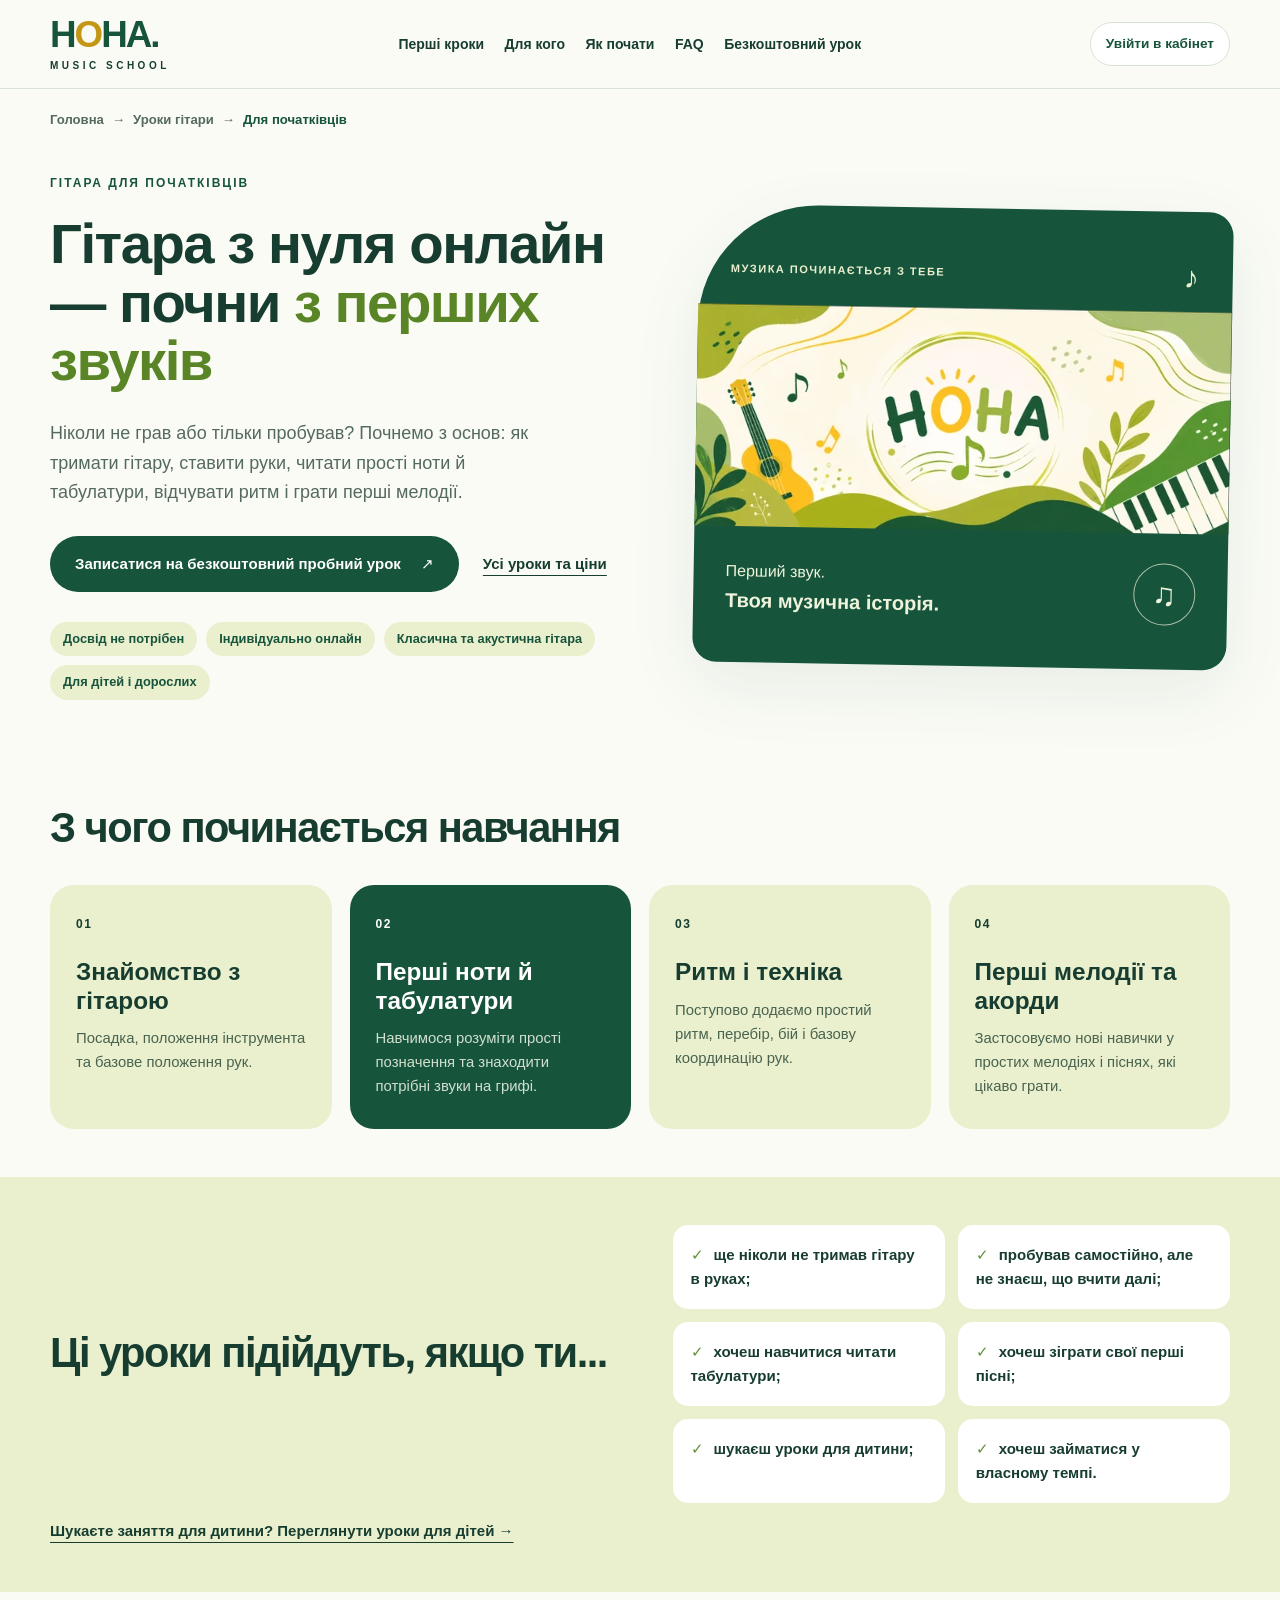
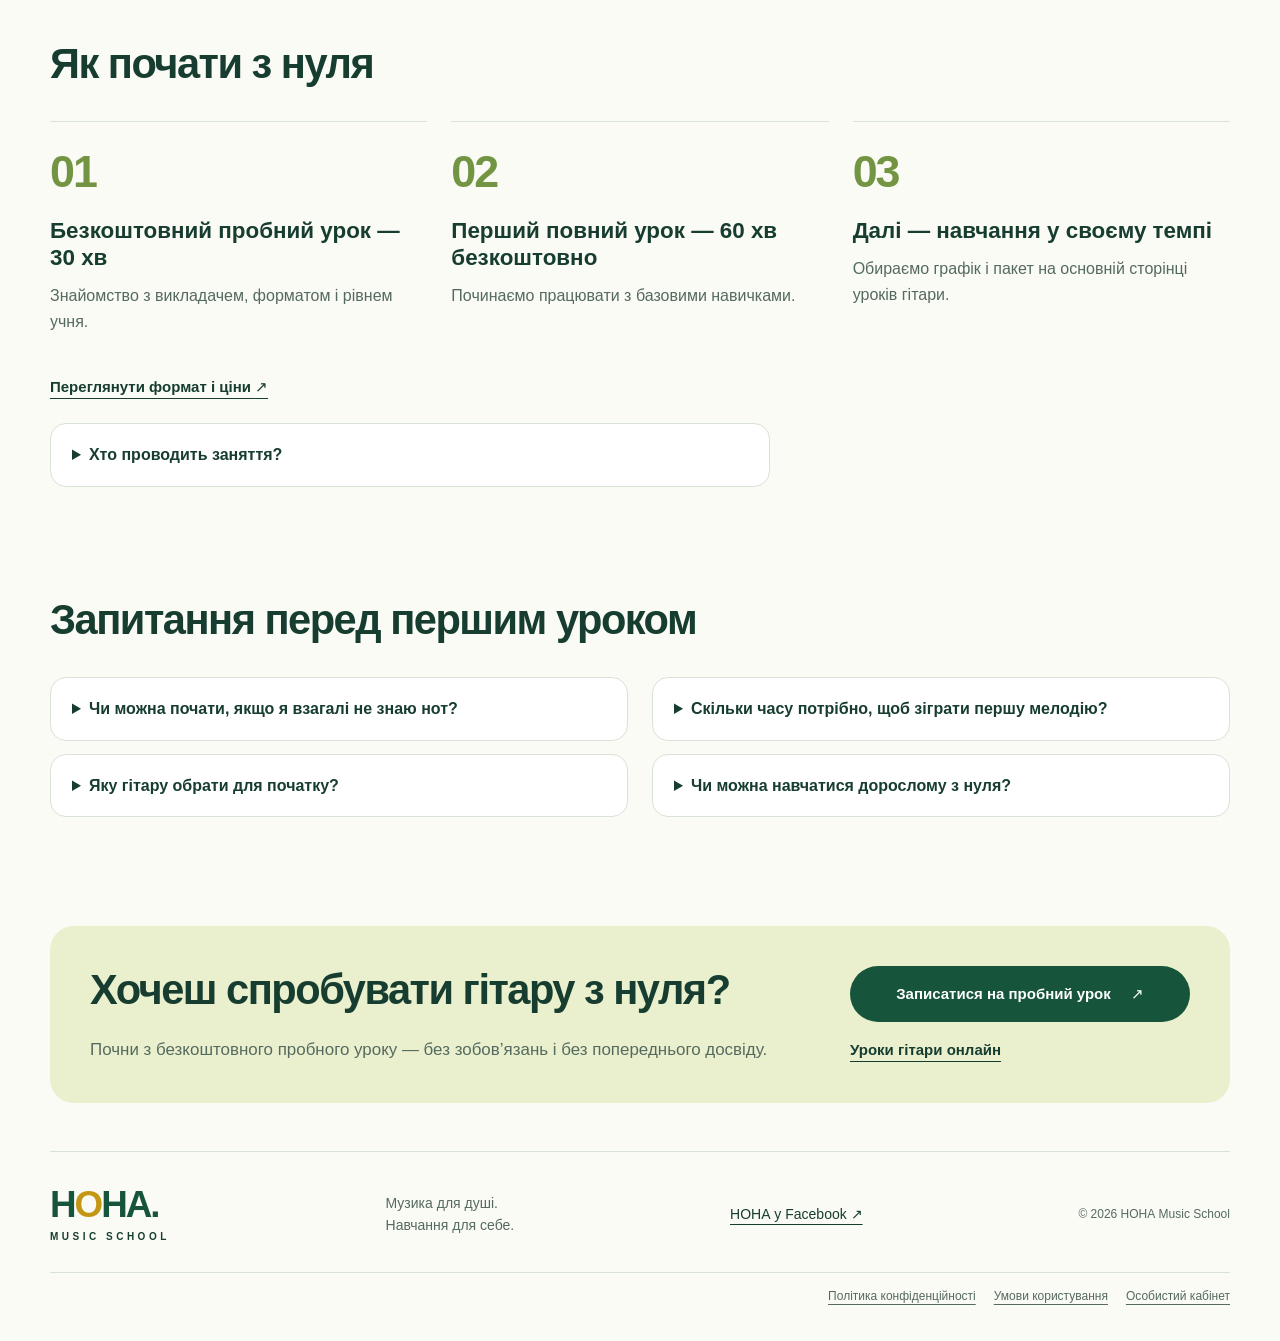
<file: guitar/beginners/index.html>
<!doctype html>
<html lang="uk">
  <head>
    <meta charset="utf-8" />
    <meta name="viewport" content="width=device-width, initial-scale=1" />
    <meta name="theme-color" content="#17543c" />
    <meta name="robots" content="index, follow, max-image-preview:large" />
    <title>Гітара з нуля онлайн: уроки для початківців | НОНА Music School</title>
    <meta name="description" content="Навчання гри на гітарі з нуля онлайн: посадка, перші ноти й табулатури, ритм, акорди та прості мелодії. Індивідуальні уроки для початківців у НОНА Music School." />
    <link rel="canonical" href="https://nonaschool.com.ua/guitar/beginners/" />
    <meta property="og:type" content="website" />
    <meta property="og:locale" content="uk_UA" />
    <meta property="og:site_name" content="НОНА Music School" />
    <meta property="og:url" content="https://nonaschool.com.ua/guitar/beginners/" />
    <meta property="og:title" content="Гітара з нуля онлайн: уроки для початківців | НОНА Music School" />
    <meta property="og:description" content="Навчання гри на гітарі з нуля онлайн: посадка, перші ноти й табулатури, ритм, акорди та прості мелодії. Індивідуальні уроки для початківців у НОНА Music School." />
    <meta property="og:image" content="https://nonaschool.com.ua/assets/school-cover.png" />
    <meta property="og:image:type" content="image/png" />
    <meta property="og:image:width" content="960" />
    <meta property="og:image:height" content="399" />
    <meta property="og:image:alt" content="НОНА Music School — обкладинка школи з гітарою, клавішами та нотами" />
    <link rel="icon" href="../../assets/favicon.png" type="image/png" sizes="96x96" />
    <link rel="stylesheet" href="../../styles.css?v=7" />
    <link rel="stylesheet" href="../guitar.css?v=17" />
    <link rel="stylesheet" href="beginners.css?v=1" />
    <script async src="https://www.googletagmanager.com/gtag/js?id=G-H3QLF10CVM"></script>
    <script>
      window.dataLayer = window.dataLayer || [];
      function gtag(){dataLayer.push(arguments);}
      try { var nonaInternal = new URLSearchParams(location.search).get('nona_internal'); if (nonaInternal === '1') localStorage.setItem('nona_internal', '1'); else if (nonaInternal === '0') localStorage.removeItem('nona_internal'); } catch(e){}
      gtag('js', new Date());
      gtag('config', 'G-H3QLF10CVM', (()=>{ try { return localStorage.getItem('nona_internal')==='1' ? { traffic_type: 'internal' } : {}; } catch(e){ return {}; } })());
    </script>
    <script src="../../script.js?v=6" defer></script>
    <script src="../../assets/js/track.js?v=1" defer></script>
    <script type="application/ld+json">
    {
      "@context": "https://schema.org",
      "@graph": [
        {
          "@type": "WebPage",
          "name": "Гітара з нуля онлайн: уроки для початківців | НОНА Music School",
          "url": "https://nonaschool.com.ua/guitar/beginners/",
          "description": "Навчання гри на гітарі з нуля онлайн: посадка, перші ноти й табулатури, ритм, акорди та прості мелодії. Індивідуальні уроки для початківців у НОНА Music School.",
          "isPartOf": { "@id": "https://nonaschool.com.ua/guitar/" }
        },
        {
          "@type": "BreadcrumbList",
          "itemListElement": [
            { "@type": "ListItem", "position": 1, "name": "Головна", "item": "https://nonaschool.com.ua/" },
            { "@type": "ListItem", "position": 2, "name": "Уроки гітари", "item": "https://nonaschool.com.ua/guitar/" },
            { "@type": "ListItem", "position": 3, "name": "Для початківців", "item": "https://nonaschool.com.ua/guitar/beginners/" }
          ]
        }
      ]
    }
    </script>
  </head>
  <body class="guitar-page beginners-page">
    <a class="skip" href="#main">Перейти до змісту</a>
    <header class="header">
      <div class="wrap header-inner">
        <a class="brand" href="/">
          <span class="wordmark">Н<span>О</span>НА<span class="brand-dot">.</span></span>
          <span class="brand-caption">MUSIC SCHOOL</span>
        </a>
        <nav class="desktop-navigation" aria-label="Навігація сторінкою">
          <a href="#start">Перші кроки</a><a href="#fit">Для кого</a><a href="#how">Як почати</a><a href="#faq">FAQ</a><a href="/guitar/#application">Безкоштовний урок</a>
        </nav>
        <a class="header-login" href="/login/">Увійти в кабінет</a>
        <details class="mobile-menu">
          <summary class="menu-toggle" aria-controls="beginners-navigation">Меню <span aria-hidden="true">☰</span></summary>
          <nav id="beginners-navigation" aria-label="Мобільна навігація">
            <a href="#start">Перші кроки</a><a href="#fit">Для кого</a><a href="#how">Як почати</a><a href="#faq">FAQ</a><a href="/guitar/#application">Безкоштовний урок</a>
            <a class="menu-login" href="/login/">Увійти в кабінет</a>
          </nav>
        </details>
      </div>
    </header>
    <nav class="mobile-action-bar" aria-label="Швидкі дії">
      <a class="mobile-action-prices" href="/guitar/#prices">Ціни</a>
      <a class="mobile-action-trial" href="/guitar/#application">Безкоштовний урок</a>
    </nav>
    <main id="main">
      <nav class="wrap breadcrumbs" aria-label="Навігаційний шлях">
        <a href="/">Головна</a><span aria-hidden="true">→</span>
        <a href="/guitar/">Уроки гітари</a><span aria-hidden="true">→</span>
        <a href="/guitar/beginners/" aria-current="page">Для початківців</a>
      </nav>

      <section class="hero wrap guitar-hero" aria-labelledby="hero-title">
        <div class="hero-copy">
          <p class="eyebrow">ГІТАРА ДЛЯ ПОЧАТКІВЦІВ</p>
          <h1 id="hero-title">Гітара з нуля онлайн — почни <span>з перших звуків</span></h1>
          <p class="lead">Ніколи не грав або тільки пробував? Почнемо з основ: як тримати гітару, ставити руки, читати прості ноти й табулатури, відчувати ритм і грати перші мелодії.</p>
          <div class="hero-actions">
            <a class="button" href="/guitar/#application">Записатися на безкоштовний пробний урок <span aria-hidden="true">↗</span></a>
            <a class="text-link" href="/guitar/">Усі уроки та ціни</a>
          </div>
          <ul class="hero-facts" aria-label="Коротко про заняття">
            <li>Досвід не потрібен</li><li>Індивідуально онлайн</li><li>Класична та акустична гітара</li><li>Для дітей і дорослих</li>
          </ul>
        </div>
        <div class="hero-art">
          <div class="art-top"><span>МУЗИКА ПОЧИНАЄТЬСЯ З ТЕБЕ</span><span aria-hidden="true">♪</span></div>
          <img class="cover" src="../../assets/school-cover-960.webp" srcset="../../assets/school-cover-480.webp 480w, ../../assets/school-cover-640.webp 640w, ../../assets/school-cover-800.webp 800w, ../../assets/school-cover-960.webp 960w" sizes="(max-width: 720px) calc(100vw - 40px), 45vw" width="960" height="399" alt="Фірмова обкладинка НОНА Music School з гітарою та нотами" fetchpriority="high" />
          <div class="art-bottom"><p>Перший звук.<br /><strong>Твоя музична історія.</strong></p><span class="round-note" aria-hidden="true">♫</span></div>
        </div>
      </section>

      <section class="section wrap" id="start" aria-labelledby="start-title">
        <div class="guitar-section-head"><h2 id="start-title">З чого починається навчання</h2></div>
        <div class="audience-grid">
          <article class="audience-card"><span class="card-number">01</span><h3>Знайомство з гітарою</h3><p>Посадка, положення інструмента та базове положення рук.</p></article>
          <article class="audience-card"><span class="card-number">02</span><h3>Перші ноти й табулатури</h3><p>Навчимося розуміти прості позначення та знаходити потрібні звуки на грифі.</p></article>
          <article class="audience-card"><span class="card-number">03</span><h3>Ритм і техніка</h3><p>Поступово додаємо простий ритм, перебір, бій і базову координацію рук.</p></article>
          <article class="audience-card"><span class="card-number">04</span><h3>Перші мелодії та акорди</h3><p>Застосовуємо нові навички у простих мелодіях і піснях, які цікаво грати.</p></article>
        </div>
      </section>

      <section class="guitar-ready" id="fit" aria-labelledby="fit-title">
        <div class="wrap ready-layout">
          <div><h2 id="fit-title">Ці уроки підійдуть, якщо ти...</h2></div>
          <ul>
            <li>ще ніколи не тримав гітару в руках;</li>
            <li>пробував самостійно, але не знаєш, що вчити далі;</li>
            <li>хочеш навчитися читати табулатури;</li>
            <li>хочеш зіграти свої перші пісні;</li>
            <li>шукаєш уроки для дитини;</li>
            <li>хочеш займатися у власному темпі.</li>
          </ul>
        </div>
        <div class="wrap">
          <a class="text-link beginners-back-link" href="/guitar/kids/">Шукаєте заняття для дитини? Переглянути уроки для дітей →</a>
        </div>
      </section>

      <section class="section wrap" id="how" aria-labelledby="how-title">
        <div class="guitar-section-head"><h2 id="how-title">Як почати з нуля</h2></div>
        <ol class="step-grid">
          <li><span>01</span><h3>Безкоштовний пробний урок — 30 хв</h3><p>Знайомство з викладачем, форматом і рівнем учня.</p></li>
          <li><span>02</span><h3>Перший повний урок — 60 хв безкоштовно</h3><p>Починаємо працювати з базовими навичками.</p></li>
          <li><span>03</span><h3>Далі — навчання у своєму темпі</h3><p>Обираємо графік і пакет на основній сторінці уроків гітари.</p></li>
        </ol>
        <a class="text-link beginners-prices-link" href="/guitar/#prices">Переглянути формат і ціни <span aria-hidden="true">↗</span></a>
        <div class="guitar-faq teacher-trust">
          <details>
            <summary>Хто проводить заняття?</summary>
            <p>Заняття проводять викладачі з профільною музичною освітою, які проходили педагогічну практику. Програму й темп навчання адаптуємо до рівня та цілей учня.</p>
          </details>
        </div>
      </section>

      <section class="section wrap" id="faq" aria-labelledby="faq-title">
        <div class="guitar-section-head"><h2 id="faq-title">Запитання перед першим уроком</h2></div>
        <div class="guitar-faq">
          <details><summary>Чи можна почати, якщо я взагалі не знаю нот?</summary><p>Так. Попередня музична підготовка не потрібна. Ноти й табулатури вивчаємо поступово через практику.</p></details>
          <details><summary>Яку гітару обрати для початку?</summary><p>У НОНА навчаємо гри на класичній та акустичній гітарі. Якщо інструмента ще немає, перед покупкою можна уточнити у школи, який варіант краще підійде. <a class="text-link" href="/guitar/first-guitar/">Детальніше: як вибрати першу гітару →</a></p></details>
          <details><summary>Скільки часу потрібно, щоб зіграти першу мелодію?</summary><p>Це залежить від учня, регулярності занять і обраного матеріалу. На старті працюємо з простими вправами та мелодіями, щоб нові навички одразу застосовувались у грі.</p></details>
          <details><summary>Чи можна навчатися дорослому з нуля?</summary><p>Так. Верхнього вікового обмеження немає. Темп навчання адаптується до учня. <a class="text-link" href="/guitar/adults/">Детальніше про уроки гітари для дорослих →</a></p></details>
        </div>
      </section>

      <section class="section wrap" aria-labelledby="trial-title">
        <div class="application-cta">
          <div class="application-intro"><h2 id="trial-title">Хочеш спробувати гітару з нуля?</h2><p>Почни з безкоштовного пробного уроку — без зобов’язань і без попереднього досвіду.</p></div>
          <div class="application-actions">
            <a class="button" href="/guitar/#application">Записатися на пробний урок <span aria-hidden="true">↗</span></a>
            <a class="text-link beginners-back-link" href="/guitar/">Уроки гітари онлайн</a>
          </div>
        </div>
      </section>
    </main>
    <footer class="wrap footer"><a class="brand" href="/"><span class="wordmark">Н<span>О</span>НА<span class="brand-dot">.</span></span><span class="brand-caption">MUSIC SCHOOL</span></a><p>Музика для душі.<br />Навчання для себе.</p><a href="https://www.facebook.com/profile.php?id=61580238429267" target="_blank" rel="noopener noreferrer">НОНА у Facebook ↗</a><small>© 2026 НОНА Music School</small><nav class="footer-legal" aria-label="Додаткові посилання"><a href="/privacy/">Політика конфіденційності</a><a href="/terms/">Умови користування</a><a href="/login/">Особистий кабінет</a></nav></footer>
  </body>
</html>
</file>
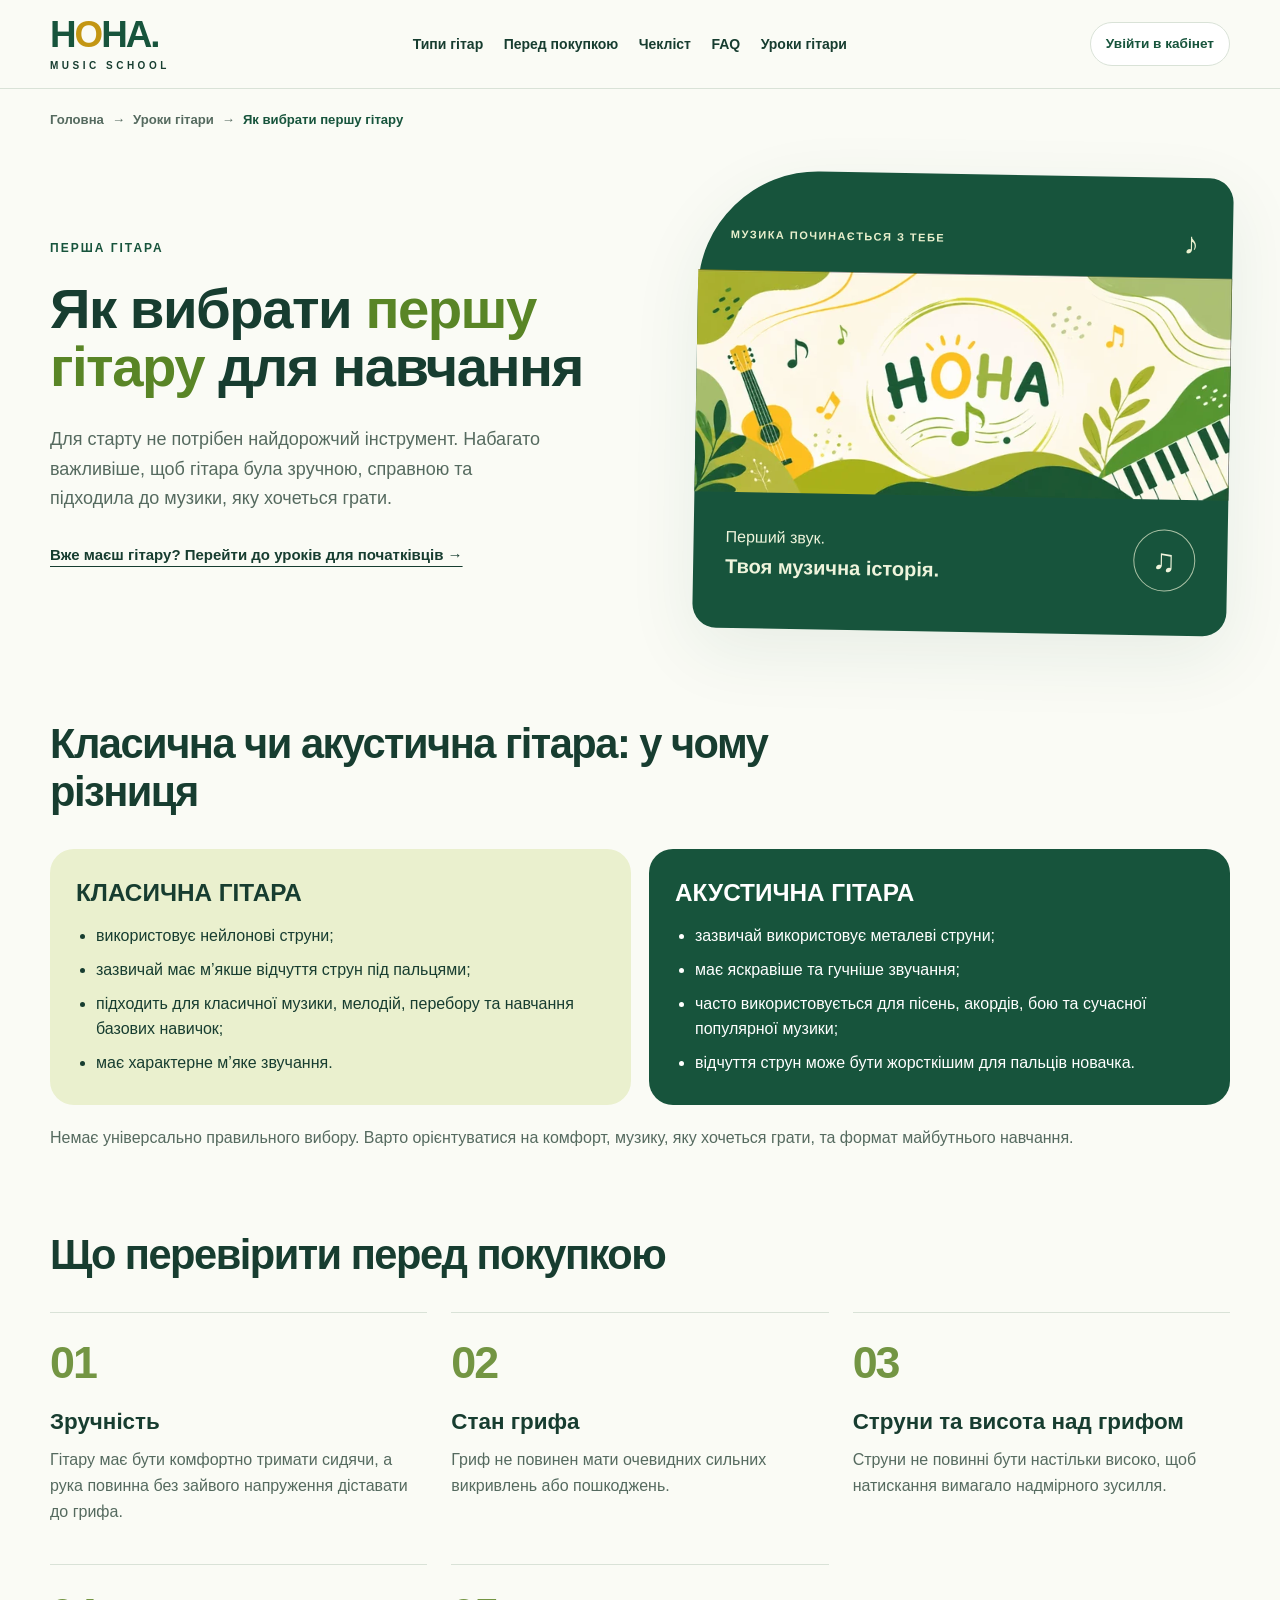
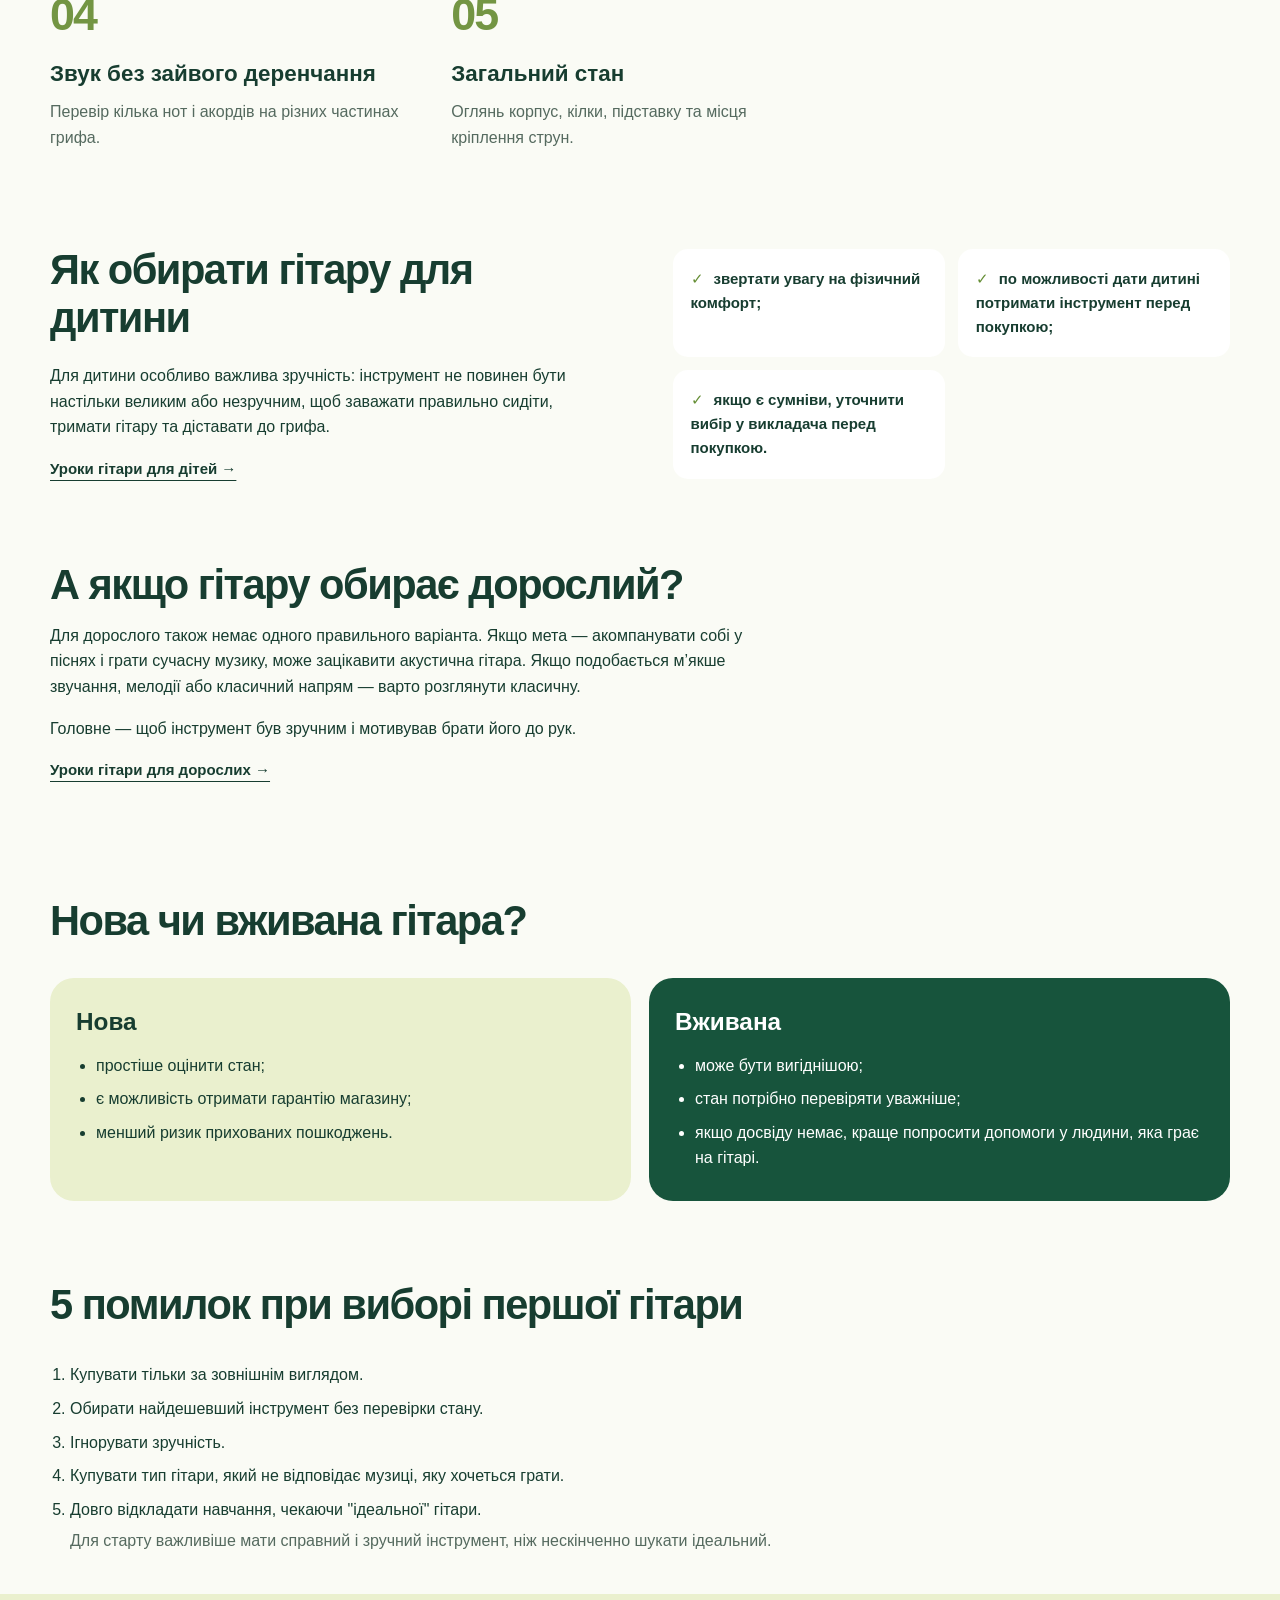
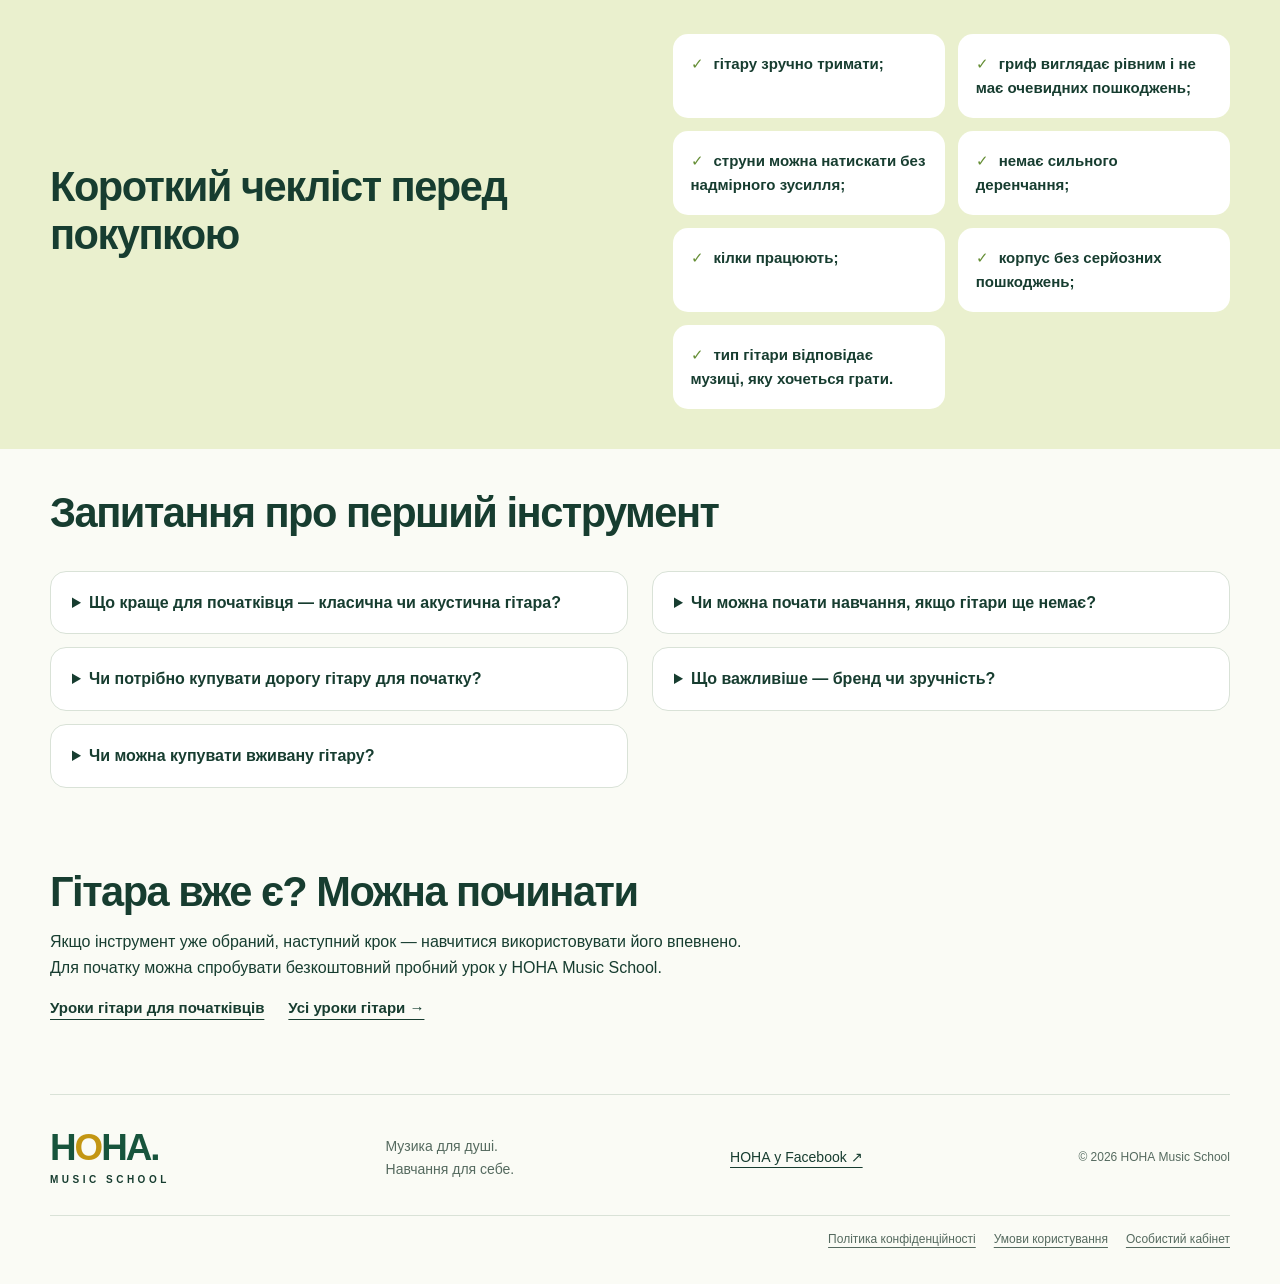
<file: guitar/first-guitar/index.html>
<!doctype html>
<html lang="uk">
  <head>
    <meta charset="utf-8" />
    <meta name="viewport" content="width=device-width, initial-scale=1" />
    <meta name="theme-color" content="#17543c" />
    <meta name="robots" content="index, follow, max-image-preview:large" />
    <title>Як вибрати першу гітару для навчання | НОНА Music School</title>
    <meta name="description" content="Як вибрати першу гітару початківцю: класична чи акустична, на що звернути увагу перед покупкою та як підібрати зручний інструмент для навчання." />
    <link rel="canonical" href="https://nonaschool.com.ua/guitar/first-guitar/" />
    <meta property="og:type" content="website" />
    <meta property="og:locale" content="uk_UA" />
    <meta property="og:site_name" content="НОНА Music School" />
    <meta property="og:url" content="https://nonaschool.com.ua/guitar/first-guitar/" />
    <meta property="og:title" content="Як вибрати першу гітару для навчання | НОНА Music School" />
    <meta property="og:description" content="Як вибрати першу гітару початківцю: класична чи акустична, на що звернути увагу перед покупкою та як підібрати зручний інструмент для навчання." />
    <meta property="og:image" content="https://nonaschool.com.ua/assets/school-cover.png" />
    <meta property="og:image:type" content="image/png" />
    <meta property="og:image:width" content="960" />
    <meta property="og:image:height" content="399" />
    <meta property="og:image:alt" content="НОНА Music School — обкладинка школи з гітарою, клавішами та нотами" />
    <link rel="icon" href="../../assets/favicon.png" type="image/png" sizes="96x96" />
    <link rel="stylesheet" href="../../styles.css?v=7" />
    <link rel="stylesheet" href="../guitar.css?v=17" />
    <link rel="stylesheet" href="first-guitar.css?v=1" />
    <script async src="https://www.googletagmanager.com/gtag/js?id=G-H3QLF10CVM"></script>
    <script>
      window.dataLayer = window.dataLayer || [];
      function gtag(){dataLayer.push(arguments);}
      try { var nonaInternal = new URLSearchParams(location.search).get('nona_internal'); if (nonaInternal === '1') localStorage.setItem('nona_internal', '1'); else if (nonaInternal === '0') localStorage.removeItem('nona_internal'); } catch(e){}
      gtag('js', new Date());
      gtag('config', 'G-H3QLF10CVM', (()=>{ try { return localStorage.getItem('nona_internal')==='1' ? { traffic_type: 'internal' } : {}; } catch(e){ return {}; } })());
    </script>
    <script src="../../script.js?v=6" defer></script>
    <script src="../../assets/js/track.js?v=1" defer></script>
    <script type="application/ld+json">
    {
      "@context": "https://schema.org",
      "@graph": [
        {
          "@type": "WebPage",
          "name": "Як вибрати першу гітару для навчання | НОНА Music School",
          "url": "https://nonaschool.com.ua/guitar/first-guitar/",
          "description": "Як вибрати першу гітару початківцю: класична чи акустична, на що звернути увагу перед покупкою та як підібрати зручний інструмент для навчання.",
          "isPartOf": { "@id": "https://nonaschool.com.ua/guitar/" }
        },
        {
          "@type": "BreadcrumbList",
          "itemListElement": [
            { "@type": "ListItem", "position": 1, "name": "Головна", "item": "https://nonaschool.com.ua/" },
            { "@type": "ListItem", "position": 2, "name": "Уроки гітари", "item": "https://nonaschool.com.ua/guitar/" },
            { "@type": "ListItem", "position": 3, "name": "Як вибрати першу гітару", "item": "https://nonaschool.com.ua/guitar/first-guitar/" }
          ]
        }
      ]
    }
    </script>
  </head>
  <body class="guitar-page first-guitar-page">
    <a class="skip" href="#main">Перейти до змісту</a>
    <header class="header">
      <div class="wrap header-inner">
        <a class="brand" href="/">
          <span class="wordmark">Н<span>О</span>НА<span class="brand-dot">.</span></span>
          <span class="brand-caption">MUSIC SCHOOL</span>
        </a>
        <nav class="desktop-navigation" aria-label="Навігація сторінкою">
          <a href="#types">Типи гітар</a><a href="#checks">Перед покупкою</a><a href="#checklist">Чекліст</a><a href="#faq">FAQ</a><a href="/guitar/">Уроки гітари</a>
        </nav>
        <a class="header-login" href="/login/">Увійти в кабінет</a>
        <details class="mobile-menu">
          <summary class="menu-toggle" aria-controls="first-guitar-navigation">Меню <span aria-hidden="true">☰</span></summary>
          <nav id="first-guitar-navigation" aria-label="Мобільна навігація">
            <a href="#types">Типи гітар</a><a href="#checks">Перед покупкою</a><a href="#checklist">Чекліст</a><a href="#faq">FAQ</a><a href="/guitar/">Уроки гітари</a>
            <a class="menu-login" href="/login/">Увійти в кабінет</a>
          </nav>
        </details>
      </div>
    </header>
    <main id="main">
      <nav class="wrap breadcrumbs" aria-label="Навігаційний шлях">
        <a href="/">Головна</a><span aria-hidden="true">→</span>
        <a href="/guitar/">Уроки гітари</a><span aria-hidden="true">→</span>
        <a href="/guitar/first-guitar/" aria-current="page">Як вибрати першу гітару</a>
      </nav>

      <section class="hero wrap guitar-hero" aria-labelledby="hero-title">
        <div class="hero-copy">
          <p class="eyebrow">ПЕРША ГІТАРА</p>
          <h1 id="hero-title">Як вибрати <span>першу гітару</span> для навчання</h1>
          <p class="lead">Для старту не потрібен найдорожчий інструмент. Набагато важливіше, щоб гітара була зручною, справною та підходила до музики, яку хочеться грати.</p>
          <a class="text-link" href="/guitar/beginners/">Вже маєш гітару? Перейти до уроків для початківців →</a>
        </div>
        <div class="hero-art">
          <div class="art-top"><span>МУЗИКА ПОЧИНАЄТЬСЯ З ТЕБЕ</span><span aria-hidden="true">♪</span></div>
          <img class="cover" src="../../assets/school-cover-960.webp" srcset="../../assets/school-cover-480.webp 480w, ../../assets/school-cover-640.webp 640w, ../../assets/school-cover-800.webp 800w, ../../assets/school-cover-960.webp 960w" sizes="(max-width: 720px) calc(100vw - 40px), 45vw" width="960" height="399" alt="Фірмова обкладинка НОНА Music School з гітарою та нотами" fetchpriority="high" />
          <div class="art-bottom"><p>Перший звук.<br /><strong>Твоя музична історія.</strong></p><span class="round-note" aria-hidden="true">♫</span></div>
        </div>
      </section>

      <section class="section wrap" id="types" aria-labelledby="types-title">
        <div class="guitar-section-head"><h2 id="types-title">Класична чи акустична гітара: у чому різниця</h2></div>
        <div class="audience-grid comparison-grid">
          <article class="audience-card">
            <h3>КЛАСИЧНА ГІТАРА</h3>
            <ul class="guide-list">
              <li>використовує нейлонові струни;</li>
              <li>зазвичай має м’якше відчуття струн під пальцями;</li>
              <li>підходить для класичної музики, мелодій, перебору та навчання базових навичок;</li>
              <li>має характерне м’яке звучання.</li>
            </ul>
          </article>
          <article class="audience-card">
            <h3>АКУСТИЧНА ГІТАРА</h3>
            <ul class="guide-list">
              <li>зазвичай використовує металеві струни;</li>
              <li>має яскравіше та гучніше звучання;</li>
              <li>часто використовується для пісень, акордів, бою та сучасної популярної музики;</li>
              <li>відчуття струн може бути жорсткішим для пальців новачка.</li>
            </ul>
          </article>
        </div>
        <p class="guide-note">Немає універсально правильного вибору. Варто орієнтуватися на комфорт, музику, яку хочеться грати, та формат майбутнього навчання.</p>
      </section>

      <section class="section wrap" id="checks" aria-labelledby="checks-title">
        <div class="guitar-section-head"><h2 id="checks-title">Що перевірити перед покупкою</h2></div>
        <ol class="step-grid">
          <li><span>01</span><h3>Зручність</h3><p>Гітару має бути комфортно тримати сидячи, а рука повинна без зайвого напруження діставати до грифа.</p></li>
          <li><span>02</span><h3>Стан грифа</h3><p>Гриф не повинен мати очевидних сильних викривлень або пошкоджень.</p></li>
          <li><span>03</span><h3>Струни та висота над грифом</h3><p>Струни не повинні бути настільки високо, щоб натискання вимагало надмірного зусилля.</p></li>
          <li><span>04</span><h3>Звук без зайвого деренчання</h3><p>Перевір кілька нот і акордів на різних частинах грифа.</p></li>
          <li><span>05</span><h3>Загальний стан</h3><p>Оглянь корпус, кілки, підставку та місця кріплення струн.</p></li>
        </ol>
      </section>

      <section class="section wrap" id="kids" aria-labelledby="kids-title">
        <div class="ready-layout">
          <div>
            <h2 id="kids-title">Як обирати гітару для дитини</h2>
            <p>Для дитини особливо важлива зручність: інструмент не повинен бути настільки великим або незручним, щоб заважати правильно сидіти, тримати гітару та діставати до грифа.</p>
            <a class="text-link" href="/guitar/kids/">Уроки гітари для дітей →</a>
          </div>
          <ul>
            <li>звертати увагу на фізичний комфорт;</li>
            <li>по можливості дати дитині потримати інструмент перед покупкою;</li>
            <li>якщо є сумніви, уточнити вибір у викладача перед покупкою.</li>
          </ul>
        </div>
      </section>

      <section class="section wrap" id="adults" aria-labelledby="adults-title">
        <div class="guitar-section-head">
          <h2 id="adults-title">А якщо гітару обирає дорослий?</h2>
          <p>Для дорослого також немає одного правильного варіанта. Якщо мета — акомпанувати собі у піснях і грати сучасну музику, може зацікавити акустична гітара. Якщо подобається м’якше звучання, мелодії або класичний напрям — варто розглянути класичну.</p>
          <p>Головне — щоб інструмент був зручним і мотивував брати його до рук.</p>
          <a class="text-link" href="/guitar/adults/">Уроки гітари для дорослих →</a>
        </div>
      </section>

      <section class="section wrap" id="condition" aria-labelledby="condition-title">
        <div class="guitar-section-head"><h2 id="condition-title">Нова чи вживана гітара?</h2></div>
        <div class="audience-grid comparison-grid">
          <article class="audience-card">
            <h3>Нова</h3>
            <ul class="guide-list">
              <li>простіше оцінити стан;</li>
              <li>є можливість отримати гарантію магазину;</li>
              <li>менший ризик прихованих пошкоджень.</li>
            </ul>
          </article>
          <article class="audience-card">
            <h3>Вживана</h3>
            <ul class="guide-list">
              <li>може бути вигіднішою;</li>
              <li>стан потрібно перевіряти уважніше;</li>
              <li>якщо досвіду немає, краще попросити допомоги у людини, яка грає на гітарі.</li>
            </ul>
          </article>
        </div>
      </section>

      <section class="section wrap" id="mistakes" aria-labelledby="mistakes-title">
        <div class="guitar-section-head"><h2 id="mistakes-title">5 помилок при виборі першої гітари</h2></div>
        <ol class="guide-list">
          <li>Купувати тільки за зовнішнім виглядом.</li>
          <li>Обирати найдешевший інструмент без перевірки стану.</li>
          <li>Ігнорувати зручність.</li>
          <li>Купувати тип гітари, який не відповідає музиці, яку хочеться грати.</li>
          <li>Довго відкладати навчання, чекаючи "ідеальної" гітари.<p>Для старту важливіше мати справний і зручний інструмент, ніж нескінченно шукати ідеальний.</p></li>
        </ol>
      </section>

      <section class="guitar-ready" id="checklist" aria-labelledby="checklist-title">
        <div class="wrap ready-layout">
          <div><h2 id="checklist-title">Короткий чекліст перед покупкою</h2></div>
          <ul>
            <li>гітару зручно тримати;</li>
            <li>гриф виглядає рівним і не має очевидних пошкоджень;</li>
            <li>струни можна натискати без надмірного зусилля;</li>
            <li>немає сильного деренчання;</li>
            <li>кілки працюють;</li>
            <li>корпус без серйозних пошкоджень;</li>
            <li>тип гітари відповідає музиці, яку хочеться грати.</li>
          </ul>
        </div>
      </section>

      <section class="section wrap" id="faq" aria-labelledby="faq-title">
        <div class="guitar-section-head"><h2 id="faq-title">Запитання про перший інструмент</h2></div>
        <div class="guitar-faq">
          <details><summary>Що краще для початківця — класична чи акустична гітара?</summary><p>Обидва варіанти можуть підійти. Класична має нейлонові струни та м’якше звучання, акустична зазвичай має металеві струни й яскравіший звук. Вибір залежить від комфорту та музики, яку хочеться грати.</p></details>
          <details><summary>Чи потрібно купувати дорогу гітару для початку?</summary><p>Ні. Для старту важливіше, щоб інструмент був справним, зручним і нормально тримав стрій.</p></details>
          <details><summary>Чи можна купувати вживану гітару?</summary><p>Так, але її стан варто перевіряти уважніше. Якщо досвіду немає, краще попросити допомоги у людини, яка вже грає.</p></details>
          <details><summary>Чи можна почати навчання, якщо гітари ще немає?</summary><p>Перед покупкою можна звернутися до НОНА Music School і уточнити, який тип інструмента краще підійде під майбутні заняття.</p></details>
          <details><summary>Що важливіше — бренд чи зручність?</summary><p>Для першого інструмента важливіші справність, зручність і відповідність вашим цілям, ніж сама назва бренду.</p></details>
        </div>
      </section>

      <section class="section wrap" id="next" aria-labelledby="next-title">
        <div class="guitar-section-head">
          <h2 id="next-title">Гітара вже є? Можна починати</h2>
          <p>Якщо інструмент уже обраний, наступний крок — навчитися використовувати його впевнено. Для початку можна спробувати безкоштовний пробний урок у НОНА Music School.</p>
          <div class="hero-actions">
            <a class="text-link" href="/guitar/beginners/">Уроки гітари для початківців</a>
            <a class="text-link" href="/guitar/">Усі уроки гітари →</a>
          </div>
        </div>
      </section>
    </main>
    <footer class="wrap footer"><a class="brand" href="/"><span class="wordmark">Н<span>О</span>НА<span class="brand-dot">.</span></span><span class="brand-caption">MUSIC SCHOOL</span></a><p>Музика для душі.<br />Навчання для себе.</p><a href="https://www.facebook.com/profile.php?id=61580238429267" target="_blank" rel="noopener noreferrer">НОНА у Facebook ↗</a><small>© 2026 НОНА Music School</small><nav class="footer-legal" aria-label="Додаткові посилання"><a href="/privacy/">Політика конфіденційності</a><a href="/terms/">Умови користування</a><a href="/login/">Особистий кабінет</a></nav></footer>
  </body>
</html>
</file>
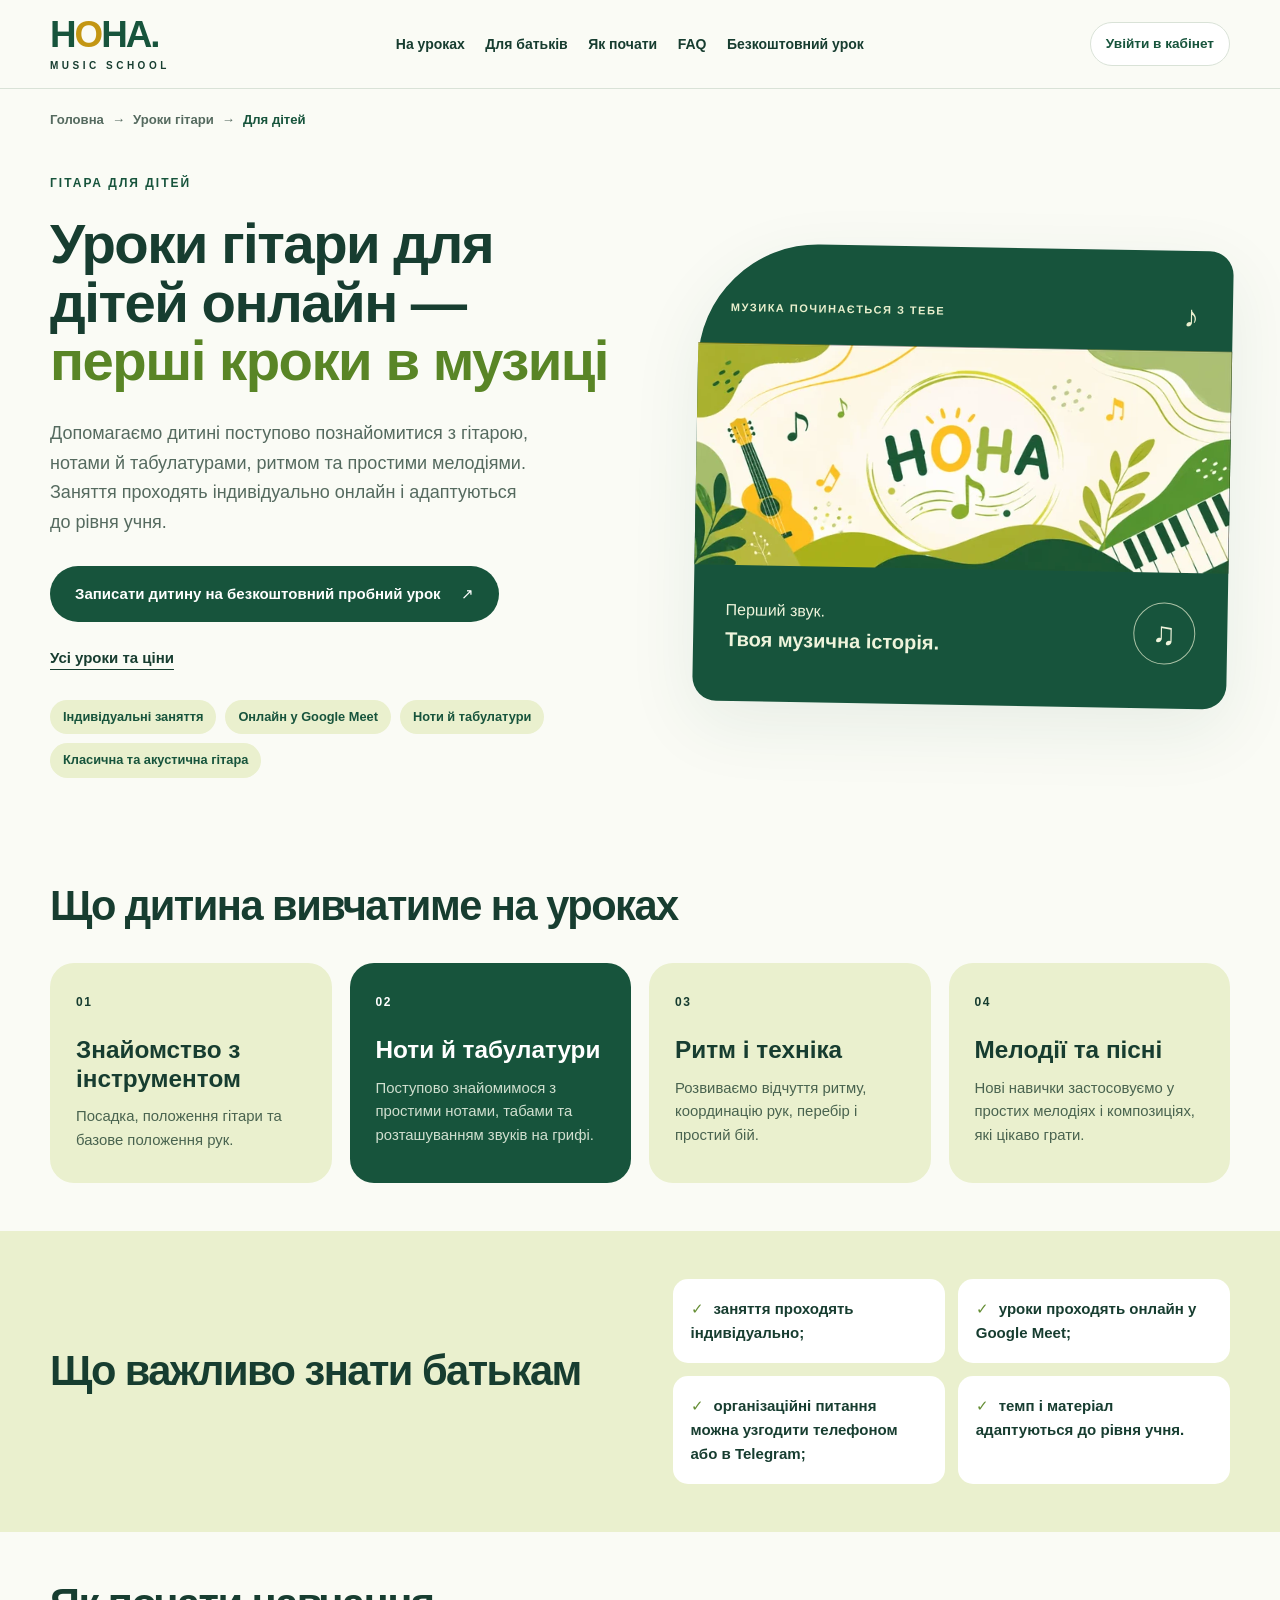
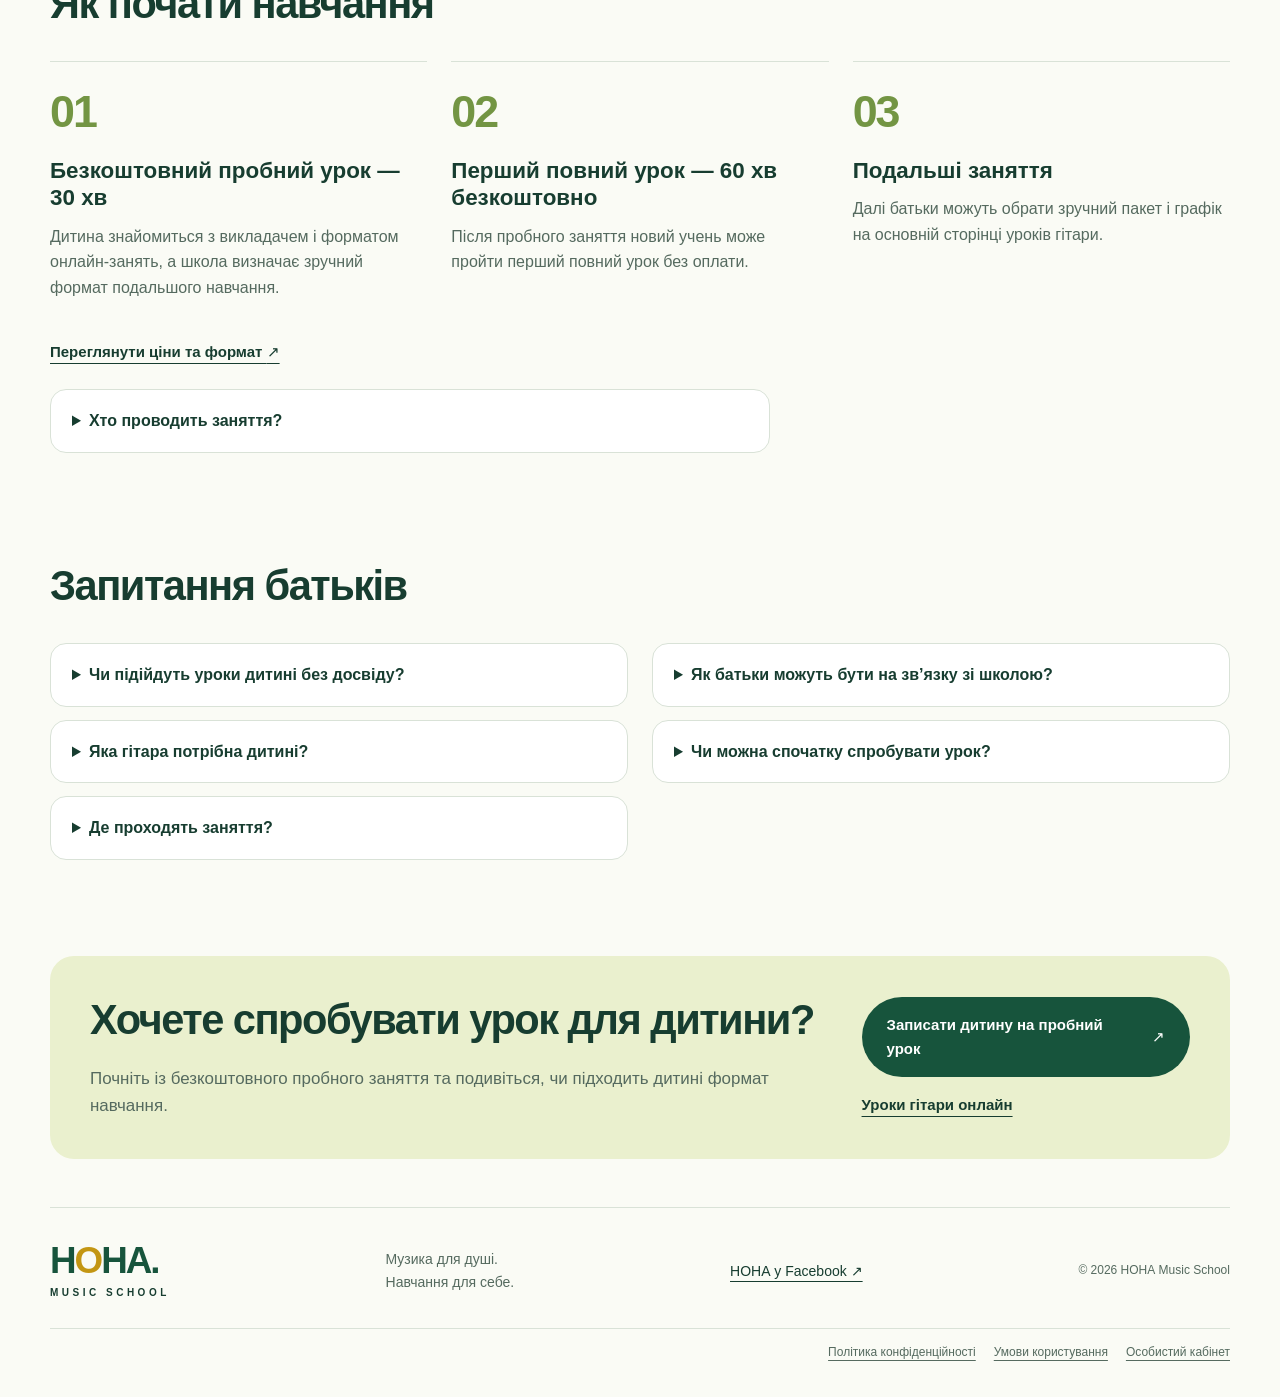
<file: guitar/kids/index.html>
<!doctype html>
<html lang="uk">
  <head>
    <meta charset="utf-8" />
    <meta name="viewport" content="width=device-width, initial-scale=1" />
    <meta name="theme-color" content="#17543c" />
    <meta name="robots" content="index, follow, max-image-preview:large" />
    <title>Уроки гітари для дітей онлайн | НОНА Music School</title>
    <meta name="description" content="Онлайн-уроки гітари для дітей: індивідуальні заняття, ноти й табулатури, ритм, мелодії та перші пісні. Навчання у комфортному темпі в НОНА Music School." />
    <link rel="canonical" href="https://nonaschool.com.ua/guitar/kids/" />
    <meta property="og:type" content="website" />
    <meta property="og:locale" content="uk_UA" />
    <meta property="og:site_name" content="НОНА Music School" />
    <meta property="og:url" content="https://nonaschool.com.ua/guitar/kids/" />
    <meta property="og:title" content="Уроки гітари для дітей онлайн | НОНА Music School" />
    <meta property="og:description" content="Онлайн-уроки гітари для дітей: індивідуальні заняття, ноти й табулатури, ритм, мелодії та перші пісні. Навчання у комфортному темпі в НОНА Music School." />
    <meta property="og:image" content="https://nonaschool.com.ua/assets/school-cover.png" />
    <meta property="og:image:type" content="image/png" />
    <meta property="og:image:width" content="960" />
    <meta property="og:image:height" content="399" />
    <meta property="og:image:alt" content="НОНА Music School — обкладинка школи з гітарою, клавішами та нотами" />
    <link rel="icon" href="../../assets/favicon.png" type="image/png" sizes="96x96" />
    <link rel="stylesheet" href="../../styles.css?v=7" />
    <link rel="stylesheet" href="../guitar.css?v=17" />
    <link rel="stylesheet" href="kids.css?v=1" />
    <script async src="https://www.googletagmanager.com/gtag/js?id=G-H3QLF10CVM"></script>
    <script>
      window.dataLayer = window.dataLayer || [];
      function gtag(){dataLayer.push(arguments);}
      try { var nonaInternal = new URLSearchParams(location.search).get('nona_internal'); if (nonaInternal === '1') localStorage.setItem('nona_internal', '1'); else if (nonaInternal === '0') localStorage.removeItem('nona_internal'); } catch(e){}
      gtag('js', new Date());
      gtag('config', 'G-H3QLF10CVM', (()=>{ try { return localStorage.getItem('nona_internal')==='1' ? { traffic_type: 'internal' } : {}; } catch(e){ return {}; } })());
    </script>
    <script src="../../script.js?v=6" defer></script>
    <script src="../../assets/js/track.js?v=1" defer></script>
    <script type="application/ld+json">
    {
      "@context": "https://schema.org",
      "@graph": [
        {
          "@type": "WebPage",
          "name": "Уроки гітари для дітей онлайн | НОНА Music School",
          "url": "https://nonaschool.com.ua/guitar/kids/",
          "description": "Онлайн-уроки гітари для дітей: індивідуальні заняття, ноти й табулатури, ритм, мелодії та перші пісні. Навчання у комфортному темпі в НОНА Music School.",
          "isPartOf": { "@id": "https://nonaschool.com.ua/guitar/" }
        },
        {
          "@type": "BreadcrumbList",
          "itemListElement": [
            { "@type": "ListItem", "position": 1, "name": "Головна", "item": "https://nonaschool.com.ua/" },
            { "@type": "ListItem", "position": 2, "name": "Уроки гітари", "item": "https://nonaschool.com.ua/guitar/" },
            { "@type": "ListItem", "position": 3, "name": "Для дітей", "item": "https://nonaschool.com.ua/guitar/kids/" }
          ]
        }
      ]
    }
    </script>
  </head>
  <body class="guitar-page kids-page">
    <a class="skip" href="#main">Перейти до змісту</a>
    <header class="header">
      <div class="wrap header-inner">
        <a class="brand" href="/">
          <span class="wordmark">Н<span>О</span>НА<span class="brand-dot">.</span></span>
          <span class="brand-caption">MUSIC SCHOOL</span>
        </a>
        <nav class="desktop-navigation" aria-label="Навігація сторінкою">
          <a href="#learning">На уроках</a><a href="#parents">Для батьків</a><a href="#how">Як почати</a><a href="#faq">FAQ</a><a href="/guitar/#application">Безкоштовний урок</a>
        </nav>
        <a class="header-login" href="/login/">Увійти в кабінет</a>
        <details class="mobile-menu">
          <summary class="menu-toggle" aria-controls="kids-navigation">Меню <span aria-hidden="true">☰</span></summary>
          <nav id="kids-navigation" aria-label="Мобільна навігація">
            <a href="#learning">На уроках</a><a href="#parents">Для батьків</a><a href="#how">Як почати</a><a href="#faq">FAQ</a><a href="/guitar/#application">Безкоштовний урок</a>
            <a class="menu-login" href="/login/">Увійти в кабінет</a>
          </nav>
        </details>
      </div>
    </header>
    <nav class="mobile-action-bar" aria-label="Швидкі дії">
      <a class="mobile-action-prices" href="/guitar/#prices">Ціни</a>
      <a class="mobile-action-trial" href="/guitar/#application">Безкоштовний урок</a>
    </nav>
    <main id="main">
      <nav class="wrap breadcrumbs" aria-label="Навігаційний шлях">
        <a href="/">Головна</a><span aria-hidden="true">→</span>
        <a href="/guitar/">Уроки гітари</a><span aria-hidden="true">→</span>
        <a href="/guitar/kids/" aria-current="page">Для дітей</a>
      </nav>

      <section class="hero wrap guitar-hero" aria-labelledby="hero-title">
        <div class="hero-copy">
          <p class="eyebrow">ГІТАРА ДЛЯ ДІТЕЙ</p>
          <h1 id="hero-title">Уроки гітари для дітей онлайн — <span>перші кроки в музиці</span></h1>
          <p class="lead">Допомагаємо дитині поступово познайомитися з гітарою, нотами й табулатурами, ритмом та простими мелодіями. Заняття проходять індивідуально онлайн і адаптуються до рівня учня.</p>
          <div class="hero-actions">
            <a class="button" href="/guitar/#application">Записати дитину на безкоштовний пробний урок <span aria-hidden="true">↗</span></a>
            <a class="text-link" href="/guitar/">Усі уроки та ціни</a>
          </div>
          <ul class="hero-facts" aria-label="Коротко про заняття">
            <li>Індивідуальні заняття</li><li>Онлайн у Google Meet</li><li>Ноти й табулатури</li><li>Класична та акустична гітара</li>
          </ul>
        </div>
        <div class="hero-art">
          <div class="art-top"><span>МУЗИКА ПОЧИНАЄТЬСЯ З ТЕБЕ</span><span aria-hidden="true">♪</span></div>
          <img class="cover" src="../../assets/school-cover-960.webp" srcset="../../assets/school-cover-480.webp 480w, ../../assets/school-cover-640.webp 640w, ../../assets/school-cover-800.webp 800w, ../../assets/school-cover-960.webp 960w" sizes="(max-width: 720px) calc(100vw - 40px), 45vw" width="960" height="399" alt="Фірмова обкладинка НОНА Music School з гітарою та нотами" fetchpriority="high" />
          <div class="art-bottom"><p>Перший звук.<br /><strong>Твоя музична історія.</strong></p><span class="round-note" aria-hidden="true">♫</span></div>
        </div>
      </section>

      <section class="section wrap" id="learning" aria-labelledby="learning-title">
        <div class="guitar-section-head"><h2 id="learning-title">Що дитина вивчатиме на уроках</h2></div>
        <div class="audience-grid">
          <article class="audience-card"><span class="card-number">01</span><h3>Знайомство з інструментом</h3><p>Посадка, положення гітари та базове положення рук.</p></article>
          <article class="audience-card"><span class="card-number">02</span><h3>Ноти й табулатури</h3><p>Поступово знайомимося з простими нотами, табами та розташуванням звуків на грифі.</p></article>
          <article class="audience-card"><span class="card-number">03</span><h3>Ритм і техніка</h3><p>Розвиваємо відчуття ритму, координацію рук, перебір і простий бій.</p></article>
          <article class="audience-card"><span class="card-number">04</span><h3>Мелодії та пісні</h3><p>Нові навички застосовуємо у простих мелодіях і композиціях, які цікаво грати.</p></article>
        </div>
      </section>

      <section class="guitar-ready" id="parents" aria-labelledby="parents-title">
        <div class="wrap ready-layout">
          <div><h2 id="parents-title">Що важливо знати батькам</h2></div>
          <ul>
            <li>заняття проходять індивідуально;</li>
            <li>уроки проходять онлайн у Google Meet;</li>
            <li>організаційні питання можна узгодити телефоном або в Telegram;</li>
            <li>темп і матеріал адаптуються до рівня учня.</li>
          </ul>
        </div>
      </section>

      <section class="section wrap" id="how" aria-labelledby="how-title">
        <div class="guitar-section-head"><h2 id="how-title">Як почати навчання</h2></div>
        <ol class="step-grid">
          <li><span>01</span><h3>Безкоштовний пробний урок — 30 хв</h3><p>Дитина знайомиться з викладачем і форматом онлайн-занять, а школа визначає зручний формат подальшого навчання.</p></li>
          <li><span>02</span><h3>Перший повний урок — 60 хв безкоштовно</h3><p>Після пробного заняття новий учень може пройти перший повний урок без оплати.</p></li>
          <li><span>03</span><h3>Подальші заняття</h3><p>Далі батьки можуть обрати зручний пакет і графік на основній сторінці уроків гітари.</p></li>
        </ol>
        <a class="text-link kids-prices-link" href="/guitar/#prices">Переглянути ціни та формат <span aria-hidden="true">↗</span></a>
        <div class="guitar-faq teacher-trust">
          <details>
            <summary>Хто проводить заняття?</summary>
            <p>Заняття проводять викладачі з профільною музичною освітою, які проходили педагогічну практику. Програму й темп навчання адаптуємо до рівня та цілей учня.</p>
          </details>
        </div>
      </section>

      <section class="section wrap" id="faq" aria-labelledby="faq-title">
        <div class="guitar-section-head"><h2 id="faq-title">Запитання батьків</h2></div>
        <div class="guitar-faq">
          <details><summary>Чи підійдуть уроки дитині без досвіду?</summary><p>Так. Попередній досвід гри не потрібен. Починаємо з базових навичок і поступово додаємо новий матеріал.</p></details>
          <details><summary>Яка гітара потрібна дитині?</summary><p>У НОНА навчаємо гри на класичній та акустичній гітарі. Якщо інструмента ще немає, перед покупкою можна уточнити у школи, який варіант краще підійде. <a class="text-link" href="/guitar/first-guitar/">Як вибрати першу гітару для навчання →</a></p></details>
          <details><summary>Де проходять заняття?</summary><p>Онлайн у Google Meet. Потрібні гітара, стабільний інтернет і пристрій із камерою та мікрофоном.</p></details>
          <details><summary>Як батьки можуть бути на зв’язку зі школою?</summary><p>Батьки можуть зателефонувати до школи або написати в Telegram. Номер телефону й посилання є в розділі <a class="text-link" href="/guitar/#contact">«Контакти»</a>.</p></details>
          <details><summary>Чи можна спочатку спробувати урок?</summary><p>Так. Пробний урок триває 30 хвилин і є безкоштовним. Для нового учня перший повний 60-хвилинний урок після пробного також безкоштовний.</p></details>
        </div>
      </section>

      <section class="section wrap" aria-labelledby="trial-title">
        <div class="application-cta">
          <div class="application-intro"><h2 id="trial-title">Хочете спробувати урок для дитини?</h2><p>Почніть із безкоштовного пробного заняття та подивіться, чи підходить дитині формат навчання.</p></div>
          <div class="application-actions">
            <a class="button" href="/guitar/#application">Записати дитину на пробний урок <span aria-hidden="true">↗</span></a>
            <a class="text-link kids-back-link" href="/guitar/">Уроки гітари онлайн</a>
          </div>
        </div>
      </section>
    </main>
    <footer class="wrap footer"><a class="brand" href="/"><span class="wordmark">Н<span>О</span>НА<span class="brand-dot">.</span></span><span class="brand-caption">MUSIC SCHOOL</span></a><p>Музика для душі.<br />Навчання для себе.</p><a href="https://www.facebook.com/profile.php?id=61580238429267" target="_blank" rel="noopener noreferrer">НОНА у Facebook ↗</a><small>© 2026 НОНА Music School</small><nav class="footer-legal" aria-label="Додаткові посилання"><a href="/privacy/">Політика конфіденційності</a><a href="/terms/">Умови користування</a><a href="/login/">Особистий кабінет</a></nav></footer>
  </body>
</html>
</file>
<file: styles.css>
:root {
  --green: #17543c;
  --dark: #103d2c;
  --ink: #173d30;
  --yellow: #f4cb3c;
  --lime: #eaf0ce;
  --paper: #fafbf5;
  --muted: #556a5f;
  --line: #d9e2d7;
  --radius: 24px;
  font-family: Arial, "Segoe UI", sans-serif;
  color: var(--ink);
  background: var(--paper);
  font-synthesis: none;
}
* {
  box-sizing: border-box;
}
html {
  scroll-behavior: smooth;
  scroll-padding-top: 100px;
}
body {
  margin: 0;
  font-size: 16px;
  line-height: 1.6;
}
a {
  color: inherit;
}
button,
a,
summary {
  -webkit-tap-highlight-color: transparent;
}
button {
  font: inherit;
}
img {
  display: block;
  max-width: 100%;
  height: auto;
}
.wrap {
  width: min(1180px, calc(100% - 64px));
  margin-inline: auto;
}
.skip {
  position: fixed;
  top: -80px;
  left: 16px;
  z-index: 100;
  background: var(--yellow);
  padding: 12px 20px;
}
.skip:focus {
  top: 12px;
}
:focus-visible {
  outline: 3px solid #dd9818;
  outline-offset: 5px;
}
.header {
  background: #fafbf5f5;
  border-bottom: 1px solid var(--line);
  position: sticky;
  top: 0;
  z-index: 20;
  backdrop-filter: blur(10px);
}
.header-inner {
  min-height: 88px;
  display: flex;
  align-items: center;
  justify-content: space-between;
  gap: 28px;
}
.brand {
  display: inline-flex;
  flex-direction: column;
  text-decoration: none;
  flex-shrink: 0;
  line-height: 1;
}
.wordmark {
  font-weight: 900;
  font-size: 2.3rem;
  letter-spacing: -2px;
  color: var(--green);
}
.wordmark > span {
  color: #c39613;
}
.wordmark .brand-dot {
  color: var(--green);
}
.brand-caption {
  font-size: 0.625rem;
  letter-spacing: 3.5px;
  font-weight: 700;
  margin-top: 8px;
}
nav {
  display: flex;
  gap: 28px;
  font-size: 0.875rem;
  font-weight: 600;
}
nav a {
  text-decoration: none;
}
nav a:hover {
  color: #a0760a;
}
.button {
  display: inline-flex;
  justify-content: center;
  align-items: center;
  gap: 20px;
  min-height: 56px;
  padding: 15px 24px;
  background: var(--green);
  color: white;
  border: 1px solid transparent;
  border-radius: 100px;
  font-weight: 700;
  font-size: 0.9375rem;
  text-decoration: none;
  transition:
    background 0.18s,
    transform 0.18s;
}
.button:hover {
  background: var(--dark);
  transform: translateY(-2px);
}
.button-small {
  min-height: 44px;
  padding: 10px 23px;
}
.header-login { display: inline-flex; align-items: center; justify-content: center; flex-shrink: 0; min-height: 44px; padding: 9px 15px; border: 1px solid var(--line); border-radius: 100px; background: #fff; color: var(--green); font-size: .85rem; font-weight: 700; text-decoration: none; white-space: nowrap; }
.header-login:hover { background: var(--lime); }
.mobile-menu > nav .menu-login { margin-top: 8px; border-top: 1px solid var(--line); border-radius: 0; color: var(--green); font-weight: 700; }
.mobile-menu {
  display: none;
}
.home-mobile-action-bar,
.hero-free-trial-note {
  display: none;
}
.hero {
  display: grid;
  grid-template-columns: 1.08fr 1fr;
  align-items: center;
  gap: 70px;
  padding-block: 76px 90px;
}
.eyebrow {
  font-size: 0.75rem;
  font-weight: 700;
  letter-spacing: 2px;
  margin: 0 0 22px;
  color: var(--green);
}
h1,
h2,
h3,
p {
  margin-top: 0;
}
h1 {
  font-size: clamp(2.5rem, 4.4vw, 3.7rem);
  line-height: 1.04;
  letter-spacing: -1.5px;
  font-weight: 800;
  margin-bottom: 28px;
}
h1 > span {
  color: #598526;
}
h2 {
  font-size: clamp(2rem, 3.25vw, 2.65rem);
  line-height: 1.14;
  letter-spacing: -1.5px;
  margin-bottom: 22px;
}
h2 > span {
  color: #598526;
}
.lead {
  font-size: 1.125rem;
  line-height: 1.65;
  color: var(--muted);
  max-width: 490px;
  margin-bottom: 28px;
}
.hero-actions {
  display: flex;
  align-items: center;
  gap: 24px;
  flex-wrap: wrap;
}
.text-link {
  font-size: 0.9375rem;
  font-weight: 700;
  text-underline-offset: 6px;
}
.hero-note {
  font-size: 0.8125rem;
  color: var(--muted);
  margin-top: 24px;
  margin-bottom: 0;
}
.hero-art {
  border-radius: 120px 24px 24px 24px;
  background: var(--green);
  position: relative;
  padding-top: 50px;
  box-shadow: 0 22px 70px #17543c15;
  transform: rotate(1.5deg);
}
.art-top {
  display: flex;
  align-items: center;
  justify-content: space-between;
  color: #eaf0ce;
  padding: 0 32px 20px;
  font-size: 0.6875rem;
  letter-spacing: 1.5px;
  font-weight: 700;
}
.art-top > span:last-child {
  font-size: 1.9rem;
  line-height: 1;
}
.cover {
  width: 100%;
  aspect-ratio: 960/399;
  object-fit: cover;
}
.art-bottom {
  padding: 30px 32px 44px;
  display: flex;
  justify-content: space-between;
  align-items: center;
  color: #eff4dc;
}
.art-bottom p {
  margin: 0;
  font-size: 1rem;
}
.art-bottom strong {
  font-size: 1.25rem;
}
.round-note {
  width: 62px;
  height: 62px;
  border: 1px solid #abc2a6;
  border-radius: 50%;
  display: grid;
  place-items: center;
  font-size: 2rem;
}
.lesson-tag {
  position: absolute;
  bottom: -28px;
  right: 28px;
  background: var(--yellow);
  color: var(--ink);
  padding: 14px 22px;
  border-radius: 14px;
  display: flex;
  align-items: center;
  gap: 20px;
  transform: rotate(-5deg);
  box-shadow: 0 8px 12px #133c2910;
}
.lesson-tag > span {
  font-size: 0.8125rem;
  max-width: 62px;
  line-height: 1.3;
}
.lesson-tag strong {
  font-size: 2rem;
  letter-spacing: -1px;
  white-space: nowrap;
}
.lesson-tag small {
  font-size: 0.875rem;
}
.lesson-tag a {
  font-size: 0.75rem;
  text-underline-offset: 4px;
}
.benefits {
  border-top: 1px solid var(--line);
  border-bottom: 1px solid var(--line);
}
.benefit-grid {
  display: grid;
  grid-template-columns: repeat(3, 1fr);
}
.benefit-grid p {
  padding: 24px 16px;
  margin: 0;
  text-align: center;
  font-size: 0.9375rem;
  font-weight: 600;
}
.benefit-grid p + p {
  border-left: 1px solid var(--line);
}
.benefit-grid span {
  font-size: 0.75rem;
  color: #536747;
  margin-right: 18px;
}
.section {
  padding-block: 96px;
}
.section-head {
  display: flex;
  justify-content: space-between;
  align-items: flex-end;
  gap: 40px;
  margin-bottom: 32px;
}
.section-head h2 {
  margin-bottom: 0;
}
.section-head > p {
  max-width: 320px;
  color: var(--muted);
  margin-bottom: 2px;
}
.learning-grid {
  display: grid;
  grid-template-columns: 1fr 1fr;
  gap: 24px;
}
.learning-card {
  border-radius: var(--radius);
  padding: 36px;
  background: var(--lime);
  display: flex;
  flex-direction: column;
}
.card-number {
  font-size: 0.75rem;
  letter-spacing: 1.5px;
  font-weight: 700;
}
.learning-card h3 {
  font-size: 2.25rem;
  line-height: 1.15;
  letter-spacing: -1px;
  margin: 32px 0 22px;
}
.learning-card p {
  max-width: 380px;
  color: #49634f;
}
.learning-more {
  margin-top: 30px;
}
.card-footer {
  margin-top: 26px;
  padding-top: 24px;
  border-top: 1px solid #bfcab1;
  display: flex;
  align-items: center;
  justify-content: space-between;
  gap: 12px;
  font-size: 0.875rem;
}
.card-footer a {
  font-weight: 700;
  text-decoration: none;
}
.card-footer a span {
  margin-left: 16px;
}
.dark {
  background: var(--green);
  color: #fff;
}
.dark p {
  color: #d0dfcf;
}
.dark .card-number {
  color: #d8e6a2;
}
.dark .card-footer {
  border-color: #547660;
}
.how-section {
  padding-block: 76px;
  background: #eff3e9;
}
.how-layout {
  display: grid;
  grid-template-columns: 1fr 1fr;
  gap: 90px;
}
.muted {
  color: var(--muted);
  font-size: 1.125rem;
}
.steps {
  list-style: none;
  padding: 0;
  margin: 0;
}
.steps li {
  display: flex;
  gap: 25px;
  padding-bottom: 25px;
}
.steps li + li {
  padding-top: 25px;
  border-top: 1px solid #d2ddcc;
}
.steps li > span {
  flex: none;
  width: 44px;
  height: 44px;
  display: grid;
  place-items: center;
  background: var(--yellow);
  border-radius: 50%;
  font-weight: 700;
  font-size: 0.875rem;
}
.steps h3 {
  font-size: 1.125rem;
  margin-bottom: 8px;
}
.steps p {
  margin: 0;
  color: var(--muted);
}
.price-grid {
  display: grid;
  grid-template-columns: 1fr 1fr;
  gap: 24px;
}
.price-card {
  padding: 36px;
  border: 1px solid var(--line);
  border-radius: var(--radius);
  background: white;
  display: flex;
  flex-direction: column;
}
.price-card h3 {
  font-size: 1.375rem;
  margin-bottom: 12px;
}
.price {
  font-size: 3.5rem;
  line-height: 1.2;
  letter-spacing: -2px;
  font-weight: 800;
  margin: 18px 0 24px;
}
.price > span {
  font-size: 0.9375rem;
  letter-spacing: 0;
  font-weight: 400;
  color: var(--muted);
}
.price-card ul {
  padding: 0;
  list-style: none;
  margin: 0 0 30px;
}
.price-card li {
  padding-block: 7px;
  font-size: 0.9375rem;
}
.price-card li:before {
  content: "✓";
  color: #658e35;
  margin-right: 12px;
}
.price-card .button {
  margin-top: auto;
}
.special {
  background: #f4efcc;
  border-color: #e7dfae;
}
.special > p:not(.eyebrow):not(.price) {
  color: #62694f;
  max-width: 390px;
  margin-bottom: 32px;
}
.button-outline {
  background: transparent;
  border-color: var(--green);
  color: var(--green);
}
.button-outline:hover {
  color: white;
}
.price-note {
  font-size: 0.8125rem;
  max-width: 840px;
  color: var(--muted);
  margin: 22px 0 0;
}
.price-more {
  margin-top: 28px;
}
.faq-section {
  border-top: 1px solid var(--line);
  padding-block: 70px;
}
.faq-layout {
  display: grid;
  grid-template-columns: 0.85fr 1.15fr;
  gap: 70px;
}
.faq-layout .text-link {
  display: inline-block;
  margin-top: 12px;
}
.faq-list details {
  border-bottom: 1px solid var(--line);
}
.faq-list summary {
  cursor: pointer;
  list-style: none;
  font-size: 1rem;
  font-weight: 700;
  padding: 22px 30px 22px 0;
  position: relative;
}
.faq-list summary::-webkit-details-marker {
  display: none;
}
.faq-list summary:after {
  content: "+";
  font-size: 1.375rem;
  position: absolute;
  right: 4px;
  top: 18px;
  font-weight: 400;
}
.faq-list details[open] summary:after {
  content: "−";
}
.faq-list details p {
  color: var(--muted);
  padding-right: 28px;
  margin: 0 0 24px;
}
.contact-section {
  padding-block: 25px 70px;
}
.contact-card {
  background: var(--green);
  color: white;
  border-radius: var(--radius);
  padding: 56px;
  display: grid;
  grid-template-columns: minmax(0, 0.9fr) minmax(0, 1.1fr);
  gap: 45px;
  align-items: center;
}
.contact-card .eyebrow {
  color: #d5e5a0;
}
.contact-card h2 {
  font-size: clamp(2.25rem, 4vw, 3.4rem);
}
.contact-card p:not(.eyebrow) {
  color: #d5e1d8;
  margin-bottom: 0;
}
.contact-options {
  display: grid;
  grid-template-columns: repeat(2, minmax(0, 1fr));
  gap: 14px;
}
.contact-option {
  min-width: 0;
  display: flex;
  flex-direction: column;
  align-items: flex-start;
  gap: 12px;
  padding: 24px;
  border-radius: 18px;
  background: var(--paper);
  color: var(--ink);
}
.contact-option-label {
  color: var(--green);
  font-size: 0.75rem;
  font-weight: 800;
  letter-spacing: 0.08em;
  text-transform: uppercase;
}
.contact-card .contact-option p {
  flex: 1;
  margin: 0;
  color: var(--muted);
  font-size: 0.875rem;
}
.contact-option .button {
  width: 100%;
  min-height: 48px;
  gap: 8px;
  padding-inline: 15px;
  font-size: 0.875rem;
  white-space: nowrap;
}
.contact-phone-link {
  display: inline-flex;
  align-items: center;
  min-height: 48px;
  color: var(--green);
  font-size: clamp(1.15rem, 1.8vw, 1.4rem);
  font-weight: 800;
  text-underline-offset: 5px;
}
.button-yellow {
  background: var(--yellow);
  color: var(--dark);
}
.button-yellow:hover {
  background: #ffe06a;
}
.footer {
  border-top: 1px solid var(--line);
  padding-block: 35px;
  display: flex;
  flex-wrap: wrap;
  align-items: center;
  justify-content: space-between;
  gap: 30px;
}
.footer p {
  color: var(--muted);
  font-size: 0.875rem;
  margin: 0;
}
.footer > a:not(.brand) {
  font-size: 0.875rem;
  text-underline-offset: 5px;
}
.footer small {
  color: var(--muted);
  font-size: 0.75rem;
}
.footer-legal { display: flex; flex: 0 0 100%; justify-content: flex-end; gap: 18px; padding-top: 14px; border-top: 1px solid var(--line); }
.footer-legal a { color: var(--muted); font-size: .75rem; font-weight: 400; text-decoration: underline; text-underline-offset: 4px; }
@media (max-width: 1180px) {
  .contact-card {
    grid-template-columns: 1fr;
  }
}
@media (max-width: 1000px) {
  .hero {
    gap: 35px;
  }
  .header-inner {
    gap: 20px;
  }
  nav {
    gap: 18px;
  }
  .hero-art {
    border-top-left-radius: 70px;
  }
  .lesson-tag {
    right: 10px;
    gap: 12px;
  }
  .how-layout,
  .faq-layout {
    gap: 40px;
  }
  .contact-card {
    padding: 36px;
    grid-template-columns: 1fr;
  }
  .header-cta {
    display: none;
  }
}
@media (max-width: 720px) {
  .home-page {
    padding-bottom: calc(84px + env(safe-area-inset-bottom));
  }
  .home-mobile-action-bar {
    position: fixed;
    right: 0;
    bottom: 0;
    left: 0;
    z-index: 40;
    display: block;
    padding: 10px max(16px, env(safe-area-inset-right)) calc(10px + env(safe-area-inset-bottom)) max(16px, env(safe-area-inset-left));
    border-top: 1px solid var(--line);
    background: #fff;
    box-shadow: 0 -8px 22px #103d2c16;
  }
  .home-mobile-action-bar a {
    display: flex;
    min-height: 48px;
    align-items: center;
    justify-content: center;
    padding: 9px 16px;
    border-radius: 100px;
    background: var(--green);
    color: #fff;
    font-size: .9rem;
    font-weight: 700;
    line-height: 1.2;
    text-align: center;
    text-decoration: none;
    touch-action: manipulation;
  }
  .wrap {
    width: calc(100% - 40px);
  }
  .header-inner {
    min-height: 76px;
    flex-wrap: wrap;
    padding-block: 12px;
  }
  .wordmark {
    font-size: 2rem;
  }
  .menu-toggle {
    display: flex;
    gap: 14px;
    align-items: center;
    background: transparent;
    border: 1px solid var(--line);
    border-radius: 8px;
    padding: 10px 14px;
    color: var(--green);
    font-size: 0.875rem;
  }
  .menu-toggle span {
    font-size: 1rem;
  }
  nav {
    width: 100%;
    order: 3;
    flex-wrap: wrap;
    padding: 8px 0 12px;
    gap: 12px 24px;
  }
  .desktop-navigation { display: none; }
  .header-login { display: none; }
  .mobile-menu { display: block; margin-left: auto; }
  .mobile-menu > summary { cursor: pointer; list-style: none; min-height: 44px; touch-action: manipulation; }
  .mobile-menu > summary::-webkit-details-marker { display: none; }
  .mobile-menu > summary::marker { content: ""; }
  .mobile-menu[open] > summary { background: var(--lime); border-color: var(--green); }
  .mobile-menu:not([open]) > nav { display: none; }
  .mobile-menu > nav {
    position: absolute; top: 100%; left: 0; width: 100%;
    display: grid; gap: 0; padding: 12px 20px;
    max-height: calc(100dvh - 100px); overflow-y: auto;
    background: var(--paper); border-bottom: 1px solid var(--line);
    box-shadow: 0 14px 22px #103d2c16;
  }
  .mobile-menu > nav a { display: block; padding: 12px; min-height: 44px; border-radius: 8px; }
  .mobile-menu > nav a:hover, .mobile-menu > nav a:focus-visible { background: var(--lime); }

  .hero {
    grid-template-columns: 1fr;
    padding-block: 44px 70px;
    gap: 45px;
  }
  h1 {
    font-size: clamp(2rem, 8.2vw, 3.7rem);
    letter-spacing: -1px;
  }
  .lead {
    font-size: 1rem;
  }
  .hero-note {
    font-size: 0.75rem;
    margin-top: 10px;
  }
  .hero-free-trial-note {
    display: block;
    margin: 14px 0 0;
    color: var(--green);
    font-size: .9rem;
    font-weight: 700;
  }
  .hero-art {
    max-width: 500px;
    width: 100%;
    margin: auto;
    transform: none;
    padding-top: 26px;
    border-top-left-radius: 65px;
  }
  .art-top {
    padding-inline: 26px;
  }
  .art-bottom {
    padding: 24px 26px 42px;
  }
  .lesson-tag {
    bottom: -23px;
    right: 18px;
  }
  .benefit-grid {
    grid-template-columns: 1fr;
  }
  .benefit-grid p {
    padding: 15px 4px;
    text-align: left;
  }
  .benefit-grid p + p {
    border-left: none;
    border-top: 1px solid var(--line);
  }
  .section {
    padding-block: 60px;
  }
  .section-head {
    display: block;
    margin-bottom: 28px;
  }
  .section-head > p {
    margin-top: 22px;
    max-width: 100%;
  }
  .learning-grid,
  .price-grid,
  .how-layout,
  .faq-layout,
  .contact-card {
    grid-template-columns: 1fr;
  }
  .learning-card,
  .price-card {
    padding: 28px;
  }
  .learning-card h3 {
    font-size: 2rem;
  }
  .how-section,
  .faq-section {
    padding-block: 55px;
  }
  .how-layout {
    gap: 24px;
  }
  .faq-layout {
    gap: 24px;
  }
  .contact-section {
    padding-bottom: 44px;
  }
  .contact-card {
    padding: 30px 24px;
    gap: 30px;
  }
  .contact-options {
    grid-template-columns: 1fr;
  }
  .contact-option {
    padding: 20px;
  }
  .footer {
    display: grid;
    grid-template-columns: 1fr 1fr;
    gap: 24px;
  }
  .footer small {
    grid-column: 1/-1;
  }
  .footer-legal { grid-column: 1/-1; justify-content: flex-start; flex-wrap: wrap; }
  .hero-actions {
    gap: 20px;
  }
  .eyebrow {
    font-size: 0.75rem;
    letter-spacing: 1.4px;
  }
  .price {
    font-size: 3rem;
  }
}
@media (max-width: 400px) {
  .footer-legal { flex-direction: column; align-items: flex-start; gap: 8px; }
}
@media (prefers-reduced-motion: reduce) {
  html {
    scroll-behavior: auto;
  }
  * {
    transition: none !important;
  }
}
@media print {
  .header,
  .contact-options,
  .menu-toggle,
  .skip {
    display: none;
  }
  .hero,
  .how-layout,
  .faq-layout {
    display: block;
  }
  .hero-art {
    max-width: 500px;
    margin: 30px auto;
  }
  .section,
  .how-section,
  .faq-section {
    padding-block: 24px;
  }
  .contact-card {
    background: white;
    color: black;
  }
  .contact-card p:not(.eyebrow) {
    color: black;
  }
}

.learning-details { display: grid; grid-template-columns: 1fr 1fr; gap: 40px; margin-top: 40px; padding-top: 32px; border-top: 1px solid var(--line); }
.learning-details h3 { font-size: 1.25rem; line-height: 1.4; }
.learning-details p { color: var(--muted); }
.learning-details p:last-child { margin-bottom: 0; }
@media (max-width: 720px) { .learning-details { grid-template-columns: 1fr; gap: 28px; } }

.direction-grid { display: grid; grid-template-columns: repeat(3, minmax(0, 1fr)); gap: 20px; margin: 0; padding: 0; list-style: none; }
.direction-card { display: flex; flex-direction: column; gap: 10px; height: 100%; padding: 26px; border: 1px solid var(--line); border-radius: 18px; background: #fff; text-decoration: none; transition: border-color 0.18s, transform 0.18s; }
.direction-card:hover { border-color: var(--green); transform: translateY(-2px); }
.direction-card h3 { margin: 0; color: var(--green); font-size: 1.125rem; line-height: 1.35; }
.direction-card p { margin: 0; color: var(--muted); font-size: 0.9375rem; }
.direction-more { margin-top: auto; padding-top: 6px; color: var(--green); font-size: 0.875rem; font-weight: 700; }
@media (max-width: 1000px) { .direction-grid { grid-template-columns: repeat(2, minmax(0, 1fr)); } }
@media (max-width: 720px) { .direction-grid { grid-template-columns: 1fr; gap: 14px; } .direction-card { padding: 22px; } }
</file>
<file: guitar/guitar.css>
/* Styles for the guitar draft only. Shared brand styles live in ../styles.css. */
.guitar-page .desktop-navigation { gap: clamp(12px, 1.6vw, 25px); white-space: nowrap; }
.guitar-page .hero { padding-block: 92px 104px; }
.guitar-page .hero h1 { max-width: 620px; }
.guitar-page .hero-art { transform: rotate(1deg); }
.hero-offer { max-width: 490px; margin-bottom: 16px; padding: 12px 14px; border: 1px solid var(--line); border-radius: 16px; background: var(--lime); }
.hero-offer-stages { display: grid; grid-template-columns: minmax(0, 1fr) auto minmax(0, 1fr); align-items: center; gap: 10px; }
.hero-offer-stages div > span { display: block; color: var(--muted); font-size: .78rem; }
.hero-offer strong { display: block; color: var(--green); font-size: 1.25rem; white-space: nowrap; }
.hero-offer-plus { color: var(--green); font-size: 1.5rem; font-weight: 700; }
.hero-offer > p { margin: 8px 0 0; color: var(--muted); font-size: .76rem; line-height: 1.4; }
.trial-hero .hero-actions { align-items: flex-start; gap: 12px 20px; }
.hero-primary-action { flex: 1 1 320px; max-width: 440px; }
.hero-primary-action .button { width: 100%; gap: 10px; font-size: .95rem; }
.hero-friction { margin: 9px 0 0; color: var(--muted); font-size: .8rem; line-height: 1.45; }
.hero-facts { display: flex; flex-wrap: wrap; gap: 9px; list-style: none; padding: 0; margin: 30px 0 0; }
.hero-facts li { background: var(--lime); color: var(--green); border-radius: 100px; padding: 7px 13px; font-size: .8rem; font-weight: 700; }
.hero-facts .free-lesson-fact { background: var(--yellow); }
.hero-facts .hero-trust-fact { flex-basis: 100%; padding: 0; border-radius: 0; background: none; color: var(--muted); font-weight: 400; }
.mobile-hero-fact, .early-trust { display: none; }
.teacher-trust-section { padding-top: 24px; padding-bottom: 24px; }
.guitar-section-head { max-width: 720px; margin-bottom: 34px; }
.guitar-section-head h2 { margin-bottom: 14px; }
.guitar-section-head > p:last-child { color: var(--muted); font-size: 1.05rem; margin-bottom: 0; }
.audience-grid { display: grid; grid-template-columns: repeat(4, minmax(0, 1fr)); gap: 18px; }
.audience-card { min-width: 0; border-radius: var(--radius); background: var(--lime); padding: 30px 26px; display: flex; flex-direction: column; min-height: 275px; }
.audience-card:nth-child(2) { background: var(--green); color: #fff; }
.audience-card:nth-child(2) p { color: #d0dfcf; }
.audience-card h3 { font-size: clamp(1.35rem, 1.9vw, 1.65rem); line-height: 1.17; margin: 24px 0 12px; }
.audience-card p { color: #49634f; margin: auto 0 0; font-size: .93rem; }
.guitar-program { background: var(--green); color: #fff; padding-block: 92px; }
.program-layout { display: grid; grid-template-columns: .8fr 1.2fr; gap: 70px; align-items: center; }
.guitar-program .eyebrow { color: #d8e6a2; }
.guitar-program h2 span { color: var(--yellow); }
.guitar-program p { color: #d0dfcf; max-width: 360px; }
.guitar-program .text-link { color: #fff; }
.skill-grid { display: grid; grid-template-columns: repeat(2, minmax(0, 1fr)); gap: 14px; }
.skill-card { background: #ffffff13; border: 1px solid #ffffff2e; border-radius: 18px; padding: 24px; min-height: 176px; }
.skill-card span { display: block; color: var(--yellow); font-size: .78rem; font-weight: 700; margin-bottom: 13px; }
.skill-card strong { display: block; font-size: 1.25rem; }
.skill-card p { margin: 8px 0 0; font-size: .9rem; }
.step-grid { display: grid; grid-template-columns: repeat(3, minmax(0, 1fr)); gap: 24px; padding: 0; margin: 0; list-style: none; }
.step-grid li { border-top: 1px solid var(--line); padding: 27px 8px 0 0; }
.step-grid span { color: #739543; font-size: 2.8rem; font-weight: 800; line-height: 1; letter-spacing: -2px; }
.step-grid h3 { font-size: 1.4rem; line-height: 1.22; margin: 22px 0 12px; }
.step-grid p { color: var(--muted); }
.new-student-promo { padding-top: 0; }
.new-student-promo-card { padding: clamp(28px, 4vw, 48px); border: 1px solid var(--line); border-radius: var(--radius); background: var(--lime); }
.new-student-promo-card h2 { max-width: 750px; margin-bottom: 26px; }
.new-student-promo-steps { display: grid; grid-template-columns: minmax(0, 1fr) auto minmax(0, 1fr); align-items: center; gap: 18px; max-width: 950px; margin-bottom: 22px; }
.new-student-promo-step { display: grid; gap: 6px; min-width: 0; padding: 20px 24px; border-radius: 16px; background: #fff; }
.new-student-promo-step span { color: var(--muted); font-size: .88rem; font-weight: 700; }
.new-student-promo-step strong { color: var(--green); font-size: clamp(1.45rem, 2.4vw, 2rem); line-height: 1.2; }
.new-student-promo-plus { color: var(--green); font-size: 2rem; font-weight: 700; }
.new-student-promo-card > p:not(.eyebrow) { max-width: 810px; margin: 0 0 18px; color: var(--muted); }
.new-student-promo-tag { display: inline-block; padding: 5px 12px; border-radius: 100px; background: var(--yellow); color: var(--green); font-size: .78rem; font-weight: 800; }
.guitar-prices { background: #eff3e9; padding-block: 96px; }
.trial-banner { display: flex; flex-wrap: wrap; align-items: center; justify-content: space-between; gap: 24px; margin-bottom: 26px; padding: 24px 30px; border-radius: var(--radius); background: var(--green); color: #fff; }
.trial-banner-stages { display: flex; align-items: center; gap: 20px; }
.trial-banner-stage { min-width: 0; }
.trial-banner-stage span { display: block; margin-bottom: 5px; color: #d8e6a2; font-size: .8rem; font-weight: 800; letter-spacing: .04em; text-transform: uppercase; }
.trial-banner-stage strong { display: block; color: var(--yellow); font-size: clamp(1.35rem, 2.1vw, 1.8rem); line-height: 1.2; white-space: nowrap; }
.trial-banner-plus { color: #d8e6a2; font-size: 1.6rem; font-weight: 700; }
.trial-banner p { max-width: 310px; margin: 0; color: #e5eee6; }
.pricing-category-label { margin: 34px 0 14px; color: var(--green); font-size: .78rem; font-weight: 800; letter-spacing: .1em; }
.package-grid { display: grid; grid-template-columns: repeat(5, minmax(0, 1fr)); gap: 14px; align-items: stretch; }
.package-card { min-width: 0; position: relative; border-radius: 20px; border: 1px solid var(--line); background: #fff; padding: 26px 20px 23px; display: flex; flex-direction: column; }
.package-card.featured { background: var(--yellow); border-color: #e2bb31; }
.package-badge { display: block; font-size: .7rem; font-weight: 800; line-height: 1.25; margin: 0 0 14px; text-transform: uppercase; letter-spacing: .5px; }
.package-count { font-size: .87rem; font-weight: 700; color: var(--green); margin-bottom: 18px; }
.package-card h3 { font-size: clamp(1.8rem, 2.45vw, 2.65rem); line-height: 1; letter-spacing: -1.5px; margin: 0 0 16px; white-space: nowrap; }
.package-card h3 span { font-size: .85rem; letter-spacing: 0; font-weight: 500; }
.package-card > p:not(.package-count) { color: var(--muted); font-size: .85rem; margin-bottom: 25px; }
.package-card.featured > p:not(.package-count) { color: var(--ink); }
.package-card a { border-top: 1px solid #d9e2d7; padding-top: 15px; margin-top: auto; font-size: .82rem; font-weight: 700; text-decoration: none; }
.package-card a span { margin-left: 6px; }
.special-panel { padding: 40px; border-radius: 28px; background: #f4efcc; border: 1px solid #e7dfae; }
.special-panel .guitar-section-head { max-width: 850px; }
.special-badge { display: inline-block; margin-bottom: 15px; padding: 6px 13px; border-radius: 100px; background: var(--green); color: #fff; font-size: .74rem; font-weight: 800; letter-spacing: .07em; }
.special-panel .guitar-section-head > p:not(.eyebrow) { margin-bottom: 12px; color: var(--muted); }
.special-panel .guitar-section-head .special-confirmation-note { padding-left: 13px; border-left: 3px solid #a7b956; font-size: .92rem; }
.special-grid { display: grid; grid-template-columns: repeat(5, minmax(0, 1fr)); gap: 12px; }
.special-grid article { min-width: 0; background: #fffdf1; border: 1px solid #e7dfae; border-radius: 17px; padding: 20px 16px; }
.special-grid h3 { font-size: .88rem; margin-bottom: 15px; }
.special-grid strong { display: block; font-size: clamp(1.3rem, 2.1vw, 1.9rem); line-height: 1.1; margin-bottom: 12px; white-space: nowrap; }
.special-grid p { font-size: .83rem; color: var(--muted); margin-bottom: 7px; }
.special-grid small { color: var(--green); font-weight: 700; }
.special-note { color: var(--muted); font-size: .78rem; margin: 15px 0 0; }
.special-application-button { margin-top: 24px; }
.guitar-ready { padding-block: 72px; background: var(--lime); }
.ready-layout { display: grid; grid-template-columns: 1fr 1fr; align-items: center; gap: 65px; }
.ready-layout > div > p:last-child { color: var(--muted); }
.ready-layout ul { margin: 0; padding: 0; list-style: none; display: grid; grid-template-columns: 1fr 1fr; gap: 13px; }
.ready-layout li { background: #fff; border-radius: 15px; padding: 18px; font-weight: 700; font-size: .94rem; }
.ready-layout li::before { content: "✓"; color: #658e35; margin-right: 10px; }
.teacher-video-grid { display: grid; grid-template-columns: repeat(auto-fit, minmax(min(100%, 380px), 1fr)); gap: 22px; }
.teacher-video-card { min-width: 0; margin: 0; padding: 22px; border: 1px solid var(--line); border-radius: var(--radius); background: #f0f3ea; box-shadow: 0 16px 34px #103d2c0d; }
.teacher-video-card:only-child { width: min(100%, 820px); justify-self: center; }
.teacher-video-card video { display: block; width: 100%; max-width: 100%; height: auto; border-radius: 16px; background: var(--green); }
.teacher-video-caption { padding: 20px 4px 3px; }
.teacher-video-caption span { color: #536a34; font-size: .73rem; font-weight: 800; letter-spacing: .08em; }
.teacher-video-caption h3 { margin: 7px 0 5px; font-size: clamp(1.25rem, 2vw, 1.65rem); }
.teacher-video-caption p { margin: 0; color: var(--muted); font-size: .92rem; }
.reviews-section { padding-top: 0; }
.review-grid { display: grid; grid-template-columns: repeat(6, minmax(0, 1fr)); gap: 18px; align-items: start; }
.review-card { grid-column: span 2; min-width: 0; padding: 26px; border: 1px solid var(--line); border-radius: 20px; background: #fff; }
.review-card:nth-child(2n) { background: #f4f7e8; }
.review-card:nth-child(4) { grid-column: 2 / span 2; }
.review-card:nth-child(5) { grid-column: 4 / span 2; }
.review-card-top { display: flex; align-items: flex-start; justify-content: space-between; gap: 12px; min-height: 48px; }
.review-category { color: var(--green); font-size: .72rem; font-weight: 800; letter-spacing: .08em; }
.review-quote-mark { color: #b28a16; font-size: 3.5rem; font-weight: 700; line-height: .75; }
.review-card blockquote { margin: 14px 0 0; }
.review-card blockquote p { margin: 0; font-size: .98rem; line-height: 1.65; }
.review-person { display: flex; align-items: center; gap: 12px; margin-top: 24px; padding-top: 17px; border-top: 1px solid var(--line); }
.review-avatar { display: grid; flex: none; place-items: center; width: 46px; height: 46px; border-radius: 50%; background: var(--lime); color: var(--green); font-weight: 800; }
.review-card:nth-child(2n) .review-avatar { background: var(--yellow); }
.review-card:nth-child(3) .review-avatar { background: var(--green); color: #fff; }
.review-person strong, .review-person span:not(.review-avatar) { display: block; }
.review-person strong { color: var(--green); line-height: 1.25; }
.review-person div span { color: var(--muted); font-size: .83rem; }
.guitar-faq { columns: 2; column-gap: 24px; }
.guitar-faq details { break-inside: avoid; border: 1px solid var(--line); border-radius: 16px; margin-bottom: 13px; padding: 18px 21px; background: #fff; }
.guitar-faq summary { cursor: pointer; font-weight: 700; }
.guitar-faq details p { color: var(--muted); margin: 14px 0 0; font-size: .94rem; }
.guitar-page .contact-section { padding-top: 20px; }
.guitar-page .contact-card { min-width: 0; }
.application-cta { display: flex; align-items: center; justify-content: space-between; gap: 36px; padding: 40px; border-radius: var(--radius); background: var(--lime); }
.application-actions { flex: 0 1 340px; min-width: 0; }
.application-actions .button { width: 100%; }
.application-intro > p:not(.eyebrow) { color: var(--muted); font-size: 1.06rem; }
.application-intro > p:last-child { margin-bottom: 0; }
.application-phone-note { margin-top: 12px; color: var(--muted); font-size: .84rem; line-height: 1.4; }
.application-phone-note p { margin: 0 0 2px; font-weight: 700; }
.application-phone-note span { display: block; }
.application-phone-note a, .modal-phone-note a { display: inline-flex; align-items: center; min-height: 44px; color: var(--green); font-weight: 700; text-decoration: underline; text-underline-offset: 3px; }
.application-phone-note a:focus-visible, .modal-phone-note a:focus-visible { outline: 3px solid #dd9818; outline-offset: 2px; border-radius: 3px; }
html.application-modal-open, body.application-modal-open { overflow: hidden; }
.application-modal { width: min(720px, calc(100% - 32px)); max-width: none; max-height: calc(100vh - 32px); max-height: calc(100dvh - 32px); margin: auto; padding: 0; border: 0; border-radius: var(--radius); background: #fff; color: var(--ink); box-shadow: 0 24px 80px #103d2c40; overflow-y: auto; overscroll-behavior: contain; }
.application-modal::backdrop { background: #102d22bd; }
.modal-header { display: flex; align-items: flex-start; justify-content: space-between; gap: 20px; padding: 28px 32px 20px; border-bottom: 1px solid var(--line); background: #fff; }
.modal-header .eyebrow { margin-bottom: 8px; }
.modal-header h2 { margin: 0; font-size: clamp(1.6rem, 3vw, 2.2rem); }
.modal-intro { max-width: 540px; margin: 12px 0 0; color: var(--muted); font-size: .91rem; line-height: 1.5; }
#application-modal .modal-trial-fact { margin: 8px 0 0; color: var(--green); font-size: .84rem; font-weight: 700; }
.modal-phone-note { display: flex; align-items: center; flex-wrap: wrap; column-gap: 7px; margin: -6px 0 16px; color: var(--muted); font-size: .84rem; }
.family-modal-note { max-width: 540px; margin: 14px 0 0; padding: 10px 14px; border-radius: 10px; background: var(--lime); color: var(--green); font-size: .86rem; }
.modal-close { flex: none; width: 44px; height: 44px; border: 1px solid var(--line); border-radius: 50%; background: var(--paper); color: var(--green); font: inherit; font-size: 1.8rem; line-height: 1; cursor: pointer; }
.modal-close:hover { background: var(--lime); }
.modal-content { padding: 28px 32px 32px; }
.package-summary { display: grid; gap: 4px; margin-bottom: 24px; padding: 18px 20px; border: 1px solid #c8d6bb; border-radius: 16px; background: var(--lime); }
.package-summary[hidden], .application-form[hidden] { display: none; }
.package-summary span { color: var(--muted); font-size: .82rem; }
.package-summary strong { color: var(--green); font-size: 1.16rem; }
.modal-success { padding: 24px; border: 1px solid #c8d6bb; border-radius: 16px; background: var(--lime); }
.modal-success[hidden] { display: none; }
.modal-success strong { display: block; margin-bottom: 10px; color: var(--green); font-size: 1.3rem; }
.modal-success p { margin: 0; }
.application-form { padding: 0; }
.botcheck { display: none !important; }
.form-grid { display: grid; grid-template-columns: repeat(2, minmax(0, 1fr)); gap: 20px; }
.form-extras { min-width: 0; }
#guitar-application .form-extras summary { display: flex; align-items: center; justify-content: space-between; min-height: 48px; padding: 10px 14px; border: 1px solid #bdcdbb; border-radius: 12px; color: var(--green); font-weight: 700; cursor: pointer; list-style: none; }
#guitar-application .form-extras summary::-webkit-details-marker { display: none; }
#guitar-application .form-extras summary::marker { content: ""; }
#guitar-application .form-extras summary::after { content: "+"; font-size: 1.25rem; line-height: 1; }
#guitar-application .form-extras[open] summary::after { content: "−"; }
.form-extras-grid { display: grid; grid-template-columns: repeat(2, minmax(0, 1fr)); gap: 20px; margin-top: 16px; }
.form-field { min-width: 0; }
.form-field > label, .form-field legend { display: block; color: var(--ink); font-weight: 700; font-size: .9rem; margin-bottom: 8px; }
.form-field input:not([type="radio"]), .form-field select, .form-field textarea { display: block; width: 100%; min-height: 52px; border: 1px solid #bdcdbb; border-radius: 12px; padding: 12px 14px; color: var(--ink); background: #fff; font: inherit; font-size: 1rem; }
.form-field textarea { resize: vertical; }
.form-field input:focus-visible, .form-field select:focus-visible, .form-field textarea:focus-visible, .consent-field input:focus-visible, .radio-row input:focus-visible { outline: 3px solid #dd9818; outline-offset: 2px; border-color: var(--green); }
.form-field input::placeholder, .form-field textarea::placeholder { color: #738679; }
.form-field .optional { color: var(--muted); font-weight: 400; font-size: .78rem; }
.form-wide { grid-column: 1 / -1; }
.student-type { border: 0; margin: 0; padding: 0; min-width: 0; }
.radio-row { display: flex; gap: 9px; }
.radio-row label { flex: 1; display: flex; align-items: center; gap: 7px; min-height: 52px; padding: 8px 11px; border: 1px solid #bdcdbb; border-radius: 12px; font-size: .9rem; cursor: pointer; }
.radio-row input, .consent-field input { accent-color: var(--green); width: 18px; height: 18px; flex: none; }
.consent-field { display: flex; align-items: flex-start; gap: 12px; margin-top: 24px; font-size: .85rem; cursor: pointer; }
.consent-field input { margin: 2px 0 0; }
.family-application-modal .consent-field + .consent-field { margin-top: 16px; }
.form-actions { display: flex; align-items: center; gap: 20px; flex-wrap: wrap; margin-top: 26px; }
.form-actions button:disabled { cursor: wait; opacity: .7; transform: none; }
.form-status { flex: 1 1 245px; margin: 0; font-size: .9rem; }
.form-status.is-error { color: #a33523; font-weight: 700; }
.mobile-action-bar { display: none; }
.messenger-links { margin-top: 18px; padding-top: 16px; border-top: 1px solid var(--line); }
.messenger-links-title { margin: 0 0 10px; color: var(--muted); font-size: .84rem; }
.messenger-buttons { width: 100%; max-width: 420px; }
.messenger-buttons .button { width: 100%; min-height: 48px; padding: 10px 16px; font-size: .875rem; }
.messenger-buttons .button:focus-visible { outline: 3px solid #dd9818; outline-offset: 2px; }
.guitar-page .contact-option-messengers { grid-column: 1 / -1; }

@media (max-width: 1100px) {
  .guitar-page .desktop-navigation { display: none; }
  .guitar-page .header-login { display: none; }
  .guitar-page .mobile-menu { display: block; margin-left: auto; }
  .guitar-page .mobile-menu > summary { display: flex; gap: 12px; align-items: center; cursor: pointer; list-style: none; min-height: 44px; padding: 9px 14px; border: 1px solid var(--line); border-radius: 8px; font-size: .875rem; }
  .guitar-page .mobile-menu > summary::-webkit-details-marker { display: none; }
  .guitar-page .mobile-menu:not([open]) > nav { display: none; }
  .guitar-page .mobile-menu > nav { position: absolute; top: 100%; left: 0; width: 100%; display: grid; gap: 0; padding: 12px 20px; max-height: calc(100dvh - 100px); overflow-y: auto; background: var(--paper); border-bottom: 1px solid var(--line); box-shadow: 0 14px 22px #103d2c16; }
  .guitar-page .mobile-menu > nav a { display: block; padding: 12px; min-height: 44px; }
  .audience-grid { grid-template-columns: repeat(2, minmax(0, 1fr)); }
  .package-grid, .special-grid { grid-template-columns: repeat(3, minmax(0, 1fr)); }
  .review-grid { grid-template-columns: repeat(2, minmax(0, 1fr)); }
  .review-card, .review-card:nth-child(4), .review-card:nth-child(5) { grid-column: auto; }
  .application-cta { flex-wrap: wrap; }
}
@media (max-width: 720px) {
  .guitar-page { padding-bottom: calc(88px + env(safe-area-inset-bottom)); }
  .guitar-page .header-inner { min-height: 64px; flex-wrap: nowrap; gap: 12px; padding-block: 5px; }
  .guitar-page .wordmark { font-size: 1.65rem; }
  .guitar-page .brand-caption { margin-top: 3px; font-size: .55rem; letter-spacing: 2.5px; }
  .guitar-page .mobile-menu > summary { min-height: 44px; padding: 8px 12px; }
  .mobile-action-bar { position: fixed; right: 0; bottom: 0; left: 0; z-index: 40; display: grid; grid-template-columns: minmax(0, 1fr) minmax(0, 1.6fr); gap: 10px; padding: 10px max(16px, env(safe-area-inset-right)) calc(10px + env(safe-area-inset-bottom)) max(16px, env(safe-area-inset-left)); border-top: 1px solid var(--line); background: #fff; box-shadow: 0 -8px 22px #103d2c16; }
  .mobile-action-bar a { display: flex; align-items: center; justify-content: center; min-height: 48px; padding: 9px 12px; border-radius: 100px; font-size: .9rem; font-weight: 700; line-height: 1.2; text-align: center; text-decoration: none; touch-action: manipulation; }
  .mobile-action-prices { background: var(--lime); color: var(--green); }
  .mobile-action-trial { background: var(--green); color: #fff; }
  .guitar-page.application-modal-open .mobile-action-bar { display: none; }
  .guitar-page .hero { padding-block: 36px 40px; gap: 28px; }
  .guitar-page .hero-art { transform: none; }
  .trial-hero .hero-actions { flex-direction: column; align-items: stretch; gap: 8px; }
  .trial-hero .hero-offer { padding-block: 10px; }
  .trial-hero .eyebrow { margin-bottom: 16px; }
  .hero-primary-action { flex: none; max-width: none; }
  .trial-hero .hero-actions > .text-link { align-self: flex-start; color: var(--muted); font-size: .85rem; }
  .hero-facts { margin-top: 20px; }
  .hero-facts .desktop-hero-fact { display: none; }
  .hero-facts .mobile-hero-fact { display: list-item; }
  .early-trust { display: block; padding-block: 20px 4px; }
  .early-trust-card { padding: 22px; border: 1px solid var(--line); border-radius: 18px; background: var(--lime); }
  .early-trust-card .eyebrow { margin-bottom: 10px; }
  .early-trust-card h2 { margin-bottom: 12px; font-size: 1.45rem; }
  .early-trust-card blockquote { margin: 0 0 10px; line-height: 1.5; }
  .early-trust-card p:not(.eyebrow) { margin: 0 0 12px; color: var(--muted); font-size: .85rem; }
  .new-student-promo { display: none; }
  .form-extras-grid { grid-template-columns: 1fr; }
  .program-layout, .ready-layout { grid-template-columns: 1fr; gap: 32px; }
  .guitar-program, .guitar-prices { padding-block: 64px; }
  .new-student-promo-steps { grid-template-columns: 1fr; gap: 8px; }
  .new-student-promo-plus { line-height: 1; text-align: center; }
  .trial-banner { align-items: stretch; flex-direction: column; gap: 20px; padding: 24px; }
  .trial-banner-stages { align-items: stretch; flex-direction: column; gap: 8px; }
  .trial-banner-plus { line-height: 1; text-align: center; }
  .step-grid { grid-template-columns: 1fr; gap: 18px; }
  .step-grid li { display: grid; grid-template-columns: 56px 1fr; column-gap: 14px; }
  .step-grid span { grid-row: span 2; font-size: 2rem; }
  .step-grid h3 { margin: 0 0 8px; }
  .step-grid p { margin: 0; }
  .package-grid, .special-grid { grid-template-columns: repeat(2, minmax(0, 1fr)); }
  .special-panel { padding: 25px 20px; }
  .special-application-button { width: 100%; }
  .review-grid { display: flex; gap: 14px; overflow-x: auto; margin-inline: -20px; padding: 0 20px 16px; scroll-snap-type: x mandatory; scroll-padding-inline: 20px; overscroll-behavior-x: contain; -webkit-overflow-scrolling: touch; }
  .review-card { flex: 0 0 min(420px, calc(100vw - 88px)); padding: 22px; scroll-snap-align: start; }
  .guitar-faq { columns: 1; }
}
@media (max-width: 480px) {
  .guitar-page .trial-hero { padding-top: 24px; }
  .guitar-page .trial-hero h1, .guitar-page .trial-hero .lead { margin-bottom: 16px; }
  .audience-grid, .skill-grid, .package-grid, .special-grid, .ready-layout ul { grid-template-columns: 1fr; }
  .audience-card { min-height: 0; }
  .package-card h3, .special-grid strong { font-size: 2.2rem; }
  .special-grid article { padding: 20px; }
  .teacher-video-card { padding: 14px; }
  .teacher-video-caption { padding: 17px 4px 4px; }
  .guitar-page .hero-actions .button { width: 100%; }
  .application-cta { padding: 28px 22px; }
  .application-actions { flex-basis: 100%; }
  .application-modal { width: calc(100% - 16px); max-height: calc(100vh - 16px); max-height: calc(100dvh - 16px); border-radius: 18px; }
  .modal-header { padding: 20px 18px 16px; }
  .modal-content { padding: 20px 18px 24px; }
  .form-grid { grid-template-columns: 1fr; }
  .form-wide { grid-column: auto; }
  .form-actions .button { width: 100%; }
}
</file>
<file: assets/css/legal.css>
.legal-header-inner { min-height: 76px; }
.legal-home-link { display: inline-flex; align-items: center; min-height: 44px; color: var(--green); font-weight: 700; text-underline-offset: 5px; }
.legal-main { max-width: 900px; padding-block: clamp(42px, 7vw, 86px) 78px; }
.legal-intro { padding-bottom: 30px; border-bottom: 1px solid var(--line); }
.legal-intro .eyebrow { margin-bottom: 16px; }
.legal-intro h1 { max-width: 760px; overflow-wrap: anywhere; }
.legal-intro .lead { max-width: 760px; color: var(--muted); }
.legal-updated { margin: 28px 0 0; font-size: .9rem; font-weight: 700; color: var(--green); }
.legal-content { display: grid; gap: 22px; margin-top: 30px; }
.legal-content section { padding: 28px 30px; border: 1px solid var(--line); border-radius: var(--radius); background: #fff; }
.legal-content h2 { margin-bottom: 15px; font-size: clamp(1.4rem, 2.5vw, 1.9rem); letter-spacing: -.6px; }
.legal-content p { margin-bottom: 0; color: var(--muted); }
.legal-content p + p { margin-top: 12px; }
.legal-content ul { margin: 15px 0 0; padding-left: 22px; color: var(--muted); }
.legal-content li + li { margin-top: 9px; }
.legal-content a { color: var(--green); font-weight: 700; text-underline-offset: 4px; overflow-wrap: anywhere; }
.legal-contact { display: inline-block; min-height: 44px; padding-block: 9px; }
.legal-return { display: inline-flex; align-items: center; min-height: 48px; margin-top: 30px; padding: 10px 20px; border-radius: 100px; background: var(--green); color: #fff; font-weight: 700; text-decoration: none; }
.legal-return:hover { background: var(--dark); }
@media (max-width: 720px) {
  .legal-main { padding-block: 44px 60px; }
  .legal-content { gap: 14px; margin-top: 22px; }
  .legal-content section { padding: 22px 20px; border-radius: 18px; }
  .legal-footer { grid-template-columns: 1fr 1fr; }
}
@media (max-width: 400px) {
  .legal-header-inner { gap: 10px; }
  .legal-home-link { font-size: .85rem; }
  .legal-footer { grid-template-columns: 1fr; gap: 16px; }
  .legal-footer small, .legal-footer .footer-legal { grid-column: auto; }
}
</file>
<file: guitar/adults/adults.css>
.adults-page .breadcrumbs { flex-wrap: wrap; gap: 8px; margin-top: 20px; color: var(--muted); font-size: .82rem; }
.adults-page .breadcrumbs [aria-current="page"] { color: var(--green); text-decoration: none; }
.adults-page .hero { padding-block: 44px 56px; }
.adults-page .section, .adults-page .guitar-ready, .adults-page .guitar-program { padding-block: 48px; }
.adults-page .audience-card { min-height: 0; }
.adults-page .audience-card p { margin: 0; }
.adults-page .teacher-trust { columns: 1; max-width: 720px; margin-top: 24px; }
.adults-page .adults-prices-link { display: inline-block; margin-top: 24px; }
.adults-page .adults-back-link { display: inline-block; margin-top: 16px; }
.adults-page .review-grid { display: grid; grid-template-columns: repeat(2, minmax(0, 1fr)); margin-inline: 0; padding: 0; }
.adults-page .review-card { grid-column: auto; }
@media (max-width: 720px) {
  .adults-page .hero { padding-block: 28px 36px; }
  .adults-page .section, .adults-page .guitar-ready, .adults-page .guitar-program { padding-block: 32px; }
  .adults-page .review-grid { grid-template-columns: 1fr; }
}
</file>
<file: guitar/beginners/beginners.css>
.beginners-page .breadcrumbs { flex-wrap: wrap; gap: 8px; margin-top: 20px; color: var(--muted); font-size: .82rem; }
.beginners-page .breadcrumbs [aria-current="page"] { color: var(--green); text-decoration: none; }
.beginners-page .hero { padding-block: 44px 56px; }
.beginners-page .section, .beginners-page .guitar-ready { padding-block: 48px; }
.beginners-page .audience-card { min-height: 0; }
.beginners-page .audience-card p { margin: 0; }
.beginners-page .teacher-trust { columns: 1; max-width: 720px; margin-top: 24px; }
.beginners-page .beginners-prices-link { display: inline-block; margin-top: 24px; }
.beginners-page .beginners-back-link { display: inline-block; margin-top: 16px; }
@media (max-width: 720px) {
  .beginners-page .hero { padding-block: 28px 36px; }
  .beginners-page .section, .beginners-page .guitar-ready { padding-block: 32px; }
}
</file>
<file: guitar/first-guitar/first-guitar.css>
.first-guitar-page { padding-bottom: 0; }
.first-guitar-page .breadcrumbs { flex-wrap: wrap; gap: 8px; margin-top: 20px; color: var(--muted); font-size: .82rem; }
.first-guitar-page .breadcrumbs [aria-current="page"] { color: var(--green); text-decoration: none; }
.first-guitar-page .hero { padding-block: 44px 48px; }
.first-guitar-page .section, .first-guitar-page .guitar-ready { padding-block: 40px; }
.first-guitar-page .comparison-grid { grid-template-columns: repeat(2, minmax(0, 1fr)); }
.first-guitar-page .comparison-grid .audience-card { min-height: 0; }
.first-guitar-page .comparison-grid h3 { margin: 0 0 16px; }
.first-guitar-page .guide-list { margin: 0; padding-left: 20px; }
.first-guitar-page .guide-list li + li { margin-top: 8px; }
.first-guitar-page .guide-list li p { margin: 6px 0 0; color: var(--muted); }
.first-guitar-page .guide-note { margin: 20px 0 0; color: var(--muted); }
@media (max-width: 720px) {
  .first-guitar-page .hero { padding-block: 28px 32px; }
  .first-guitar-page .section, .first-guitar-page .guitar-ready { padding-block: 32px; }
  .first-guitar-page .comparison-grid { grid-template-columns: 1fr; }
}
</file>
<file: guitar/kids/kids.css>
.kids-page .breadcrumbs { flex-wrap: wrap; gap: 8px; margin-top: 20px; color: var(--muted); font-size: .82rem; }
.kids-page .breadcrumbs [aria-current="page"] { color: var(--green); text-decoration: none; }
.kids-page .hero { padding-block: 44px 56px; }
.kids-page .section, .kids-page .guitar-ready { padding-block: 48px; }
.kids-page .audience-card { min-height: 0; }
.kids-page .audience-card p { margin: 0; }
.kids-page .teacher-trust { columns: 1; max-width: 720px; margin-top: 24px; }
.kids-page .kids-prices-link { display: inline-block; margin-top: 24px; }
.kids-page .kids-back-link { display: inline-block; margin-top: 16px; }
@media (max-width: 720px) {
  .kids-page .hero { padding-block: 28px 36px; }
  .kids-page .section, .kids-page .guitar-ready { padding-block: 32px; }
}
</file>
